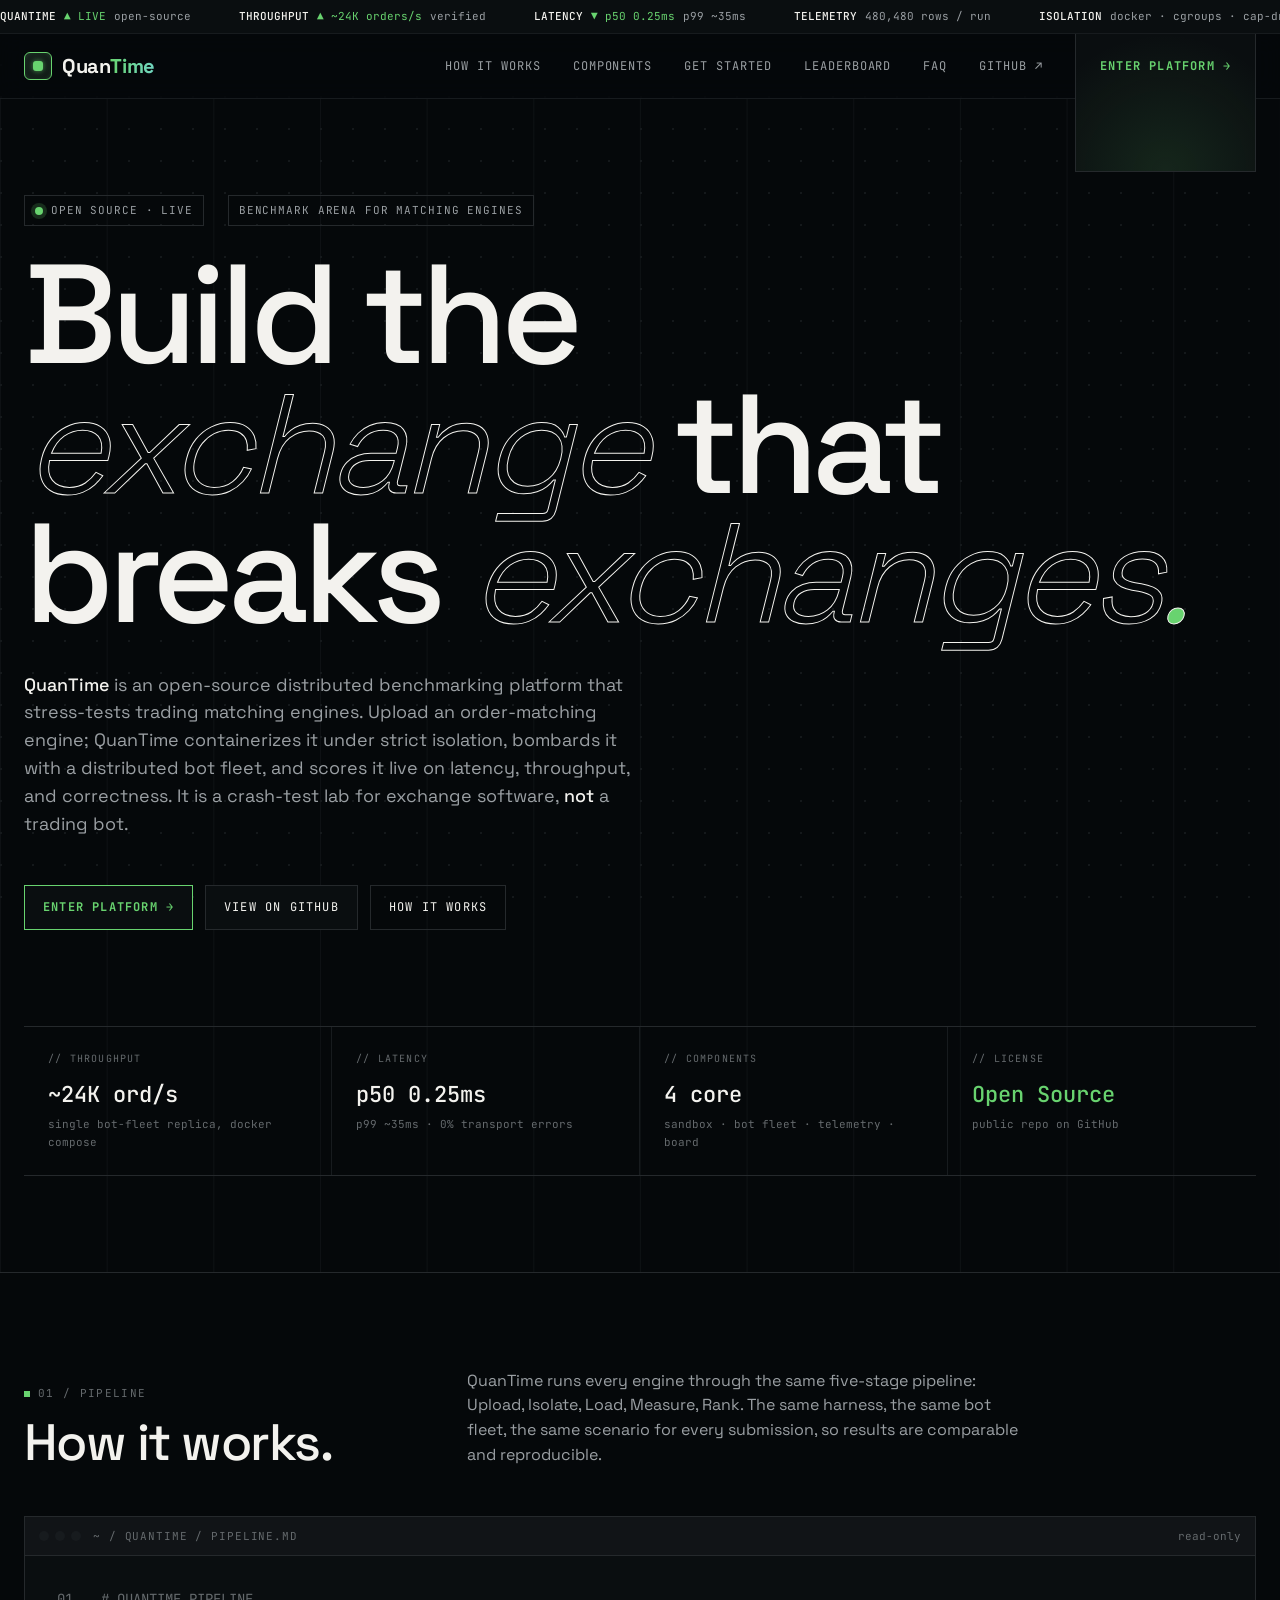
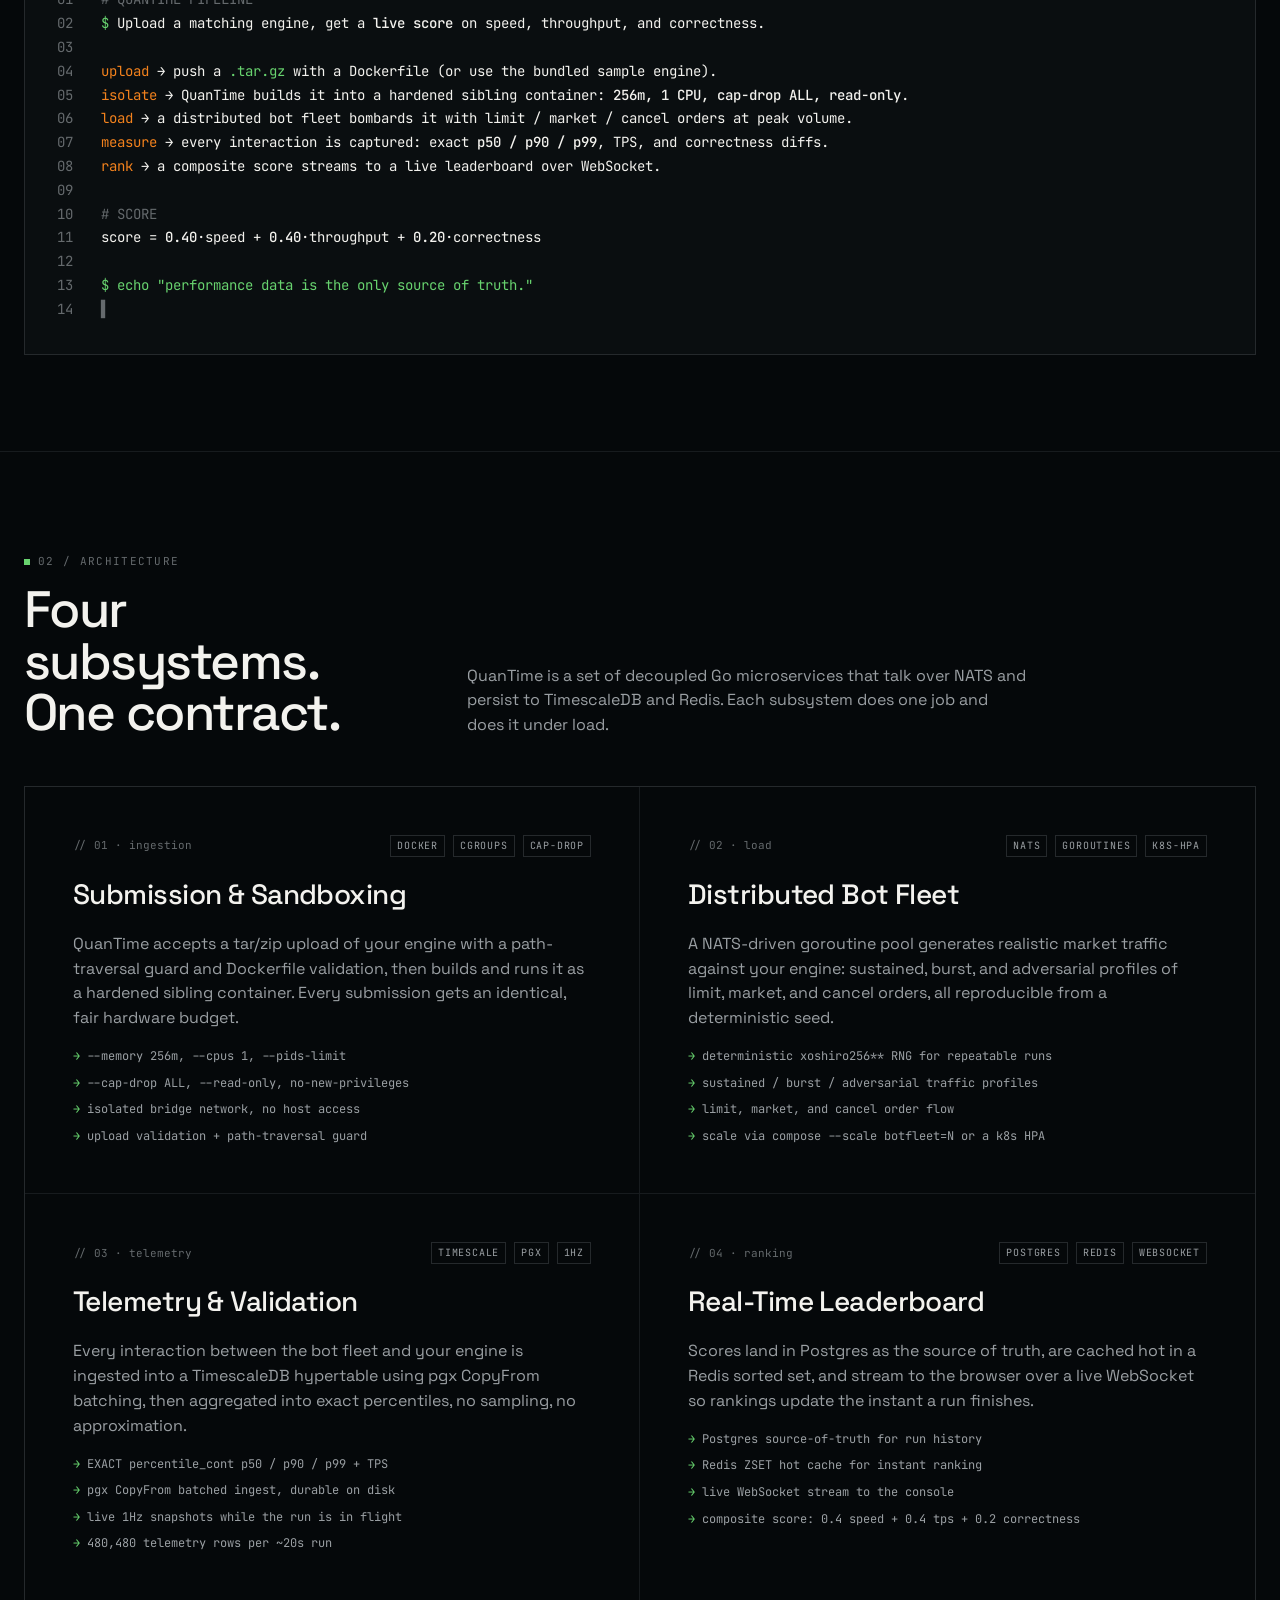
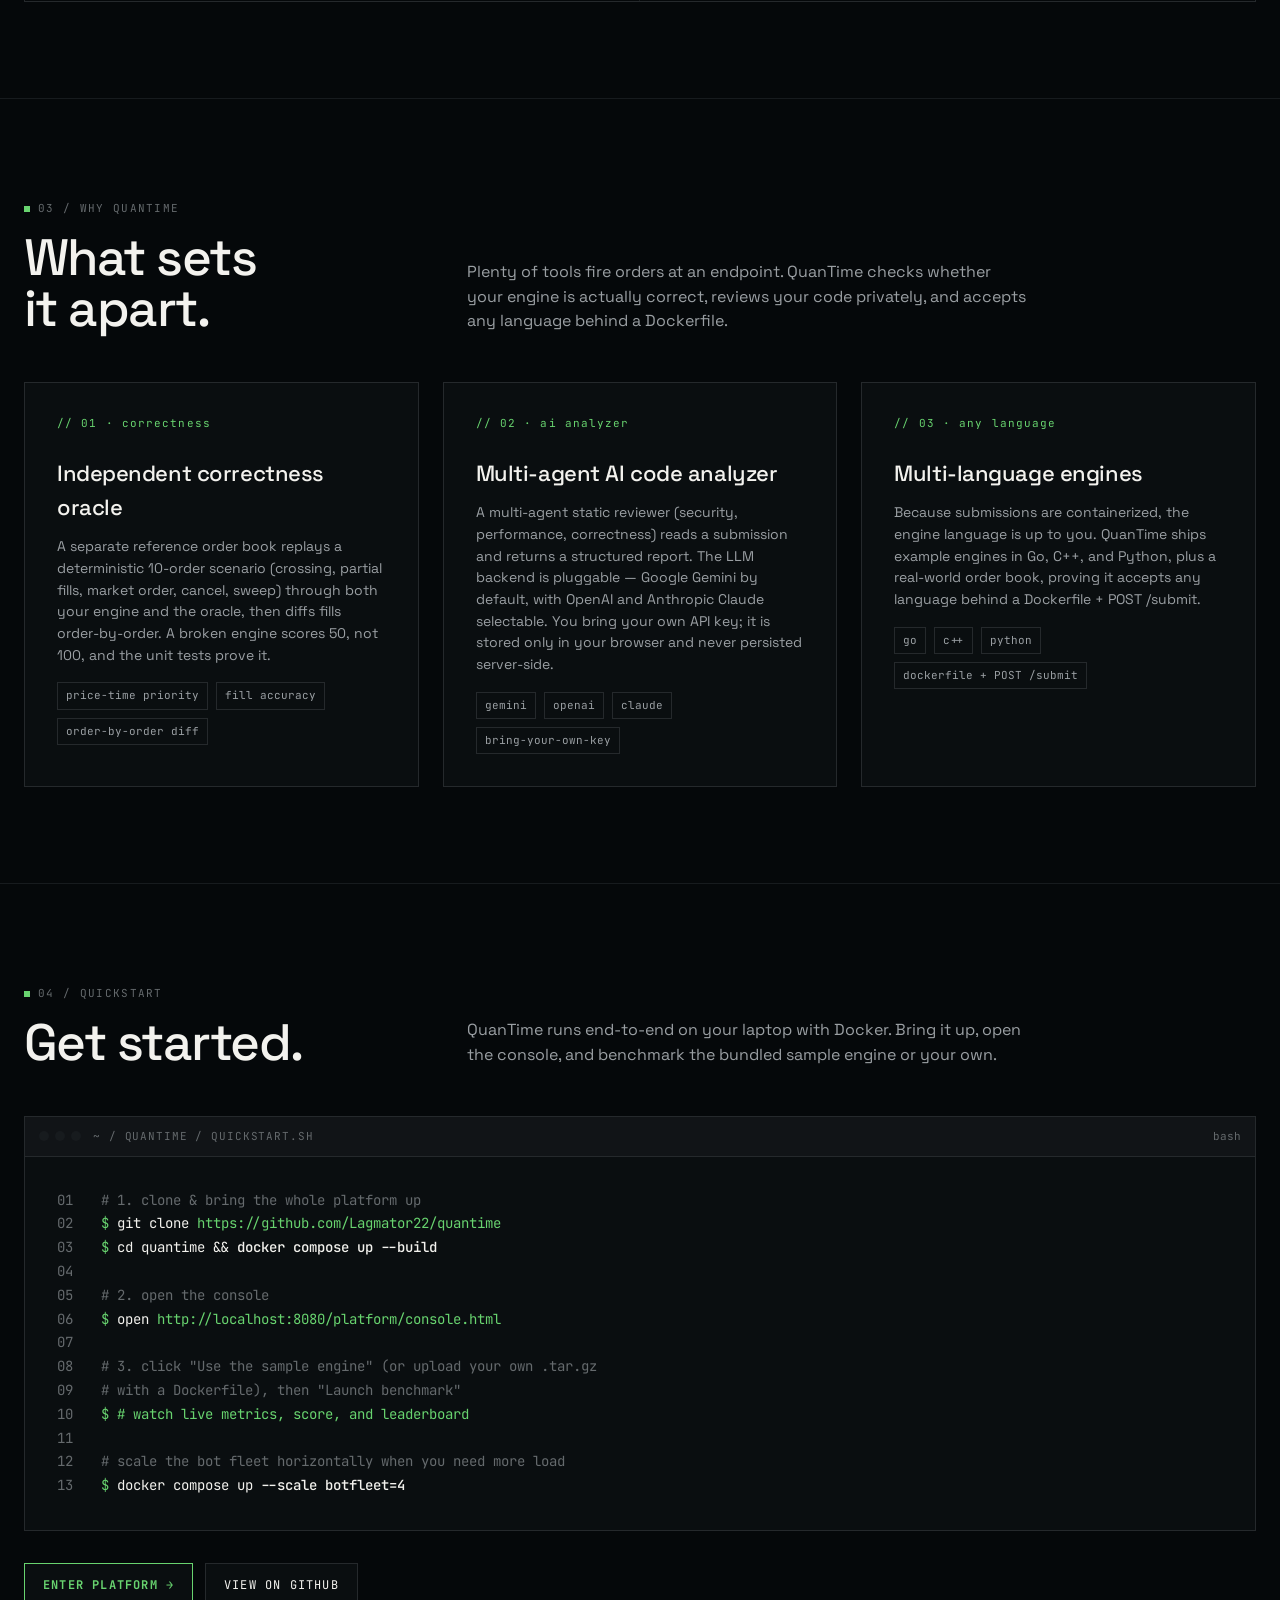
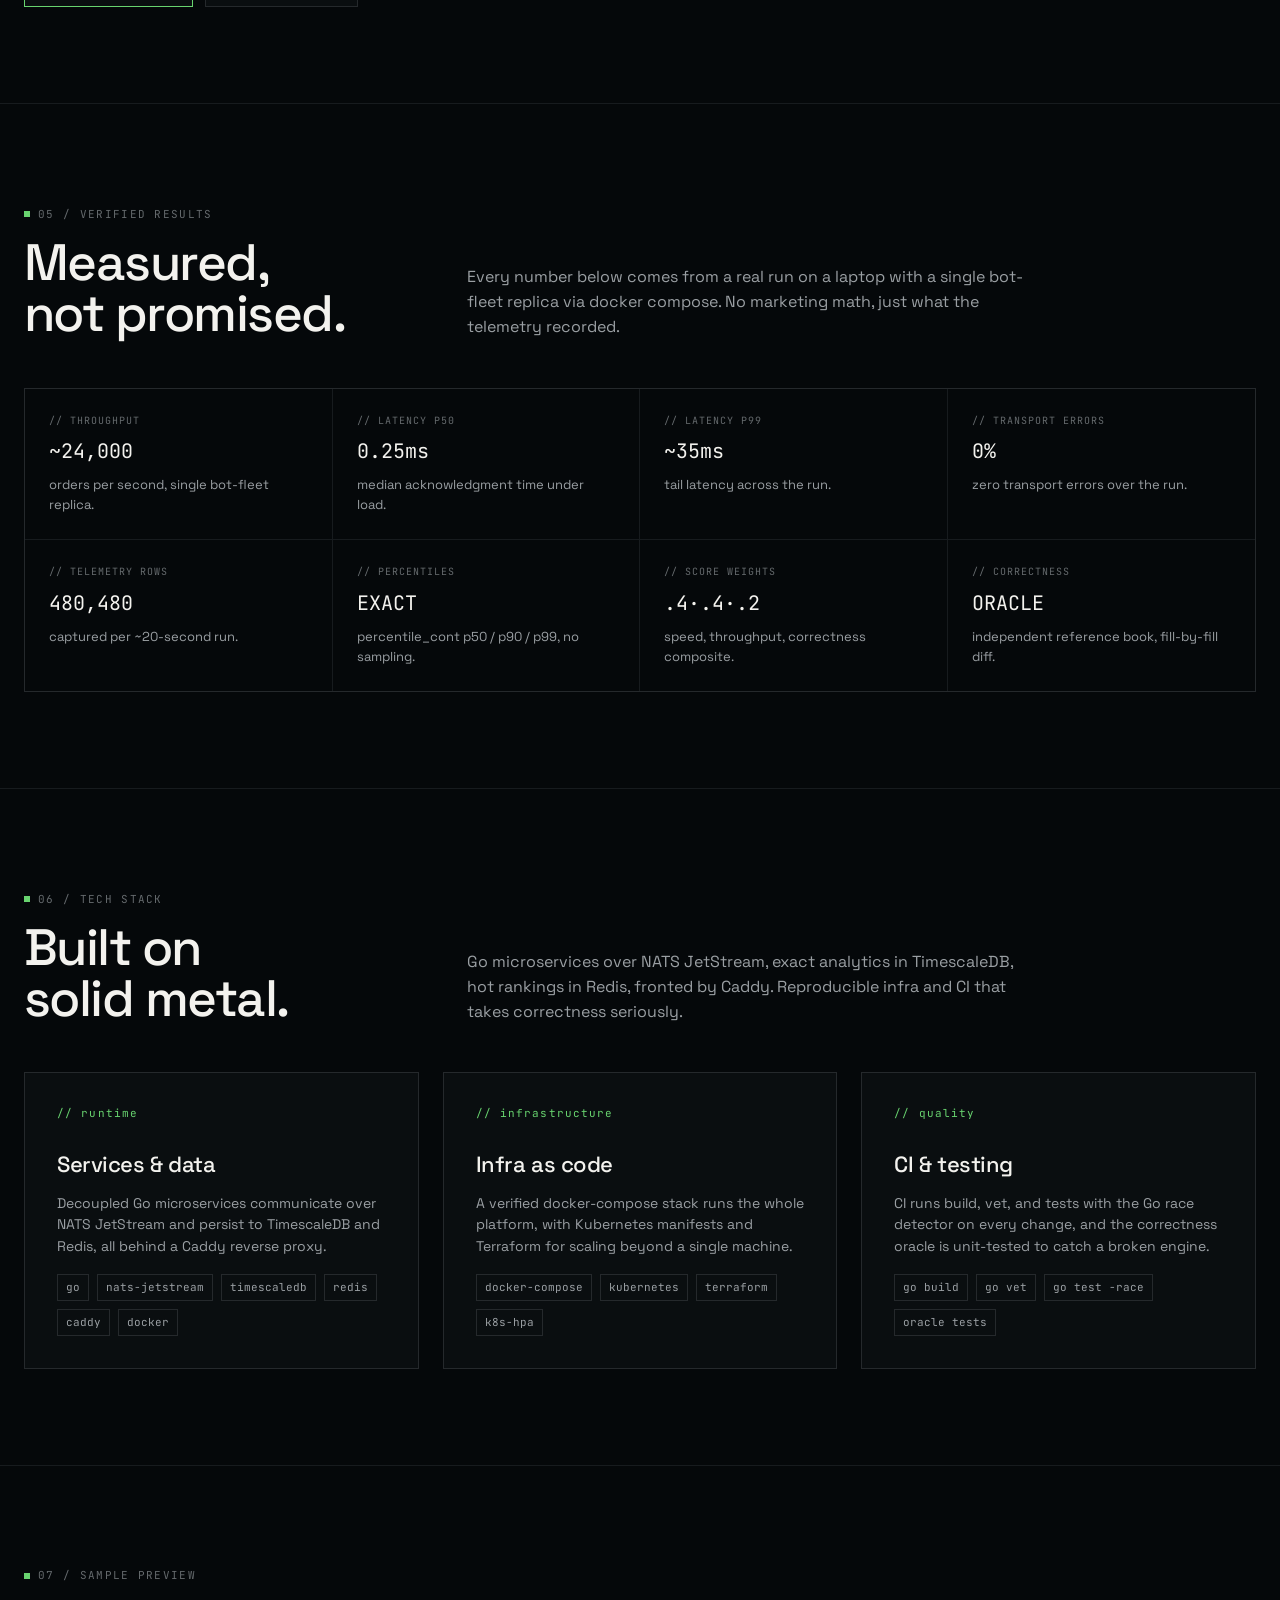
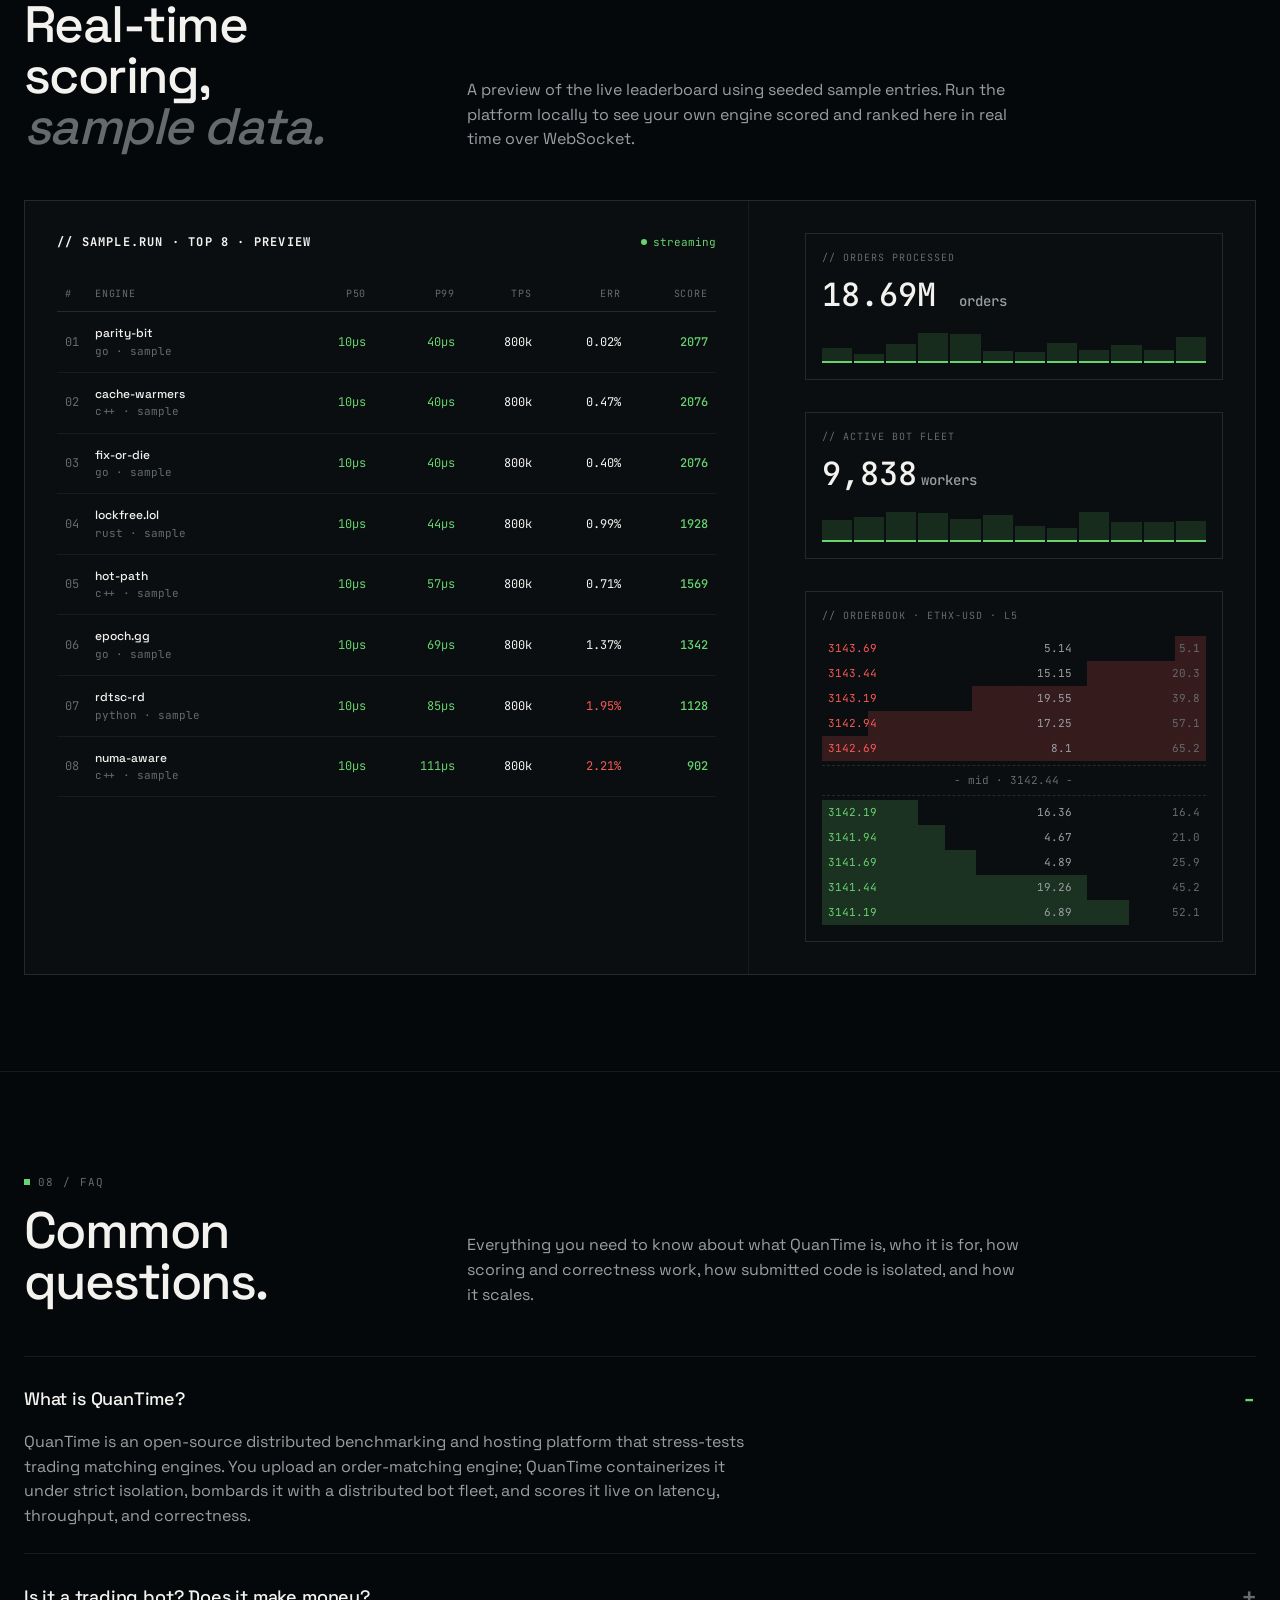
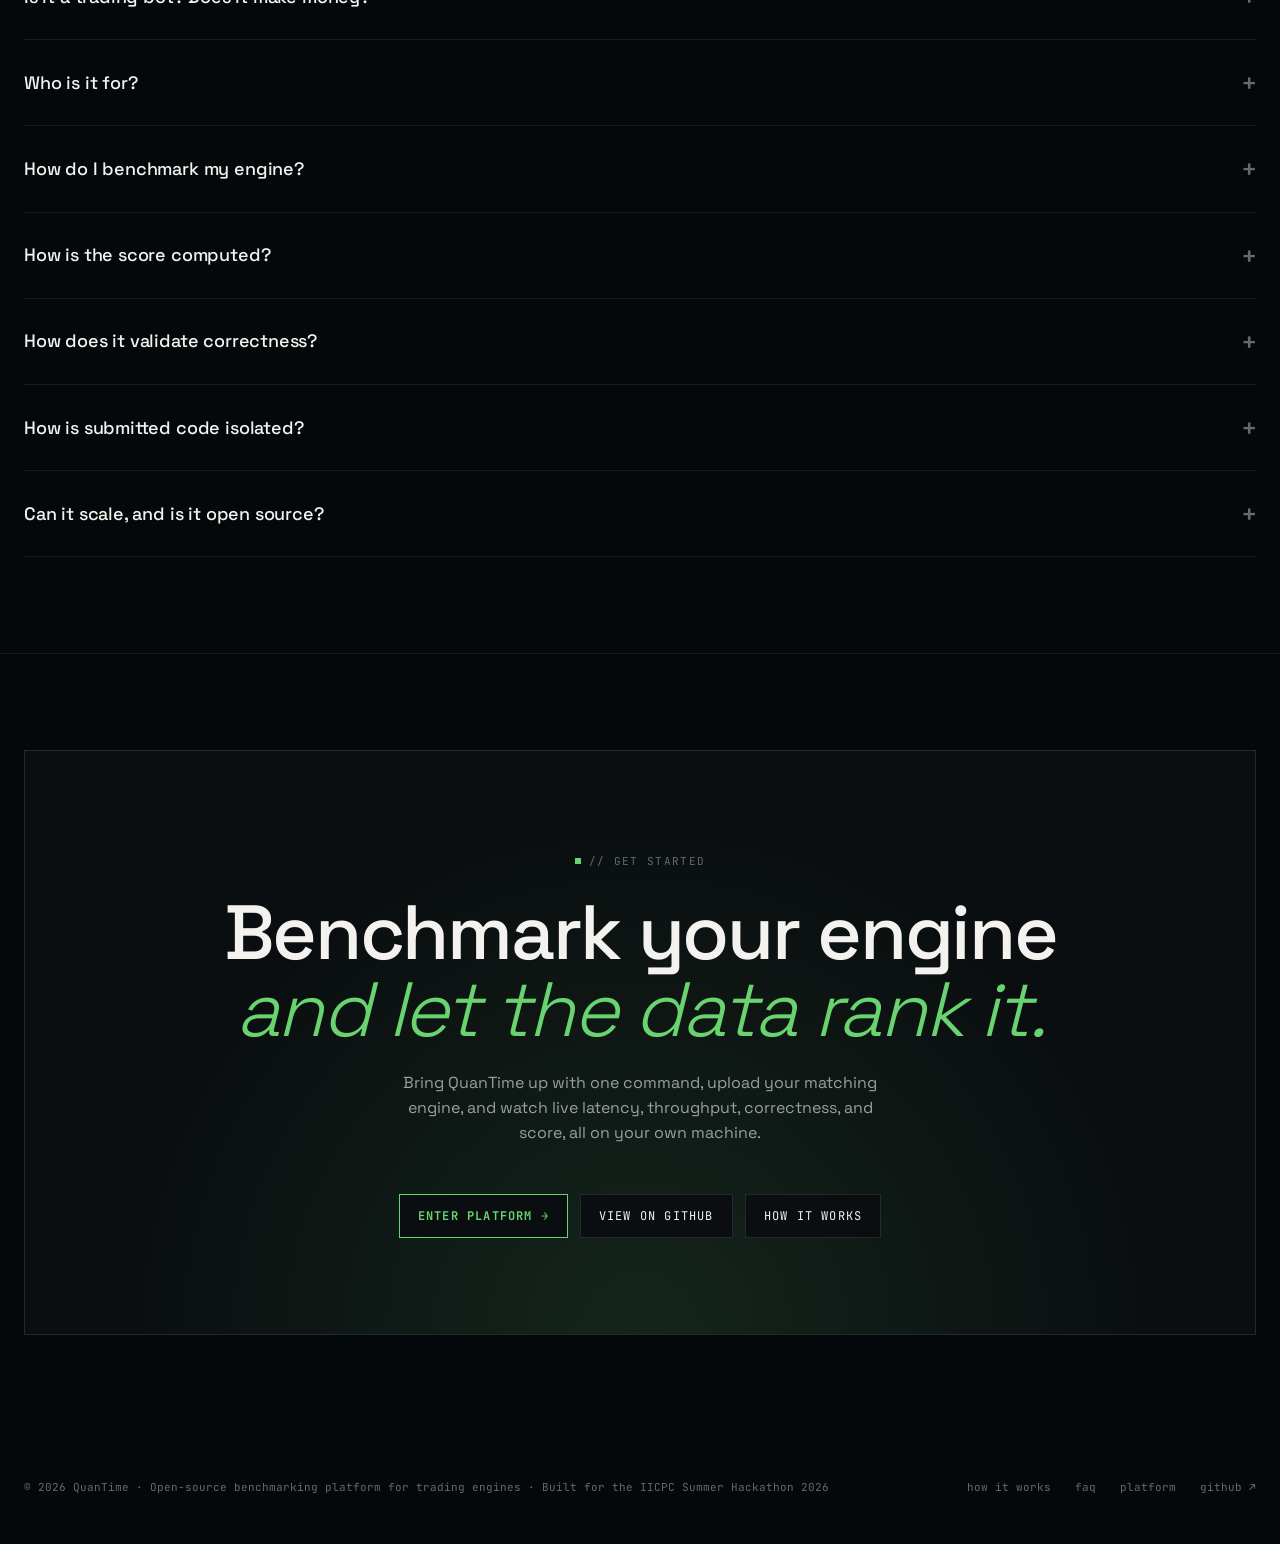
<file: frontend/index.html>
<!DOCTYPE html>
<html lang="en">
<head>
<meta charset="UTF-8" />
<meta name="viewport" content="width=device-width, initial-scale=1.0" />
<title>QuanTime - Distributed Benchmarking Platform for Trading Engines</title>
<meta name="description" content="QuanTime is an open-source distributed benchmarking platform that stress-tests trading matching engines. Upload an engine, isolate it, bombard it with a bot fleet, and score it live on latency, throughput, and correctness." />

<!-- =====================================================================
     FONT IMPORTS
     ---------------------------------------------------------------------
     Two-font system, no exceptions:
       • Space Grotesk  -> headings, body, UI copy
       • JetBrains Mono -> data, labels, code, decorative monospace bits
     If you swap fonts, also update --font-sans / --font-mono below.
===================================================================== -->
<link rel="preconnect" href="https://fonts.googleapis.com" />
<link rel="preconnect" href="https://fonts.gstatic.com" crossorigin />
<link href="https://fonts.googleapis.com/css2?family=Space+Grotesk:wght@300;400;500;600;700&family=JetBrains+Mono:wght@300;400;500;600&display=swap" rel="stylesheet" />

<style>
/* =====================================================================
   1. DESIGN TOKENS  ( edit colors / fonts / radii here once )
   --------------------------------------------------------------------- */
:root {
  /* -- Color: cool-dark base, single phosphor-green accent -- */
  --bg:        oklch(13% 0.008 240);   /* page background */
  --bg-2:      oklch(16% 0.008 240);   /* raised surfaces */
  --bg-3:      oklch(19% 0.008 240);   /* hover / inputs */
  --line:      oklch(28% 0.008 240);   /* hairlines */
  --line-soft: oklch(22% 0.008 240);   /* faint dividers */
  --text:      oklch(96% 0.005 90);    /* primary text (warm off-white) */
  --text-mute: oklch(70% 0.008 240);   /* secondary text */
  --text-dim:  oklch(52% 0.008 240);   /* tertiary / labels */

  --accent:     oklch(78% 0.17 145);   /* phosphor green - primary accent */
  --accent-dim: oklch(78% 0.17 145 / 0.15);
  --warn:       oklch(72% 0.17 55);    /* amber - secondary signal */
  --alert:      oklch(68% 0.20 25);    /* red  - stress / sell-side */

  /* -- Type -- */
  --font-sans: "Space Grotesk", system-ui, -apple-system, sans-serif;
  --font-mono: "JetBrains Mono", ui-monospace, "SF Mono", Menlo, monospace;

  /* -- Spacing scale (8px-based, but a little tighter at small sizes) -- */
  --s-1: 4px; --s-2: 8px; --s-3: 12px; --s-4: 16px; --s-5: 24px;
  --s-6: 32px; --s-7: 48px; --s-8: 64px; --s-9: 96px; --s-10: 128px;

  --radius: 4px;            /* keep tight - engineering, not consumer */
  --radius-lg: 8px;
  --max-w: 1280px;          /* page max width */
}

/* =====================================================================
   2. RESET + BASE
   --------------------------------------------------------------------- */
*, *::before, *::after { box-sizing: border-box; margin: 0; padding: 0; }
html { scroll-behavior: smooth; -webkit-font-smoothing: antialiased; }
body {
  font-family: var(--font-sans);
  font-size: 16px;
  line-height: 1.55;
  color: var(--text);
  background: var(--bg);
  /* Subtle dotted grid baked into the page bg - gives the whole site
     a "data-room" feel without using an image. */
  background-image:
    radial-gradient(circle at 1px 1px, oklch(28% 0.008 240 / 0.5) 1px, transparent 0);
  background-size: 32px 32px;
  background-attachment: fixed;
  overflow-x: hidden;
}
a { color: inherit; text-decoration: none; }
button { font: inherit; color: inherit; background: none; border: 0; cursor: pointer; }
img, svg { display: block; max-width: 100%; }

/* Selection - make it on-brand */
::selection { background: var(--accent); color: var(--bg); }

/* Scroll bar - subtle dark */
::-webkit-scrollbar { width: 10px; height: 10px; }
::-webkit-scrollbar-track { background: var(--bg); }
::-webkit-scrollbar-thumb { background: var(--line); border-radius: 0; }
::-webkit-scrollbar-thumb:hover { background: var(--line-soft); }

/* =====================================================================
   3. UTILITY / LAYOUT PRIMITIVES
   --------------------------------------------------------------------- */
.wrap { max-width: var(--max-w); margin: 0 auto; padding: 0 var(--s-5); }
.mono { font-family: var(--font-mono); font-feature-settings: "ss01", "cv11"; }
.eyebrow {
  font-family: var(--font-mono);
  font-size: 11px;
  text-transform: uppercase;
  letter-spacing: 0.12em;
  color: var(--text-dim);
  display: inline-flex;
  align-items: center;
  gap: var(--s-2);
}
.eyebrow::before {
  /* Small green square dot before every eyebrow tag */
  content: "";
  width: 6px; height: 6px;
  background: var(--accent);
  display: inline-block;
}
.divider { height: 1px; background: var(--line-soft); }

/* =====================================================================
   4. TOP TICKER BAR
   ---------------------------------------------------------------------
   Fake "market data" tape that scrolls indefinitely. Built from a
   single track that's duplicated so the loop is seamless. Edit the
   .ticker-track > .ticker-item list to change the ticker contents.
===================================================================== */
.ticker {
  position: sticky; top: 0; z-index: 50;
  background: var(--bg-2);
  border-bottom: 1px solid var(--line-soft);
  font-family: var(--font-mono);
  font-size: 11px;
  overflow: hidden;
  white-space: nowrap;
}
.ticker-track {
  display: inline-flex;
  gap: var(--s-7);
  padding: 8px 0;
  /* Duration controls scroll speed; lower = faster */
  animation: ticker-scroll 60s linear infinite;
}
.ticker-item {
  display: inline-flex; align-items: center; gap: var(--s-2);
  color: var(--text-mute);
}
.ticker-item .sym { color: var(--text); font-weight: 500; }
.ticker-item .up { color: var(--accent); }
.ticker-item .down { color: var(--alert); }
@keyframes ticker-scroll {
  from { transform: translateX(0); }
  to   { transform: translateX(-50%); } /* exactly half because we duplicate */
}

/* =====================================================================
   5. NAV
   --------------------------------------------------------------------- */
.nav {
  position: sticky; top: 32px; z-index: 40;
  backdrop-filter: blur(12px);
  background: oklch(13% 0.008 240 / 0.7);
  border-bottom: 1px solid var(--line-soft);
}
.nav-inner {
  display: flex; align-items: center; justify-content: space-between;
  height: 64px;
}
.logo {
  display: inline-flex; align-items: center; gap: 10px;
  font-weight: 700; letter-spacing: -0.02em; font-size: 20px;
}
.logo-mark {
  /* rounded chip: accent border + centered phosphor block + inner glow */
  width: 28px; height: 28px; border-radius: 6px;
  background: linear-gradient(150deg, var(--bg-3), var(--bg-2));
  border: 1px solid var(--accent);
  box-shadow: inset 0 0 10px color-mix(in oklab, var(--accent) 22%, transparent);
  position: relative; flex: 0 0 auto;
}
.logo-mark::after {
  content: ""; position: absolute; inset: 8px;
  background: var(--accent); border-radius: 3px;
  box-shadow: 0 0 6px color-mix(in oklab, var(--accent) 80%, transparent);
}
.logo .wm-time {
  background: linear-gradient(90deg, var(--accent), color-mix(in oklab, var(--accent) 45%, #7dd3fc));
  -webkit-background-clip: text; background-clip: text;
  -webkit-text-fill-color: transparent;
}
.nav-links { display: flex; gap: var(--s-6); align-items: center; }
.nav-link {
  font-family: var(--font-mono); font-size: 12px;
  color: var(--text-mute); text-transform: uppercase;
  letter-spacing: 0.08em;
  transition: color .15s ease;
  white-space: nowrap;
}
.nav-link:hover { color: var(--accent); }
/* Narrow-desktop band (900–1180px): drop the secondary links so the
   primary CTA always stays on screen. Mobile breakpoint below it. */
@media (max-width: 1180px) {
  .nav-links { gap: var(--s-5); }
  .nav-links .nav-link:not(.cta):not(.platform-link) { display: none; }
}
@media (max-width: 760px) {
  .nav-links .nav-link:not(.cta) { display: none; }
  .nav-links { gap: var(--s-3); }
}

/* -- Buttons (used in nav + hero + CTA) --------------------- */
.btn {
  display: inline-flex; align-items: center; gap: var(--s-2);
  padding: 12px 18px;
  font-family: var(--font-mono); font-size: 12px;
  text-transform: uppercase; letter-spacing: 0.1em;
  border: 1px solid var(--line);
  background: var(--bg-2);
  transition: all .15s ease;
}
.btn:hover { border-color: var(--accent); color: var(--accent); }
.btn-primary {
  background: var(--bg-2);
  color: var(--accent);            /* phosphor green text - matches site theme */
  border-color: var(--accent);
  font-weight: 700;
  isolation: isolate;
  position: relative;
  z-index: 1;
}
.btn-primary:hover {
  background: var(--accent);
  border-color: var(--accent);
  color: var(--bg);
}
.btn .arrow { transition: transform .15s ease; }
.btn:hover .arrow { transform: translateX(3px); }

/* =====================================================================
   6. HERO
   ---------------------------------------------------------------------
   Big-type display, two-column meta strip below, decorative scan-line
   grid in the background.
===================================================================== */
.hero {
  position: relative;
  padding: var(--s-9) 0 var(--s-9);
  border-bottom: 1px solid var(--line-soft);
  overflow: hidden;
}
.hero-grid {
  /* Decorative scan-line column overlay */
  position: absolute; inset: 0;
  background-image:
    linear-gradient(to right, var(--line-soft) 1px, transparent 1px);
  background-size: calc(100% / 12) 100%;
  opacity: 0.5;
  pointer-events: none;
}
.hero-eyebrow {
  display: flex; gap: var(--s-5); align-items: center;
  margin-bottom: var(--s-5);
  flex-wrap: wrap;
}
.hero-eyebrow .pill {
  display: inline-flex; align-items: center; gap: var(--s-2);
  padding: 6px 10px;
  border: 1px solid var(--line);
  font-family: var(--font-mono); font-size: 11px;
  color: var(--text-mute);
  text-transform: uppercase; letter-spacing: 0.08em;
}
.pill .dot {
  width: 8px; height: 8px; border-radius: 50%;
  background: var(--accent);
  box-shadow: 0 0 0 4px oklch(78% 0.17 145 / 0.18);
  animation: pulse 1.6s ease-in-out infinite;
}
@keyframes pulse {
  50% { box-shadow: 0 0 0 8px oklch(78% 0.17 145 / 0); }
}

.hero h1 {
  font-size: clamp(56px, 11vw, 168px);
  line-height: 0.92;
  letter-spacing: -0.045em;
  font-weight: 500;
  margin-bottom: var(--s-6);
}
.hero h1 .accent {
  /* Outline treatment for the second line - keeps the headline
     dense without doubling type weight. */
  -webkit-text-stroke: 1px var(--text);
  color: transparent;
  font-style: italic;
  font-weight: 300;
}
.hero h1 .punc { color: var(--accent); }

.hero-lede {
  max-width: 640px;
  font-size: clamp(16px, 1.4vw, 19px);
  color: var(--text-mute);
  margin-bottom: var(--s-7);
  text-wrap: pretty;
}
.hero-lede strong { color: var(--text); font-weight: 500; }

.hero-actions { display: flex; gap: var(--s-3); flex-wrap: wrap; }

/* -- Hero meta strip (product stats) -- */
.hero-meta {
  margin-top: var(--s-9);
  border-top: 1px solid var(--line);
  border-bottom: 1px solid var(--line);
  display: grid;
  grid-template-columns: repeat(4, 1fr);
}
.hero-meta .cell {
  padding: var(--s-5) var(--s-5);
  border-right: 1px solid var(--line-soft);
}
.hero-meta .cell:last-child { border-right: 0; }
.hero-meta .cell .label {
  font-family: var(--font-mono); font-size: 10px;
  text-transform: uppercase; letter-spacing: 0.12em;
  color: var(--text-dim);
  margin-bottom: var(--s-3);
}
.hero-meta .cell .value {
  font-family: var(--font-mono); font-size: 22px;
  font-weight: 500; color: var(--text);
}
.hero-meta .cell .sub {
  font-family: var(--font-mono); font-size: 11px;
  color: var(--text-dim); margin-top: 4px;
}
@media (max-width: 760px) {
  .hero-meta { grid-template-columns: repeat(2, 1fr); }
  .hero-meta .cell { border-bottom: 1px solid var(--line-soft); }
  .hero-meta .cell:nth-child(2) { border-right: 0; }
}

/* =====================================================================
   7. SECTION SCAFFOLD (used by all sections below the hero)
   --------------------------------------------------------------------- */
section { padding: var(--s-9) 0; border-bottom: 1px solid var(--line-soft); }
.section-head {
  display: grid;
  grid-template-columns: 1fr 2fr;
  gap: var(--s-7);
  margin-bottom: var(--s-7);
  align-items: end;
}
.section-head h2 {
  font-size: clamp(32px, 4vw, 56px);
  line-height: 1; letter-spacing: -0.03em;
  font-weight: 500;
  text-wrap: balance;
}
.section-head .section-lede {
  color: var(--text-mute); font-size: 16px; max-width: 56ch;
  text-wrap: pretty;
}
@media (max-width: 760px) {
  .section-head { grid-template-columns: 1fr; gap: var(--s-4); }
}

/* =====================================================================
   8. THE MISSION  (terminal-style block)
   --------------------------------------------------------------------- */
.terminal {
  background: var(--bg-2);
  border: 1px solid var(--line);
  font-family: var(--font-mono);
  font-size: 14px;
  line-height: 1.7;
}
.terminal-bar {
  display: flex; align-items: center; gap: var(--s-3);
  padding: 10px 14px;
  border-bottom: 1px solid var(--line);
  background: var(--bg-3);
}
.terminal-bar .dots { display: flex; gap: 6px; }
.terminal-bar .dots span {
  width: 10px; height: 10px; border-radius: 50%;
  background: var(--line-soft);
}
.terminal-bar .title {
  font-size: 11px; color: var(--text-dim);
  text-transform: uppercase; letter-spacing: 0.08em;
}
.terminal-body { padding: var(--s-6); }
.terminal-body .ln { display: flex; gap: var(--s-3); }
.terminal-body .ln .num {
  width: 32px; color: var(--text-dim); user-select: none; flex-shrink: 0;
}
.terminal-body .prompt { color: var(--accent); }
.terminal-body .key { color: var(--warn); }
.terminal-body .str { color: var(--accent); }
.terminal-body .com { color: var(--text-dim); }
.terminal-body p { color: var(--text-mute); margin: 0 0 var(--s-3); }
.terminal-body .hl { color: var(--text); font-weight: 500; }

/* =====================================================================
   9. ARCHITECTURE COMPONENTS  (4 cards in a 2x2 grid)
   --------------------------------------------------------------------- */
.components {
  display: grid;
  grid-template-columns: repeat(2, 1fr);
  gap: 0;
  border: 1px solid var(--line);
}
@media (max-width: 760px) {
  .components { grid-template-columns: 1fr; }
}
.component {
  padding: var(--s-7);
  border-right: 1px solid var(--line-soft);
  border-bottom: 1px solid var(--line-soft);
  position: relative;
  transition: background .2s ease;
}
.component:nth-child(2n) { border-right: 0; }
.component:nth-child(n+3) { border-bottom: 0; }
@media (max-width: 760px) {
  .component { border-right: 0; border-bottom: 1px solid var(--line-soft); }
  .component:last-child { border-bottom: 0; }
}
.component:hover { background: var(--bg-2); }
.component .index {
  font-family: var(--font-mono); font-size: 11px;
  color: var(--text-dim); margin-bottom: var(--s-4);
  display: flex; justify-content: space-between; align-items: center;
}
.component .index .tags {
  display: inline-flex; gap: var(--s-2);
}
.component .index .tags span {
  border: 1px solid var(--line);
  padding: 2px 6px; font-size: 10px;
  color: var(--text-mute);
  text-transform: uppercase; letter-spacing: 0.08em;
}
.component h3 {
  font-size: 28px; font-weight: 500; letter-spacing: -0.02em;
  margin-bottom: var(--s-4); text-wrap: balance;
}
.component p { color: var(--text-mute); margin-bottom: var(--s-4); }
.component ul {
  list-style: none;
  font-family: var(--font-mono); font-size: 12px;
  color: var(--text-mute);
  display: grid; gap: var(--s-2);
}
.component ul li::before {
  content: "→ "; color: var(--accent);
}

/* =====================================================================
   10. LIVE LEADERBOARD MOCKUP
   ---------------------------------------------------------------------
   Animated mock to convey "real-time scoring." All numbers are JS-
   generated in §13 and tick on a setInterval. Edit the team list in
   the leaderboardData array there to change content.
===================================================================== */
.lb {
  display: grid;
  grid-template-columns: 1.5fr 1fr;
  gap: var(--s-5);
  border: 1px solid var(--line);
  background: var(--bg-2);
}
@media (max-width: 980px) {
  .lb { grid-template-columns: 1fr; }
}
.lb-main { padding: var(--s-6); border-right: 1px solid var(--line-soft); }
@media (max-width: 980px) {
  .lb-main { border-right: 0; border-bottom: 1px solid var(--line-soft); }
}
.lb-side { padding: var(--s-6); display: grid; gap: var(--s-6); align-content: start; }

.lb-head {
  display: flex; justify-content: space-between; align-items: center;
  margin-bottom: var(--s-5);
}
.lb-head h4 {
  font-family: var(--font-mono); font-size: 12px;
  text-transform: uppercase; letter-spacing: 0.1em;
  color: var(--text);
}
.lb-head .live {
  display: inline-flex; align-items: center; gap: 6px;
  font-family: var(--font-mono); font-size: 11px;
  color: var(--accent);
}
.lb-head .live::before {
  content: ""; width: 6px; height: 6px;
  background: var(--accent); border-radius: 50%;
  animation: pulse 1.4s ease-in-out infinite;
}

/* -- Leaderboard table -- */
.lb-table { width: 100%; border-collapse: collapse; font-family: var(--font-mono); font-size: 12px; }
.lb-table th {
  text-align: left; padding: 10px 8px;
  border-bottom: 1px solid var(--line);
  color: var(--text-dim); font-weight: 400;
  text-transform: uppercase; letter-spacing: 0.08em; font-size: 10px;
}
.lb-table th.r, .lb-table td.r { text-align: right; }
.lb-table tbody tr {
  border-bottom: 1px solid var(--line-soft);
  transition: background .15s ease;
}
.lb-table tbody tr:hover { background: var(--bg-3); }
.lb-table td { padding: 12px 8px; color: var(--text); }
.lb-table .rank { color: var(--text-dim); width: 28px; }
.lb-table .team { color: var(--text); font-weight: 500; font-family: var(--font-sans); }
.lb-table .meta { color: var(--text-dim); font-size: 11px; }
.lb-table .score { color: var(--accent); font-weight: 500; }
.lb-table .lat-good { color: var(--accent); }
.lb-table .lat-bad { color: var(--alert); }
.lb-table tr.flash { background: oklch(78% 0.17 145 / 0.08); }

/* -- Side metrics -- */
.metric { border: 1px solid var(--line); padding: var(--s-4); }
.metric .l { font-family: var(--font-mono); font-size: 10px; text-transform: uppercase; color: var(--text-dim); letter-spacing: 0.1em; margin-bottom: 4px; }
.metric .v { font-family: var(--font-mono); font-size: 32px; font-weight: 500; }
.metric .v small { font-size: 14px; color: var(--text-mute); margin-left: 4px; }
.metric .bar {
  margin-top: var(--s-3);
  display: flex; gap: 2px; align-items: end; height: 32px;
}
.metric .bar span {
  flex: 1; background: var(--accent-dim);
  border-bottom: 2px solid var(--accent);
  transition: height .4s ease;
}

/* -- Mini order book -- */
.book { font-family: var(--font-mono); font-size: 11px; }
.book h5 { font-size: 10px; text-transform: uppercase; color: var(--text-dim); letter-spacing: 0.1em; margin-bottom: var(--s-3); font-weight: 400; }
.book-row {
  display: grid; grid-template-columns: 1fr 1fr 1fr;
  padding: 4px 6px; gap: var(--s-3);
  position: relative; overflow: hidden;
}
.book-row::before {
  /* Depth bar - width set via inline style by JS */
  content: ""; position: absolute; right: 0; top: 0; bottom: 0;
  background: oklch(68% 0.20 25 / 0.15);
  z-index: 0;
}
.book-row.bid::before { background: oklch(78% 0.17 145 / 0.12); left: 0; right: auto; }
.book-row > * { position: relative; z-index: 1; }
.book-row .px { color: var(--text); }
.book-row.bid .px { color: var(--accent); }
.book-row.ask .px { color: var(--alert); }
.book-row .sz { color: var(--text-mute); text-align: right; }
.book-row .tot { color: var(--text-dim); text-align: right; }
.book-mid {
  text-align: center; padding: 6px;
  font-size: 11px; color: var(--text-dim);
  border-top: 1px dashed var(--line);
  border-bottom: 1px dashed var(--line);
  margin: 4px 0;
}

/* =====================================================================
   11. TIMELINE
   --------------------------------------------------------------------- */
.timeline {
  display: grid;
  grid-template-columns: repeat(5, 1fr);
  border: 1px solid var(--line);
}
@media (max-width: 980px) { .timeline { grid-template-columns: 1fr; } }
.tl-step {
  padding: var(--s-5);
  border-right: 1px solid var(--line-soft);
  position: relative;
}
.tl-step:last-child { border-right: 0; }
@media (max-width: 980px) {
  .tl-step { border-right: 0; border-bottom: 1px solid var(--line-soft); }
  .tl-step:last-child { border-bottom: 0; }
}
.tl-step.active { background: var(--bg-2); }
.tl-step.active::before {
  content: ""; position: absolute; top: 0; left: 0; right: 0;
  height: 2px; background: var(--accent);
}
.tl-step .date {
  font-family: var(--font-mono); font-size: 11px;
  color: var(--text-dim); text-transform: uppercase;
  letter-spacing: 0.1em; margin-bottom: var(--s-3);
  display: flex; justify-content: space-between;
}
.tl-step .date .stamp { color: var(--accent); }
.tl-step h4 {
  font-size: 18px; font-weight: 500; margin-bottom: var(--s-2);
  letter-spacing: -0.01em;
}
.tl-step p { color: var(--text-mute); font-size: 13px; }

/* =====================================================================
   12. DELIVERABLES + RULES + FAQ + CTA + FOOTER
   --------------------------------------------------------------------- */
.deliverables {
  display: grid; grid-template-columns: repeat(3, 1fr); gap: var(--s-5);
}
@media (max-width: 760px) { .deliverables { grid-template-columns: 1fr; } }
.del {
  border: 1px solid var(--line);
  padding: var(--s-6);
  background: var(--bg-2);
  position: relative;
}
.del .num {
  font-family: var(--font-mono); font-size: 11px;
  color: var(--accent); margin-bottom: var(--s-5);
  letter-spacing: 0.1em;
}
.del h4 {
  font-size: 22px; font-weight: 500; margin-bottom: var(--s-3);
  letter-spacing: -0.02em;
}
.del p { color: var(--text-mute); font-size: 14px; margin-bottom: var(--s-4); }
.del .stack {
  display: flex; flex-wrap: wrap; gap: var(--s-2);
  font-family: var(--font-mono); font-size: 11px;
}
.del .stack span {
  padding: 4px 8px; border: 1px solid var(--line);
  color: var(--text-mute);
}

/* -- Rules grid -- */
.rules {
  display: grid; grid-template-columns: repeat(4, 1fr);
  border: 1px solid var(--line);
}
@media (max-width: 760px) { .rules { grid-template-columns: repeat(2, 1fr); } }
.rule {
  padding: var(--s-5);
  border-right: 1px solid var(--line-soft);
  border-bottom: 1px solid var(--line-soft);
}
.rule:nth-child(4n) { border-right: 0; }
.rule:nth-child(n+5) { border-bottom: 0; }
@media (max-width: 760px) {
  .rule:nth-child(2n) { border-right: 0; }
  .rule:nth-child(2n+1) { border-right: 1px solid var(--line-soft); }
  .rule:nth-child(n+3) { border-bottom: 0; }
  .rule:nth-child(3), .rule:nth-child(4) { border-bottom: 1px solid var(--line-soft); }
}
.rule .k { font-family: var(--font-mono); font-size: 10px; color: var(--text-dim); text-transform: uppercase; letter-spacing: 0.1em; margin-bottom: var(--s-2); }
.rule .v { font-family: var(--font-mono); font-size: 20px; color: var(--text); margin-bottom: var(--s-2); }
.rule p { font-size: 13px; color: var(--text-mute); }

/* -- FAQ (details/summary, no JS) -- */
.faq { border-top: 1px solid var(--line-soft); }
.faq details {
  border-bottom: 1px solid var(--line-soft);
  padding: var(--s-5) 0;
}
.faq summary {
  list-style: none;
  cursor: pointer;
  display: flex; justify-content: space-between; align-items: center;
  font-size: 18px; font-weight: 500; letter-spacing: -0.01em;
  text-wrap: balance;
}
.faq summary::-webkit-details-marker { display: none; }
.faq summary::after {
  content: "+"; font-family: var(--font-mono); font-size: 24px;
  color: var(--text-dim); transition: transform .2s ease;
}
.faq details[open] summary::after { content: "−"; color: var(--accent); }
.faq details p {
  margin-top: var(--s-3); color: var(--text-mute);
  max-width: 72ch; text-wrap: pretty;
}

/* -- Closing CTA -- */
.cta {
  background:
    radial-gradient(circle at 50% 100%, oklch(78% 0.17 145 / 0.12), transparent 60%),
    var(--bg-2);
  border: 1px solid var(--line);
  padding: var(--s-9) var(--s-5);
  text-align: center;
}
.cta h2 {
  font-size: clamp(40px, 6vw, 88px);
  line-height: 1; letter-spacing: -0.03em; font-weight: 500;
  margin-bottom: var(--s-5); text-wrap: balance;
}
.cta h2 em {
  font-style: italic; font-weight: 300;
  color: var(--accent);
}
.cta p {
  color: var(--text-mute); max-width: 50ch; margin: 0 auto var(--s-7);
}
.cta .actions { display: inline-flex; gap: var(--s-3); flex-wrap: wrap; justify-content: center; }

/* -- Footer -- */
footer { padding: var(--s-7) 0; }
.footer-inner {
  display: flex; justify-content: space-between; align-items: center;
  font-family: var(--font-mono); font-size: 11px;
  color: var(--text-dim); flex-wrap: wrap; gap: var(--s-4);
}
.footer-inner a:hover { color: var(--accent); }
</style>
</head>
<body>

<!-- =====================================================================
     A. TICKER BAR
     ---------------------------------------------------------------------
     Mock market tape. Track is duplicated so the loop is seamless.
     To change items, edit BOTH copies (or convert to JS-rendered).
===================================================================== -->
<div class="ticker" aria-hidden="true">
  <div class="ticker-track">
    <!-- Copy 1 -->
    <span class="ticker-item"><span class="sym">QUANTIME</span> <span class="up">▲ LIVE</span> <span>open-source</span></span>
    <span class="ticker-item"><span class="sym">THROUGHPUT</span> <span class="up">▲ ~24K orders/s</span> <span>verified</span></span>
    <span class="ticker-item"><span class="sym">LATENCY</span> <span class="up">▼ p50 0.25ms</span> <span>p99 ~35ms</span></span>
    <span class="ticker-item"><span class="sym">TELEMETRY</span> <span>480,480 rows / run</span></span>
    <span class="ticker-item"><span class="sym">ISOLATION</span> <span>docker · cgroups · cap-drop ALL</span></span>
    <span class="ticker-item"><span class="sym">CORRECTNESS</span> <span>independent oracle</span></span>
    <span class="ticker-item"><span class="sym">STACK</span> <span>GO · NATS · TIMESCALE · REDIS</span></span>
    <span class="ticker-item"><span class="sym">SCORE</span> <span class="up">0.4 SPEED · 0.4 THROUGHPUT · 0.2 CORRECTNESS</span></span>
    <!-- Copy 2 (must match copy 1 for seamless loop) -->
    <span class="ticker-item"><span class="sym">QUANTIME</span> <span class="up">▲ LIVE</span> <span>open-source</span></span>
    <span class="ticker-item"><span class="sym">THROUGHPUT</span> <span class="up">▲ ~24K orders/s</span> <span>verified</span></span>
    <span class="ticker-item"><span class="sym">LATENCY</span> <span class="up">▼ p50 0.25ms</span> <span>p99 ~35ms</span></span>
    <span class="ticker-item"><span class="sym">TELEMETRY</span> <span>480,480 rows / run</span></span>
    <span class="ticker-item"><span class="sym">ISOLATION</span> <span>docker · cgroups · cap-drop ALL</span></span>
    <span class="ticker-item"><span class="sym">CORRECTNESS</span> <span>independent oracle</span></span>
    <span class="ticker-item"><span class="sym">STACK</span> <span>GO · NATS · TIMESCALE · REDIS</span></span>
    <span class="ticker-item"><span class="sym">SCORE</span> <span class="up">0.4 SPEED · 0.4 THROUGHPUT · 0.2 CORRECTNESS</span></span>
  </div>
</div>

<!-- =====================================================================
     B. NAV
===================================================================== -->
<header class="nav">
  <div class="wrap nav-inner">
    <a href="#" class="logo">
      <span class="logo-mark"></span>
      <span class="wordmark">Quan<span class="wm-time">Time</span></span>
    </a>
    <nav class="nav-links">
      <a class="nav-link" href="#how">How it works</a>
      <a class="nav-link" href="#components">Components</a>
      <a class="nav-link" href="#use">Get started</a>
      <a class="nav-link" href="#leaderboard">Leaderboard</a>
      <a class="nav-link" href="#faq">FAQ</a>
      <a class="nav-link" href="https://github.com/Lagmator22/quantime" target="_blank" rel="noopener">GitHub ↗</a>
      <a class="btn btn-primary nav-link cta" href="platform/console.html">
        Enter platform <span class="arrow">→</span>
      </a>
    </nav>
  </div>
</header>

<!-- =====================================================================
     C. HERO
     ---------------------------------------------------------------------
     Two-line display headline + product lede + CTAs + 4-cell stat strip.
===================================================================== -->
<section class="hero" style="border-bottom: 1px solid var(--line);">
  <div class="hero-grid"></div>
  <div class="wrap" style="position: relative;">
    <div class="hero-eyebrow">
      <span class="pill"><span class="dot"></span>Open Source · Live</span>
      <span class="pill mono">Benchmark Arena for Matching Engines</span>
    </div>

    <h1>
      Build the<br />
      <span class="accent">exchange</span> that<br />
      breaks <span class="accent">exchanges<span class="punc">.</span></span>
    </h1>

    <p class="hero-lede">
      <strong>QuanTime</strong> is an open-source distributed benchmarking
      platform that stress-tests trading matching engines. Upload an
      order-matching engine; QuanTime containerizes it under strict
      isolation, bombards it with a distributed bot fleet, and scores it
      live on latency, throughput, and correctness. It is a crash-test lab
      for exchange software, <strong>not</strong> a trading bot.
    </p>

    <div class="hero-actions">
      <a href="platform/console.html" class="btn btn-primary">
        Enter platform <span class="arrow">→</span>
      </a>
      <a href="https://github.com/Lagmator22/quantime" target="_blank" rel="noopener" class="btn">View on GitHub</a>
      <a href="#how" class="btn btn-ghost" style="background:transparent;">How it works</a>
    </div>

    <!-- -- Product stat strip (verified numbers) -- -->
    <div class="hero-meta">
      <div class="cell">
        <div class="label">// Throughput</div>
        <div class="value">~24K ord/s</div>
        <div class="sub">single bot-fleet replica, docker compose</div>
      </div>
      <div class="cell">
        <div class="label">// Latency</div>
        <div class="value">p50 0.25ms</div>
        <div class="sub">p99 ~35ms · 0% transport errors</div>
      </div>
      <div class="cell">
        <div class="label">// Components</div>
        <div class="value">4 core</div>
        <div class="sub">sandbox · bot fleet · telemetry · board</div>
      </div>
      <div class="cell">
        <div class="label">// License</div>
        <div class="value" style="color: var(--accent);">Open Source</div>
        <div class="sub">public repo on GitHub</div>
      </div>
    </div>
  </div>
</section>

<!-- =====================================================================
     D. HOW IT WORKS - the 5-stage pipeline
===================================================================== -->
<section id="how">
  <div class="wrap">
    <div class="section-head">
      <div>
        <span class="eyebrow">01 / Pipeline</span>
        <h2 style="margin-top: var(--s-3);">How it works.</h2>
      </div>
      <p class="section-lede">
        QuanTime runs every engine through the same five-stage pipeline:
        Upload, Isolate, Load, Measure, Rank. The same harness, the same
        bot fleet, the same scenario for every submission, so results are
        comparable and reproducible.
      </p>
    </div>

    <!-- Terminal-style pipeline block. -->
    <div class="terminal">
      <div class="terminal-bar">
        <div class="dots"><span></span><span></span><span></span></div>
        <div class="title">~ / quantime / pipeline.md</div>
        <div style="margin-left:auto; font-size:11px; color: var(--text-dim);">read-only</div>
      </div>
      <div class="terminal-body">
        <div class="ln"><span class="num">01</span><span><span class="com"># QUANTIME PIPELINE</span></span></div>
        <div class="ln"><span class="num">02</span><span><span class="prompt">$</span> Upload a matching engine, get a <span class="hl">live score</span> on speed, throughput, and correctness.</span></div>
        <div class="ln"><span class="num">03</span><span>&nbsp;</span></div>
        <div class="ln"><span class="num">04</span><span><span class="key">upload</span>   → push a <span class="str">.tar.gz</span> with a Dockerfile (or use the bundled sample engine).</span></div>
        <div class="ln"><span class="num">05</span><span><span class="key">isolate</span>  → QuanTime builds it into a hardened sibling container: <span class="hl">256m, 1 CPU, cap-drop ALL, read-only</span>.</span></div>
        <div class="ln"><span class="num">06</span><span><span class="key">load</span>     → a distributed bot fleet bombards it with limit / market / cancel orders at peak volume.</span></div>
        <div class="ln"><span class="num">07</span><span><span class="key">measure</span>  → every interaction is captured: exact <span class="hl">p50 / p90 / p99</span>, TPS, and correctness diffs.</span></div>
        <div class="ln"><span class="num">08</span><span><span class="key">rank</span>     → a composite score streams to a live leaderboard over WebSocket.</span></div>
        <div class="ln"><span class="num">09</span><span>&nbsp;</span></div>
        <div class="ln"><span class="num">10</span><span><span class="com"># SCORE</span></span></div>
        <div class="ln"><span class="num">11</span><span>score = <span class="hl">0.40</span>·speed + <span class="hl">0.40</span>·throughput + <span class="hl">0.20</span>·correctness</span></div>
        <div class="ln"><span class="num">12</span><span>&nbsp;</span></div>
        <div class="ln"><span class="num">13</span><span><span class="prompt">$</span> <span style="color:var(--accent);">echo</span> <span class="str">"performance data is the only source of truth."</span></span></div>
        <div class="ln"><span class="num">14</span><span><span style="color:var(--text-dim);">▌</span></span></div>
      </div>
    </div>
  </div>
</section>

<!-- =====================================================================
     E. ARCHITECTURE COMPONENTS - 4 real subsystems
===================================================================== -->
<section id="components">
  <div class="wrap">
    <div class="section-head">
      <div>
        <span class="eyebrow">02 / Architecture</span>
        <h2 style="margin-top: var(--s-3);">Four subsystems.<br/>One contract.</h2>
      </div>
      <p class="section-lede">
        QuanTime is a set of decoupled Go microservices that talk over
        NATS and persist to TimescaleDB and Redis. Each subsystem does one
        job and does it under load.
      </p>
    </div>

    <div class="components">
      <!-- ── Component 01 - Sandboxing ─────────────────────────────── -->
      <div class="component">
        <div class="index">
          <span>// 01 · ingestion</span>
          <span class="tags"><span>docker</span><span>cgroups</span><span>cap-drop</span></span>
        </div>
        <h3>Submission &amp; Sandboxing</h3>
        <p>
          QuanTime accepts a tar/zip upload of your engine with a
          path-traversal guard and Dockerfile validation, then builds and
          runs it as a hardened sibling container. Every submission gets
          an identical, fair hardware budget.
        </p>
        <ul>
          <li>--memory 256m, --cpus 1, --pids-limit</li>
          <li>--cap-drop ALL, --read-only, no-new-privileges</li>
          <li>isolated bridge network, no host access</li>
          <li>upload validation + path-traversal guard</li>
        </ul>
      </div>

      <!-- ── Component 02 - Bot Fleet ──────────────────────────────── -->
      <div class="component">
        <div class="index">
          <span>// 02 · load</span>
          <span class="tags"><span>nats</span><span>goroutines</span><span>k8s-hpa</span></span>
        </div>
        <h3>Distributed Bot Fleet</h3>
        <p>
          A NATS-driven goroutine pool generates realistic market traffic
          against your engine: sustained, burst, and adversarial profiles
          of limit, market, and cancel orders, all reproducible from a
          deterministic seed.
        </p>
        <ul>
          <li>deterministic xoshiro256** RNG for repeatable runs</li>
          <li>sustained / burst / adversarial traffic profiles</li>
          <li>limit, market, and cancel order flow</li>
          <li>scale via compose --scale botfleet=N or a k8s HPA</li>
        </ul>
      </div>

      <!-- ── Component 03 - Telemetry ──────────────────────────────── -->
      <div class="component">
        <div class="index">
          <span>// 03 · telemetry</span>
          <span class="tags"><span>timescale</span><span>pgx</span><span>1hz</span></span>
        </div>
        <h3>Telemetry &amp; Validation</h3>
        <p>
          Every interaction between the bot fleet and your engine is
          ingested into a TimescaleDB hypertable using pgx CopyFrom
          batching, then aggregated into exact percentiles, no sampling,
          no approximation.
        </p>
        <ul>
          <li>EXACT percentile_cont p50 / p90 / p99 + TPS</li>
          <li>pgx CopyFrom batched ingest, durable on disk</li>
          <li>live 1Hz snapshots while the run is in flight</li>
          <li>480,480 telemetry rows per ~20s run</li>
        </ul>
      </div>

      <!-- ── Component 04 - Leaderboard ───────────────────────────── -->
      <div class="component">
        <div class="index">
          <span>// 04 · ranking</span>
          <span class="tags"><span>postgres</span><span>redis</span><span>websocket</span></span>
        </div>
        <h3>Real-Time Leaderboard</h3>
        <p>
          Scores land in Postgres as the source of truth, are cached hot
          in a Redis sorted set, and stream to the browser over a live
          WebSocket so rankings update the instant a run finishes.
        </p>
        <ul>
          <li>Postgres source-of-truth for run history</li>
          <li>Redis ZSET hot cache for instant ranking</li>
          <li>live WebSocket stream to the console</li>
          <li>composite score: 0.4 speed + 0.4 tps + 0.2 correctness</li>
        </ul>
      </div>
    </div>
  </div>
</section>

<!-- =====================================================================
     F. DIFFERENTIATORS
===================================================================== -->
<section id="differentiators">
  <div class="wrap">
    <div class="section-head">
      <div>
        <span class="eyebrow">03 / Why QuanTime</span>
        <h2 style="margin-top: var(--s-3);">What sets it apart.</h2>
      </div>
      <p class="section-lede">
        Plenty of tools fire orders at an endpoint. QuanTime checks
        whether your engine is actually correct, reviews your code
        privately, and accepts any language behind a Dockerfile.
      </p>
    </div>

    <div class="deliverables">
      <article class="del">
        <div class="num">// 01 · correctness</div>
        <h4>Independent correctness oracle</h4>
        <p>
          A separate reference order book replays a deterministic 10-order
          scenario (crossing, partial fills, market order, cancel, sweep)
          through both your engine and the oracle, then diffs fills
          order-by-order. A broken engine scores 50, not 100, and the unit
          tests prove it.
        </p>
        <div class="stack">
          <span>price-time priority</span><span>fill accuracy</span><span>order-by-order diff</span>
        </div>
      </article>

      <article class="del">
        <div class="num">// 02 · ai analyzer</div>
        <h4>Multi-agent AI code analyzer</h4>
        <p>
          A multi-agent static reviewer (security, performance,
          correctness) reads a submission and returns a structured report.
          The LLM backend is pluggable — Google Gemini by default, with
          OpenAI and Anthropic Claude selectable. You bring your own API
          key; it is stored only in your browser and never persisted
          server-side.
        </p>
        <div class="stack">
          <span>gemini</span><span>openai</span><span>claude</span><span>bring-your-own-key</span>
        </div>
      </article>

      <article class="del">
        <div class="num">// 03 · any language</div>
        <h4>Multi-language engines</h4>
        <p>
          Because submissions are containerized, the engine language is up
          to you. QuanTime ships example engines in Go, C++, and Python,
          plus a real-world order book, proving it accepts any language
          behind a Dockerfile + POST /submit.
        </p>
        <div class="stack">
          <span>go</span><span>c++</span><span>python</span><span>dockerfile + POST /submit</span>
        </div>
      </article>
    </div>
  </div>
</section>

<!-- =====================================================================
     G. GET STARTED - quickstart
===================================================================== -->
<section id="use">
  <div class="wrap">
    <div class="section-head">
      <div>
        <span class="eyebrow">04 / Quickstart</span>
        <h2 style="margin-top: var(--s-3);">Get started.</h2>
      </div>
      <p class="section-lede">
        QuanTime runs end-to-end on your laptop with Docker. Bring it up,
        open the console, and benchmark the bundled sample engine or your
        own.
      </p>
    </div>

    <div class="terminal">
      <div class="terminal-bar">
        <div class="dots"><span></span><span></span><span></span></div>
        <div class="title">~ / quantime / quickstart.sh</div>
        <div style="margin-left:auto; font-size:11px; color: var(--text-dim);">bash</div>
      </div>
      <div class="terminal-body">
        <div class="ln"><span class="num">01</span><span><span class="com"># 1. clone &amp; bring the whole platform up</span></span></div>
        <div class="ln"><span class="num">02</span><span><span class="prompt">$</span> git clone <span class="str">https://github.com/Lagmator22/quantime</span></span></div>
        <div class="ln"><span class="num">03</span><span><span class="prompt">$</span> cd quantime &amp;&amp; <span class="hl">docker compose up --build</span></span></div>
        <div class="ln"><span class="num">04</span><span>&nbsp;</span></div>
        <div class="ln"><span class="num">05</span><span><span class="com"># 2. open the console</span></span></div>
        <div class="ln"><span class="num">06</span><span><span class="prompt">$</span> open <span class="str">http://localhost:8080/platform/console.html</span></span></div>
        <div class="ln"><span class="num">07</span><span>&nbsp;</span></div>
        <div class="ln"><span class="num">08</span><span><span class="com"># 3. click "Use the sample engine" (or upload your own .tar.gz</span></span></div>
        <div class="ln"><span class="num">09</span><span><span class="com">#    with a Dockerfile), then "Launch benchmark"</span></span></div>
        <div class="ln"><span class="num">10</span><span><span class="prompt">$</span> <span style="color:var(--accent);"># watch live metrics, score, and leaderboard</span></span></div>
        <div class="ln"><span class="num">11</span><span>&nbsp;</span></div>
        <div class="ln"><span class="num">12</span><span><span class="com"># scale the bot fleet horizontally when you need more load</span></span></div>
        <div class="ln"><span class="num">13</span><span><span class="prompt">$</span> docker compose up <span class="hl">--scale botfleet=4</span></span></div>
      </div>
    </div>

    <div class="hero-actions" style="margin-top: var(--s-6);">
      <a href="platform/console.html" class="btn btn-primary">Enter platform <span class="arrow">→</span></a>
      <a href="https://github.com/Lagmator22/quantime" target="_blank" rel="noopener" class="btn">View on GitHub</a>
    </div>
  </div>
</section>

<!-- =====================================================================
     H. VERIFIED RESULTS - KPI grid
===================================================================== -->
<section id="results">
  <div class="wrap">
    <div class="section-head">
      <div>
        <span class="eyebrow">05 / Verified results</span>
        <h2 style="margin-top: var(--s-3);">Measured, not promised.</h2>
      </div>
      <p class="section-lede">
        Every number below comes from a real run on a laptop with a single
        bot-fleet replica via docker compose. No marketing math, just what
        the telemetry recorded.
      </p>
    </div>

    <div class="rules">
      <div class="rule">
        <div class="k">// throughput</div>
        <div class="v">~24,000</div>
        <p>orders per second, single bot-fleet replica.</p>
      </div>
      <div class="rule">
        <div class="k">// latency p50</div>
        <div class="v">0.25ms</div>
        <p>median acknowledgment time under load.</p>
      </div>
      <div class="rule">
        <div class="k">// latency p99</div>
        <div class="v">~35ms</div>
        <p>tail latency across the run.</p>
      </div>
      <div class="rule">
        <div class="k">// transport errors</div>
        <div class="v">0%</div>
        <p>zero transport errors over the run.</p>
      </div>
      <div class="rule">
        <div class="k">// telemetry rows</div>
        <div class="v">480,480</div>
        <p>captured per ~20-second run.</p>
      </div>
      <div class="rule">
        <div class="k">// percentiles</div>
        <div class="v">EXACT</div>
        <p>percentile_cont p50 / p90 / p99, no sampling.</p>
      </div>
      <div class="rule">
        <div class="k">// score weights</div>
        <div class="v">.4·.4·.2</div>
        <p>speed, throughput, correctness composite.</p>
      </div>
      <div class="rule">
        <div class="k">// correctness</div>
        <div class="v">ORACLE</div>
        <p>independent reference book, fill-by-fill diff.</p>
      </div>
    </div>
  </div>
</section>

<!-- =====================================================================
     I. TECH STACK STRIP
===================================================================== -->
<section id="stack">
  <div class="wrap">
    <div class="section-head">
      <div>
        <span class="eyebrow">06 / Tech stack</span>
        <h2 style="margin-top: var(--s-3);">Built on solid metal.</h2>
      </div>
      <p class="section-lede">
        Go microservices over NATS JetStream, exact analytics in
        TimescaleDB, hot rankings in Redis, fronted by Caddy. Reproducible
        infra and CI that takes correctness seriously.
      </p>
    </div>

    <div class="deliverables">
      <article class="del">
        <div class="num">// runtime</div>
        <h4>Services &amp; data</h4>
        <p>
          Decoupled Go microservices communicate over NATS JetStream and
          persist to TimescaleDB and Redis, all behind a Caddy reverse
          proxy.
        </p>
        <div class="stack">
          <span>go</span><span>nats-jetstream</span><span>timescaledb</span><span>redis</span><span>caddy</span><span>docker</span>
        </div>
      </article>

      <article class="del">
        <div class="num">// infrastructure</div>
        <h4>Infra as code</h4>
        <p>
          A verified docker-compose stack runs the whole platform, with
          Kubernetes manifests and Terraform for scaling beyond a single
          machine.
        </p>
        <div class="stack">
          <span>docker-compose</span><span>kubernetes</span><span>terraform</span><span>k8s-hpa</span>
        </div>
      </article>

      <article class="del">
        <div class="num">// quality</div>
        <h4>CI &amp; testing</h4>
        <p>
          CI runs build, vet, and tests with the Go race detector on every
          change, and the correctness oracle is unit-tested to catch a
          broken engine.
        </p>
        <div class="stack">
          <span>go build</span><span>go vet</span><span>go test -race</span><span>oracle tests</span>
        </div>
      </article>
    </div>
  </div>
</section>

<!-- =====================================================================
     J. LIVE LEADERBOARD - sample / preview
     ---------------------------------------------------------------------
     Animated preview. Numbers are generated/ticked in JS (§13) from
     seeded sample data. Clearly labelled as a sample.
===================================================================== -->
<section id="leaderboard">
  <div class="wrap">
    <div class="section-head">
      <div>
        <span class="eyebrow">07 / Sample preview</span>
        <h2 style="margin-top: var(--s-3);">Real-time scoring,<br/><span style="color:var(--text-dim);font-style:italic;">sample data.</span></h2>
      </div>
      <p class="section-lede">
        A preview of the live leaderboard using seeded sample entries.
        Run the platform locally to see your own engine scored and ranked
        here in real time over WebSocket.
      </p>
    </div>

    <div class="lb">
      <!-- Main: leaderboard table -->
      <div class="lb-main">
        <div class="lb-head">
          <h4>// sample.run · top 8 · preview</h4>
          <span class="live">streaming</span>
        </div>
        <table class="lb-table">
          <thead>
            <tr>
              <th>#</th>
              <th>Engine</th>
              <th class="r">p50</th>
              <th class="r">p99</th>
              <th class="r">TPS</th>
              <th class="r">err</th>
              <th class="r">Score</th>
            </tr>
          </thead>
          <tbody id="lb-body">
            <!-- Rows are rendered by JS in §13 -->
          </tbody>
        </table>
      </div>

      <!-- Side: KPIs + mini order book -->
      <div class="lb-side">
        <div class="metric">
          <div class="l">// orders processed</div>
          <div class="v" id="m-orders">0<small>orders</small></div>
          <div class="bar" id="m-orders-bar">
            <span style="height: 30%"></span><span style="height: 50%"></span>
            <span style="height: 65%"></span><span style="height: 45%"></span>
            <span style="height: 75%"></span><span style="height: 88%"></span>
            <span style="height: 70%"></span><span style="height: 95%"></span>
            <span style="height: 100%"></span><span style="height: 82%"></span>
            <span style="height: 90%"></span><span style="height: 78%"></span>
          </div>
        </div>

        <div class="metric">
          <div class="l">// active bot fleet</div>
          <div class="v" id="m-bots">0<small>workers</small></div>
          <div class="bar" id="m-bots-bar">
            <span style="height: 20%"></span><span style="height: 40%"></span>
            <span style="height: 55%"></span><span style="height: 70%"></span>
            <span style="height: 65%"></span><span style="height: 80%"></span>
            <span style="height: 95%"></span><span style="height: 88%"></span>
            <span style="height: 92%"></span><span style="height: 100%"></span>
            <span style="height: 90%"></span><span style="height: 85%"></span>
          </div>
        </div>

        <div class="metric book">
          <h5>// orderbook · ETHX-USD · L5</h5>
          <div id="book"></div>
        </div>
      </div>
    </div>
  </div>
</section>

<!-- =====================================================================
     K. FAQ
===================================================================== -->
<section id="faq">
  <div class="wrap">
    <div class="section-head">
      <div>
        <span class="eyebrow">08 / FAQ</span>
        <h2 style="margin-top: var(--s-3);">Common questions.</h2>
      </div>
      <p class="section-lede">
        Everything you need to know about what QuanTime is, who it is for,
        how scoring and correctness work, how submitted code is isolated,
        and how it scales.
      </p>
    </div>

    <div class="faq">
      <details open>
        <summary>What is QuanTime?</summary>
        <p>QuanTime is an open-source distributed benchmarking and hosting platform that stress-tests trading matching engines. You upload an order-matching engine; QuanTime containerizes it under strict isolation, bombards it with a distributed bot fleet, and scores it live on latency, throughput, and correctness.</p>
      </details>
      <details>
        <summary>Is it a trading bot? Does it make money?</summary>
        <p>No. QuanTime does not trade and does not make money. It is a test and benchmark arena, a crash-test lab for exchange software. It generates synthetic order flow purely to measure how a matching engine behaves under load, never to take positions in a real market.</p>
      </details>
      <details>
        <summary>Who is it for?</summary>
        <p>QuanTime is built for the people who build matching engines: quant and HFT developers, exchange and trading-infrastructure engineers, and anyone writing an order book who wants objective, reproducible numbers on how their engine performs under realistic stress.</p>
      </details>
      <details>
        <summary>How do I benchmark my engine?</summary>
        <p>Package your matching engine with a Dockerfile and send it to the platform with POST /submit, or upload the .tar.gz directly in the console. QuanTime builds it, isolates it, runs the bot fleet against it, and shows you the live score. You can also start from the bundled sample engine.</p>
      </details>
      <details>
        <summary>How is the score computed?</summary>
        <p>The composite score is a weighted sum: 0.40 × speed + 0.40 × throughput + 0.20 × correctness. Speed and throughput come from the exact percentile and TPS telemetry, and correctness comes from the independent oracle, so an engine has to be fast, sustained, and correct to rank well.</p>
      </details>
      <details>
        <summary>How does it validate correctness?</summary>
        <p>An independent reference order book replays a deterministic 10-order scenario (crossing, partial fills, a market order, a cancel, and a sweep) through both your engine and the oracle, then diffs the fills order-by-order. The result feeds the correctness term of the composite score. The oracle is unit-tested to catch a broken engine, which scores 50 instead of 100.</p>
      </details>
      <details>
        <summary>How is submitted code isolated?</summary>
        <p>Each submission runs as a hardened sibling container with --memory 256m, --cpus 1, a pid limit, --cap-drop ALL, --read-only, and no-new-privileges, on an isolated bridge network with no host access. Uploads are validated with a path-traversal guard and Dockerfile checks before anything is built.</p>
      </details>
      <details>
        <summary>Can it scale, and is it open source?</summary>
        <p>Yes to both. The bot fleet scales horizontally with docker compose up --scale botfleet=N or a Kubernetes HPA, and the project ships docker-compose, Kubernetes manifests, and Terraform. QuanTime is open source, with the full public repository on GitHub.</p>
      </details>
    </div>
  </div>
</section>

<!-- =====================================================================
     L. CLOSING CTA
===================================================================== -->
<section id="cta" style="border-bottom: 0;">
  <div class="wrap">
    <div class="cta">
      <span class="eyebrow" style="margin-bottom: var(--s-5);">// get started</span>
      <h2>Benchmark your engine<br /><em>and let the data rank it.</em></h2>
      <p>
        Bring QuanTime up with one command, upload your matching engine,
        and watch live latency, throughput, correctness, and score, all on
        your own machine.
      </p>
      <div class="actions">
        <a href="platform/console.html" class="btn btn-primary">Enter platform <span class="arrow">→</span></a>
        <a href="https://github.com/Lagmator22/quantime" target="_blank" rel="noopener" class="btn">View on GitHub</a>
        <a href="#how" class="btn">How it works</a>
      </div>
    </div>
  </div>
</section>

<!-- =====================================================================
     M. FOOTER
===================================================================== -->
<footer>
  <div class="wrap footer-inner">
    <div>© 2026 QuanTime · Open-source benchmarking platform for trading engines · Built for the IICPC Summer Hackathon 2026</div>
    <div style="display:flex; gap: var(--s-5);">
      <a href="#how">how it works</a>
      <a href="#faq">faq</a>
      <a href="platform/console.html">platform</a>
      <a href="https://github.com/Lagmator22/quantime" target="_blank" rel="noopener">github ↗</a>
    </div>
  </div>
</footer>

<!-- =====================================================================
     13. JAVASCRIPT
     ---------------------------------------------------------------------
     Two small things, no framework:
       1. Live-feeling sample leaderboard (renders rows + ticks numbers)
       2. Mini orderbook depth bars
     All numbers here are seeded sample data for the preview; the real
     platform streams live values over WebSocket.
===================================================================== -->
<script>
/* ── 13.1 · Live-feeling sample leaderboard ────────────────────────
     - leaderboardData is the source of truth for the preview.
     - render() lays the rows in current rank order.
     - tick() perturbs metrics, recalculates score, resorts, and flashes
       any rows that moved ranks.
     - Each engine has slightly different latency volatility so the
       motion looks organic, not random.
─────────────────────────────────────────────────────────────────── */
const leaderboardData = [
  // Seeded sample engines for the preview only. The real platform
  // replaces this with live /api/leaderboard data over WebSocket.
  // Numbers are in the range QuanTime actually measures.
  { team: 'parity-bit',     handle: 'go · sample',     p50: 0.22, p99: 28, tps: 27_800, err: 0.002, vol: 6 },
  { team: 'cache-warmers',  handle: 'c++ · sample',    p50: 0.25, p99: 33, tps: 24_600, err: 0.005, vol: 8 },
  { team: 'fix-or-die',     handle: 'go · sample',     p50: 0.29, p99: 41, tps: 22_100, err: 0.004, vol: 7 },
  { team: 'lockfree.lol',   handle: 'rust · sample',   p50: 0.34, p99: 49, tps: 19_800, err: 0.011, vol: 12 },
  { team: 'hot-path',       handle: 'c++ · sample',    p50: 0.41, p99: 58, tps: 17_500, err: 0.008, vol: 9 },
  { team: 'epoch.gg',       handle: 'go · sample',     p50: 0.52, p99: 71, tps: 15_900, err: 0.014, vol: 11 },
  { team: 'rdtsc-rd',       handle: 'python · sample', p50: 0.68, p99: 92, tps: 14_200, err: 0.019, vol: 13 },
  { team: 'numa-aware',     handle: 'c++ · sample',    p50: 0.81, p99: 118, tps: 12_600, err: 0.022, vol: 15 },
];

// Preview composite score: lower latency + higher TPS + lower error = better.
// Illustrative weighting for the animated sample only.
function score(t) {
  const speed       = 100000 / (t.p50 + t.p99);     // weighted toward tail latency
  const throughput  = t.tps / 30000;                // ~80 max
  const correctness = (1 - t.err) * 50;             // ~50 max
  return Math.round(speed + throughput + correctness);
}

const lbBody = document.getElementById('lb-body');
let prevOrder = []; // tracks last render order so we can flash movers

function render() {
  // Sort descending by score
  leaderboardData.sort((a, b) => score(b) - score(a));

  const html = leaderboardData.map((t, i) => {
    const moved = prevOrder[i] && prevOrder[i] !== t.team;
    return `
      <tr class="${moved ? 'flash' : ''}">
        <td class="rank mono">${String(i + 1).padStart(2, '0')}</td>
        <td>
          <div class="team">${t.team}</div>
          <div class="meta mono">${t.handle}</div>
        </td>
        <td class="r ${t.p50 < 30 ? 'lat-good' : ''}">${t.p50}µs</td>
        <td class="r ${t.p99 < 200 ? 'lat-good' : 'lat-bad'}">${t.p99}µs</td>
        <td class="r">${(t.tps / 1000).toFixed(0)}k</td>
        <td class="r ${t.err > 0.015 ? 'lat-bad' : ''}">${(t.err * 100).toFixed(2)}%</td>
        <td class="r score">${score(t)}</td>
      </tr>`;
  }).join('');
  lbBody.innerHTML = html;

  prevOrder = leaderboardData.map(t => t.team);
}

function tick() {
  // Perturb each engine's metrics by a small random delta.
  // .vol controls how jumpy each engine's metrics are.
  for (const t of leaderboardData) {
    t.p50 = Math.max(10, t.p50 + (Math.random() - 0.5) * t.vol * 0.4);
    t.p99 = Math.max(t.p50 + 30, t.p99 + (Math.random() - 0.5) * t.vol * 1.2);
    t.tps = Math.max(800_000, t.tps + (Math.random() - 0.5) * 80_000);
    t.err = Math.max(0, Math.min(0.05, t.err + (Math.random() - 0.5) * 0.005));
    // Round display values
    t.p50 = +t.p50.toFixed(0);
    t.p99 = +t.p99.toFixed(0);
    t.tps = +t.tps.toFixed(0);
  }
  render();
}
render();
setInterval(tick, 1800);

/* ── 13.2 · Side metrics (orders processed + bot fleet workers) ───── */
const mOrders = document.getElementById('m-orders');
const mBots   = document.getElementById('m-bots');
const ordersBar = document.getElementById('m-orders-bar');
const botsBar   = document.getElementById('m-bots-bar');
let ordersTotal = 18_400_000; // running counter (preview)
let botsActive  = 9842;

function fmt(n) {
  // Compact human format: 1.2M, 9.8K, etc.
  if (n >= 1e9) return (n / 1e9).toFixed(2) + 'B ';
  if (n >= 1e6) return (n / 1e6).toFixed(2) + 'M ';
  if (n >= 1e3) return (n / 1e3).toFixed(1) + 'K ';
  return n.toString() + ' ';
}

function tickSide() {
  ordersTotal += Math.floor(Math.random() * 90_000 + 60_000);
  botsActive  += Math.floor((Math.random() - 0.45) * 80);
  botsActive  = Math.max(8000, Math.min(10500, botsActive));

  mOrders.innerHTML = fmt(ordersTotal) + '<small>orders</small>';
  mBots.innerHTML   = botsActive.toLocaleString() + '<small>workers</small>';

  // Animate the bar heights
  for (const bar of [ordersBar, botsBar]) {
    [...bar.children].forEach(b => {
      const h = 30 + Math.random() * 70;
      b.style.height = h + '%';
    });
  }
}
tickSide();
setInterval(tickSide, 1200);

/* ── 13.3 · Mini orderbook ─────────────────────────────────────────
     Builds 5 ask + 5 bid levels around a midpoint. Sizes randomise
     each tick. The depth bars are inline-styled widths.
─────────────────────────────────────────────────────────────────── */
const bookEl = document.getElementById('book');
let mid = 3142.50;

function renderBook() {
  // Walk +5 ticks for asks, -5 for bids. Tick = 0.25.
  const tick = 0.25;
  const asks = [];
  const bids = [];
  let cumAsk = 0, cumBid = 0;
  for (let i = 5; i >= 1; i--) {
    const px = (mid + tick * i).toFixed(2);
    const sz = +(Math.random() * 18 + 2).toFixed(2);
    cumAsk += sz;
    asks.push({ px, sz, tot: cumAsk.toFixed(1) });
  }
  for (let i = 1; i <= 5; i++) {
    const px = (mid - tick * i).toFixed(2);
    const sz = +(Math.random() * 18 + 2).toFixed(2);
    cumBid += sz;
    bids.push({ px, sz, tot: cumBid.toFixed(1) });
  }
  const maxTot = Math.max(cumAsk, cumBid);

  const askRows = asks.map(r => `
    <div class="book-row ask" style="--depth: ${(r.tot / maxTot * 100).toFixed(0)}%;">
      <span class="px">${r.px}</span>
      <span class="sz">${r.sz}</span>
      <span class="tot">${r.tot}</span>
    </div>`).join('');
  const bidRows = bids.map(r => `
    <div class="book-row bid" style="--depth: ${(r.tot / maxTot * 100).toFixed(0)}%;">
      <span class="px">${r.px}</span>
      <span class="sz">${r.sz}</span>
      <span class="tot">${r.tot}</span>
    </div>`).join('');

  bookEl.innerHTML =
    askRows +
    `<div class="book-mid">- mid · ${mid.toFixed(2)} -</div>` +
    bidRows;

  // Apply depth bar widths via inline ::before width hack:
  // We can't style ::before width from JS, so instead we set the
  // background gradient per row using inline style.
  const rows = bookEl.querySelectorAll('.book-row');
  rows.forEach(r => {
    const depth = r.style.getPropertyValue('--depth');
    const isBid = r.classList.contains('bid');
    const color = isBid ? 'oklch(78% 0.17 145 / 0.18)' : 'oklch(68% 0.20 25 / 0.18)';
    if (isBid) {
      r.style.background = `linear-gradient(to right, ${color} ${depth}, transparent ${depth})`;
    } else {
      r.style.background = `linear-gradient(to left, ${color} ${depth}, transparent ${depth})`;
    }
  });
}

function tickBook() {
  mid += (Math.random() - 0.5) * 0.5;
  renderBook();
}
renderBook();
setInterval(tickBook, 1500);
</script>
</body>
</html>
</file>
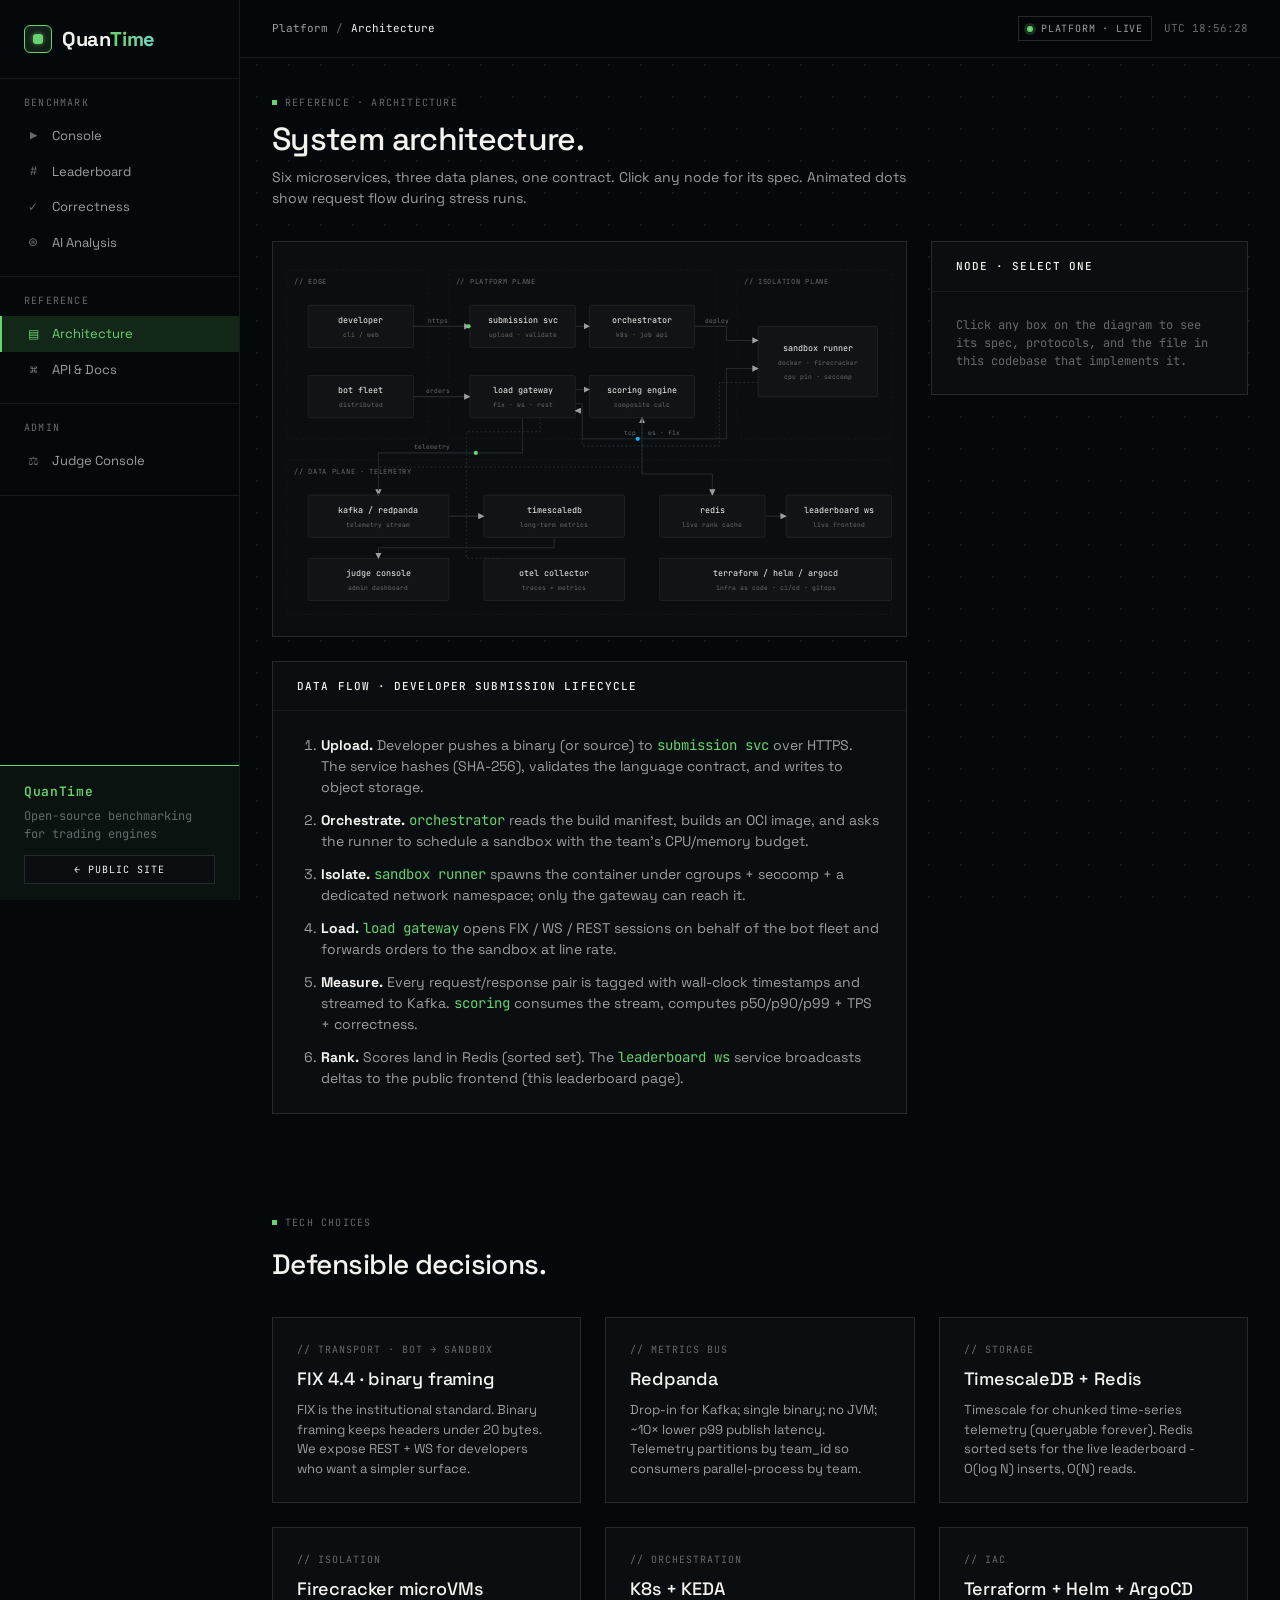
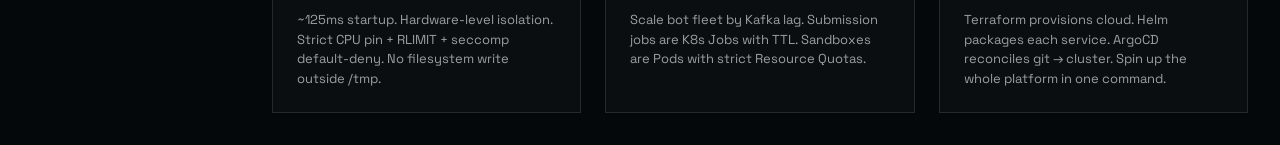
<file: frontend/platform/architecture.html>
<!DOCTYPE html>
<!-- =====================================================================
     QuanTime · SYSTEM ARCHITECTURE
     ---------------------------------------------------------------------
     A pure-SVG interactive diagram of the platform. Click any node to
     see its responsibility, the protocols it speaks, its scaling profile,
     and which file in this codebase implements it. This page IS the
     architecture documentation - when you ship for real, hand a judge
     this page.
===================================================================== -->
<html lang="en">
<head>
<meta charset="UTF-8" />
<title>Architecture · QuanTime</title>
<meta name="viewport" content="width=device-width, initial-scale=1.0" />
<link rel="preconnect" href="https://fonts.googleapis.com" />
<link rel="preconnect" href="https://fonts.gstatic.com" crossorigin />
<link href="https://fonts.googleapis.com/css2?family=Space+Grotesk:wght@300;400;500;600;700&family=JetBrains+Mono:wght@300;400;500;600&display=swap" rel="stylesheet" />
<link rel="stylesheet" href="assets/tokens.css" />
<link rel="stylesheet" href="assets/platform.css" />
<style>
.diagram { background: var(--bg-2); border: 1px solid var(--line); overflow: hidden; }
.diagram svg { width: 100%; display: block; }
.node-box { fill: var(--bg-3); stroke: var(--line); stroke-width: 1; cursor: pointer; transition: all .2s ease; }
.node-box:hover, .node-box.active { fill: var(--accent-dim); stroke: var(--accent); }
.node-label { font-family: 'JetBrains Mono', monospace; font-size: 12px; fill: var(--text); pointer-events: none; }
.node-sub { font-family: 'JetBrains Mono', monospace; font-size: 9px; fill: var(--text-dim); pointer-events: none; }
.edge { stroke: var(--line); stroke-width: 1.5; fill: none; }
.edge-label { font-family: 'JetBrains Mono', monospace; font-size: 9px; fill: var(--text-dim); }
.zone-bg { fill: oklch(16% 0.008 240); stroke: var(--line-soft); stroke-dasharray: 4 3; }
.zone-label { font-family: 'JetBrains Mono', monospace; font-size: 10px; fill: var(--text-dim); letter-spacing: 0.1em; text-transform: uppercase; }
.flow-dot { fill: var(--accent); }
</style>
</head>
<body>
<div id="app-content">

<div class="page-head">
  <span class="eyebrow">Reference · Architecture</span>
  <h1 style="margin-top: var(--s-3);">System architecture.</h1>
  <p class="lede">Six microservices, three data planes, one contract. Click any node for its spec. Animated dots show request flow during stress runs.</p>
</div>

<div class="split bias-2-1">
  <div>
    <div class="diagram" style="margin-bottom: var(--s-5);">
      <svg viewBox="0 0 900 560" preserveAspectRatio="xMidYMid meet">
        <!-- ZONES -->
        <rect class="zone-bg" x="20"  y="40"  width="200" height="240" />
        <text class="zone-label" x="30" y="60">// edge</text>

        <rect class="zone-bg" x="250" y="40"  width="380" height="240" />
        <text class="zone-label" x="260" y="60">// platform plane</text>

        <rect class="zone-bg" x="660" y="40"  width="220" height="240" />
        <text class="zone-label" x="670" y="60">// isolation plane</text>

        <rect class="zone-bg" x="20"  y="310" width="860" height="220" />
        <text class="zone-label" x="30" y="330">// data plane · telemetry</text>

        <!-- NODES -->
        <g data-node="cli">
          <rect class="node-box" x="50"  y="90"  width="150" height="60" rx="2" />
          <text class="node-label" x="125" y="115" text-anchor="middle">developer</text>
          <text class="node-sub"   x="125" y="135" text-anchor="middle">cli / web</text>
        </g>
        <g data-node="bot">
          <rect class="node-box" x="50"  y="190" width="150" height="60" rx="2" />
          <text class="node-label" x="125" y="215" text-anchor="middle">bot fleet</text>
          <text class="node-sub"   x="125" y="235" text-anchor="middle">distributed</text>
        </g>

        <g data-node="ingest">
          <rect class="node-box" x="280" y="90"  width="150" height="60" rx="2" />
          <text class="node-label" x="355" y="115" text-anchor="middle">submission svc</text>
          <text class="node-sub"   x="355" y="135" text-anchor="middle">upload · validate</text>
        </g>
        <g data-node="orch">
          <rect class="node-box" x="450" y="90"  width="150" height="60" rx="2" />
          <text class="node-label" x="525" y="115" text-anchor="middle">orchestrator</text>
          <text class="node-sub"   x="525" y="135" text-anchor="middle">k8s · job api</text>
        </g>
        <g data-node="gateway">
          <rect class="node-box" x="280" y="190" width="150" height="60" rx="2" />
          <text class="node-label" x="355" y="215" text-anchor="middle">load gateway</text>
          <text class="node-sub"   x="355" y="235" text-anchor="middle">fix · ws · rest</text>
        </g>
        <g data-node="scoring">
          <rect class="node-box" x="450" y="190" width="150" height="60" rx="2" />
          <text class="node-label" x="525" y="215" text-anchor="middle">scoring engine</text>
          <text class="node-sub"   x="525" y="235" text-anchor="middle">composite calc</text>
        </g>

        <g data-node="sandbox">
          <rect class="node-box" x="690" y="120" width="170" height="100" rx="2" />
          <text class="node-label" x="775" y="155" text-anchor="middle">sandbox runner</text>
          <text class="node-sub"   x="775" y="175" text-anchor="middle">docker · firecracker</text>
          <text class="node-sub"   x="775" y="195" text-anchor="middle">cpu pin · seccomp</text>
        </g>

        <g data-node="kafka">
          <rect class="node-box" x="50"  y="360" width="200" height="60" rx="2" />
          <text class="node-label" x="150" y="385" text-anchor="middle">kafka / redpanda</text>
          <text class="node-sub"   x="150" y="405" text-anchor="middle">telemetry stream</text>
        </g>
        <g data-node="ts">
          <rect class="node-box" x="300" y="360" width="200" height="60" rx="2" />
          <text class="node-label" x="400" y="385" text-anchor="middle">timescaledb</text>
          <text class="node-sub"   x="400" y="405" text-anchor="middle">long-term metrics</text>
        </g>
        <g data-node="redis">
          <rect class="node-box" x="550" y="360" width="150" height="60" rx="2" />
          <text class="node-label" x="625" y="385" text-anchor="middle">redis</text>
          <text class="node-sub"   x="625" y="405" text-anchor="middle">live rank cache</text>
        </g>
        <g data-node="lb">
          <rect class="node-box" x="730" y="360" width="150" height="60" rx="2" />
          <text class="node-label" x="805" y="385" text-anchor="middle">leaderboard ws</text>
          <text class="node-sub"   x="805" y="405" text-anchor="middle">live frontend</text>
        </g>

        <g data-node="judge">
          <rect class="node-box" x="50"  y="450" width="200" height="60" rx="2" />
          <text class="node-label" x="150" y="475" text-anchor="middle">judge console</text>
          <text class="node-sub"   x="150" y="495" text-anchor="middle">admin dashboard</text>
        </g>
        <g data-node="otel">
          <rect class="node-box" x="300" y="450" width="200" height="60" rx="2" />
          <text class="node-label" x="400" y="475" text-anchor="middle">otel collector</text>
          <text class="node-sub"   x="400" y="495" text-anchor="middle">traces + metrics</text>
        </g>
        <g data-node="iac">
          <rect class="node-box" x="550" y="450" width="330" height="60" rx="2" />
          <text class="node-label" x="715" y="475" text-anchor="middle">terraform / helm / argocd</text>
          <text class="node-sub"   x="715" y="495" text-anchor="middle">infra as code · ci/cd · gitops</text>
        </g>

        <!-- EDGES -->
        <!-- developer -> ingest -->
        <path class="edge" d="M200,120 L280,120" marker-end="url(#arr)" stroke-linejoin="round" />
        <text class="edge-label" x="220" y="115">https</text>

        <!-- ingest -> orch -->
        <path class="edge" d="M430,120 L450,120" marker-end="url(#arr)" stroke-linejoin="round" />

        <!-- orch -> sandbox -->
        <path class="edge" d="M600,120 L645,120 L645,140 L690,140" marker-end="url(#arr)" stroke-linejoin="round" />
        <text class="edge-label" x="615" y="115">deploy</text>

        <!-- bot -> gateway -->
        <path class="edge" d="M200,220 L280,220" marker-end="url(#arr)" stroke-linejoin="round" />
        <text class="edge-label" x="218" y="215">orders</text>

        <!-- gateway -> sandbox -->
        <path class="edge" d="M430,230 L440,230 L440,280 L645,280 L645,180 L690,180" marker-end="url(#arr)" stroke-linejoin="round" />
        <text class="edge-label" x="500" y="275">tcp · ws · fix</text>

        <!-- sandbox -> gateway (telemetry back) -->
        <path class="edge" d="M690,200 L635,200 L635,290 L440,290 L440,240 L430,240" marker-end="url(#arr)" stroke-dasharray="3,3" stroke-linejoin="round" />

        <!-- gateway -> kafka -->
        <path class="edge" d="M355,250 L355,300 L150,300 L150,360" marker-end="url(#arr)" stroke-linejoin="round" />
        <text class="edge-label" x="200" y="295">telemetry</text>

        <!-- gateway -> scoring -->
        <path class="edge" d="M430,210 L450,210" marker-end="url(#arr)" stroke-linejoin="round" />

        <!-- kafka -> timescale -->
        <path class="edge" d="M250,390 L300,390" marker-end="url(#arr)" stroke-linejoin="round" />
        
        <!-- kafka -> scoring -->
        <path class="edge" d="M150,360 L150,320 L525,320 L525,250" marker-end="url(#arr)" stroke-dasharray="3,3" stroke-linejoin="round" />

        <!-- scoring -> redis -->
        <path class="edge" d="M525,250 L525,330 L625,330 L625,360" marker-end="url(#arr)" stroke-linejoin="round" />

        <!-- redis -> lb -->
        <path class="edge" d="M700,390 L730,390" marker-end="url(#arr)" stroke-linejoin="round" />

        <!-- timescale -> judge -->
        <path class="edge" d="M400,420 L400,435 L150,435 L150,450" marker-end="url(#arr)" stroke-linejoin="round" />

        <!-- gateway -> otel -->
        <path class="edge" d="M380,250 L380,270 L275,270 L275,450 L320,450" stroke-dasharray="3,3" stroke-linejoin="round" />

        <defs>
          <marker id="arr" viewBox="0 0 10 10" refX="9" refY="5" markerWidth="6" markerHeight="6" orient="auto">
            <path d="M0,0 L10,5 L0,10 z" fill="oklch(70% 0.008 240)" />
          </marker>
        </defs>

        <!-- Flow dot animations -->
        <circle class="flow-dot" r="3">
          <animateMotion dur="3s" repeatCount="indefinite" path="M200,120 L280,120 M430,120 L450,120 M600,120 L645,120 L645,140 L690,140" />
        </circle>
        <circle class="flow-dot" r="3" style="fill: oklch(72% 0.16 240);">
          <animateMotion dur="2.5s" repeatCount="indefinite" path="M200,220 L280,220 M430,230 L440,230 L440,280 L645,280 L645,180 L690,180" />
        </circle>
        <circle class="flow-dot" r="3" style="fill: oklch(78% 0.17 145);">
          <animateMotion dur="3.5s" repeatCount="indefinite" path="M355,250 L355,300 L150,300 L150,360 M250,390 L300,390" />
        </circle>
      </svg>
    </div>

    <div class="panel">
      <div class="panel-head"><h3>Data flow · developer submission lifecycle</h3></div>
      <div class="panel-body">
        <ol style="margin-left: var(--s-5); display: grid; gap: var(--s-3); color: var(--text-mute);">
          <li><strong style="color:var(--text);">Upload.</strong> Developer pushes a binary (or source) to <span class="mono up">submission svc</span> over HTTPS. The service hashes (SHA-256), validates the language contract, and writes to object storage.</li>
          <li><strong style="color:var(--text);">Orchestrate.</strong> <span class="mono up">orchestrator</span> reads the build manifest, builds an OCI image, and asks the runner to schedule a sandbox with the team's CPU/memory budget.</li>
          <li><strong style="color:var(--text);">Isolate.</strong> <span class="mono up">sandbox runner</span> spawns the container under cgroups + seccomp + a dedicated network namespace; only the gateway can reach it.</li>
          <li><strong style="color:var(--text);">Load.</strong> <span class="mono up">load gateway</span> opens FIX / WS / REST sessions on behalf of the bot fleet and forwards orders to the sandbox at line rate.</li>
          <li><strong style="color:var(--text);">Measure.</strong> Every request/response pair is tagged with wall-clock timestamps and streamed to Kafka. <span class="mono up">scoring</span> consumes the stream, computes p50/p90/p99 + TPS + correctness.</li>
          <li><strong style="color:var(--text);">Rank.</strong> Scores land in Redis (sorted set). The <span class="mono up">leaderboard ws</span> service broadcasts deltas to the public frontend (this leaderboard page).</li>
        </ol>
      </div>
    </div>
  </div>

  <div class="panel" style="position: sticky; top: 80px; align-self: start;">
    <div class="panel-head"><h3 id="detail-title">node · select one</h3></div>
    <div class="panel-body" id="detail-body">
      <p class="dim mono" style="font-size: 12px;">Click any box on the diagram to see its spec, protocols, and the file in this codebase that implements it.</p>
    </div>
  </div>
</div>

<!-- ─────────────────────── -->
<div class="page-head" style="margin-top: var(--s-9);">
  <span class="eyebrow">Tech choices</span>
  <h2 style="margin-top: var(--s-3); font-size: 28px; font-weight: 500; letter-spacing: -0.02em;">Defensible decisions.</h2>
</div>
<div class="split cols-3">
  <div class="panel"><div class="panel-body">
    <div class="mono dim" style="font-size:10px;text-transform:uppercase;letter-spacing:0.1em;margin-bottom:var(--s-2);">// transport · bot → sandbox</div>
    <h4 style="font-size:18px;font-weight:500;letter-spacing:-0.01em;margin-bottom:var(--s-2);">FIX 4.4 · binary framing</h4>
    <p class="mute" style="font-size:13px;">FIX is the institutional standard. Binary framing keeps headers under 20 bytes. We expose REST + WS for developers who want a simpler surface.</p>
  </div></div>
  <div class="panel"><div class="panel-body">
    <div class="mono dim" style="font-size:10px;text-transform:uppercase;letter-spacing:0.1em;margin-bottom:var(--s-2);">// metrics bus</div>
    <h4 style="font-size:18px;font-weight:500;letter-spacing:-0.01em;margin-bottom:var(--s-2);">Redpanda</h4>
    <p class="mute" style="font-size:13px;">Drop-in for Kafka; single binary; no JVM; ~10× lower p99 publish latency. Telemetry partitions by team_id so consumers parallel-process by team.</p>
  </div></div>
  <div class="panel"><div class="panel-body">
    <div class="mono dim" style="font-size:10px;text-transform:uppercase;letter-spacing:0.1em;margin-bottom:var(--s-2);">// storage</div>
    <h4 style="font-size:18px;font-weight:500;letter-spacing:-0.01em;margin-bottom:var(--s-2);">TimescaleDB + Redis</h4>
    <p class="mute" style="font-size:13px;">Timescale for chunked time-series telemetry (queryable forever). Redis sorted sets for the live leaderboard - O(log N) inserts, O(N) reads.</p>
  </div></div>
  <div class="panel"><div class="panel-body">
    <div class="mono dim" style="font-size:10px;text-transform:uppercase;letter-spacing:0.1em;margin-bottom:var(--s-2);">// isolation</div>
    <h4 style="font-size:18px;font-weight:500;letter-spacing:-0.01em;margin-bottom:var(--s-2);">Firecracker microVMs</h4>
    <p class="mute" style="font-size:13px;">~125ms startup. Hardware-level isolation. Strict CPU pin + RLIMIT + seccomp default-deny. No filesystem write outside /tmp.</p>
  </div></div>
  <div class="panel"><div class="panel-body">
    <div class="mono dim" style="font-size:10px;text-transform:uppercase;letter-spacing:0.1em;margin-bottom:var(--s-2);">// orchestration</div>
    <h4 style="font-size:18px;font-weight:500;letter-spacing:-0.01em;margin-bottom:var(--s-2);">K8s + KEDA</h4>
    <p class="mute" style="font-size:13px;">Scale bot fleet by Kafka lag. Submission jobs are K8s Jobs with TTL. Sandboxes are Pods with strict Resource Quotas.</p>
  </div></div>
  <div class="panel"><div class="panel-body">
    <div class="mono dim" style="font-size:10px;text-transform:uppercase;letter-spacing:0.1em;margin-bottom:var(--s-2);">// IaC</div>
    <h4 style="font-size:18px;font-weight:500;letter-spacing:-0.01em;margin-bottom:var(--s-2);">Terraform + Helm + ArgoCD</h4>
    <p class="mute" style="font-size:13px;">Terraform provisions cloud. Helm packages each service. ArgoCD reconciles git → cluster. Spin up the whole platform in one command.</p>
  </div></div>
</div>

</div><!-- /#app-content -->

<script src="assets/store.js"></script>
<script src="assets/layout.js"></script>
<script>
Layout.render({ active: 'architecture', crumb: [{ label: 'Platform', href: 'console.html' }, { label: 'Architecture' }] });

const NODE_INFO = {
  cli: { title: 'Developer · CLI/Web', body: `<p>Single entry point for developers. Pushes builds, kicks off stress runs, watches the leaderboard.</p><p class="dim mono" style="margin-top:var(--s-3);">implements: <a href="submit.html" class="up">platform/submit.html</a></p>` },
  bot: { title: 'Bot Fleet · Distributed', body: `<p>Thousands of stateless workers. Each runs N bots locally with a configurable strategy mix (maker/taker/sniper/canceller). Auto-scales on Kafka lag.</p><p class="mute" style="margin-top:var(--s-2);font-size:12px;">protocols: FIX · WS · REST</p><p class="dim mono" style="margin-top:var(--s-3);">implements: <a href="run.html" class="up">platform/run.html</a> + <span class="up">assets/bot-worker.js</span></p>` },
  ingest: { title: 'Submission Service', body: `<p>HTTPS API: upload, hash (SHA-256), validate, persist. Triggers the orchestrator on success.</p><p class="mute" style="margin-top:var(--s-2);font-size:12px;">storage: S3-compatible blob store + metadata in Postgres.</p><p class="dim mono" style="margin-top:var(--s-3);">implements: <a href="submit.html" class="up">platform/submit.html</a></p>` },
  orch: { title: 'Orchestrator', body: `<p>Consumes "new submission" events. Asks the K8s Job API to build the OCI image and schedule the sandbox.</p><p class="mute" style="margin-top:var(--s-2);font-size:12px;">retry: exponential backoff; jobs idempotent on hash.</p>` },
  gateway: { title: 'Load Gateway', body: `<p>The wire between bots and sandboxes. Talks developer protocols (FIX 4.4, WebSocket, REST). Stamps every round-trip with wall-clock + monotonic ts.</p><p class="dim mono" style="margin-top:var(--s-3);">implements: <span class="up">assets/engine.js</span> (reference impl) + bots via <span class="up">run.html</span></p>` },
  scoring: { title: 'Scoring Engine', body: `<p>Subscribes to telemetry. Streams percentiles via tdigest. Computes composite = w·speed + w·throughput + w·correctness. Publishes deltas to Redis.</p><p class="mute" style="margin-top:var(--s-2);font-size:12px;">weights are tunable per round; defaults: 40/40/20.</p>` },
  sandbox: { title: 'Sandbox Runner', body: `<p>The trust boundary. Each submission runs in a Firecracker microVM (or rootless Docker) with cgroups cpu=1 mem=256M, seccomp default-deny, RO root, dedicated netns. Crash → score zero for that run; sandbox-escape attempts → DQ.</p>` },
  kafka: { title: 'Kafka / Redpanda', body: `<p>The metrics backbone. Topics: <span class="mono">tele.orders</span>, <span class="mono">tele.fills</span>, <span class="mono">tele.errors</span>. Partition key = team_id.</p>` },
  ts: { title: 'TimescaleDB', body: `<p>Telemetry tables are hypertables chunked by hour. Continuous aggregates pre-compute per-team p99 + TPS. Powers replay + post-mortem.</p>` },
  redis: { title: 'Redis · Live Leaderboard', body: `<p>Sorted set <span class="mono">lb:current</span> keyed by team_id → composite score. Pub/Sub channel <span class="mono">lb.delta</span> drives the WS broadcaster.</p>` },
  lb: { title: 'Leaderboard WebSocket', body: `<p>Authoritative live feed. Fan-out to all browsers. Backpressure on slow clients via per-client buffer.</p><p class="dim mono" style="margin-top:var(--s-3);">implements: <a href="leaderboard.html" class="up">platform/leaderboard.html</a></p>` },
  judge: { title: 'Judge Console', body: `<p>Admin-only view: pause submissions, force a re-score, inspect any team's raw telemetry, mark DQ.</p><p class="dim mono" style="margin-top:var(--s-3);">implements: <a href="judge.html" class="up">platform/judge.html</a></p>` },
  otel: { title: 'OTel Collector', body: `<p>Traces + metrics from every service. Exported to Tempo + Prometheus for ops dashboards.</p>` },
  iac: { title: 'IaC · Terraform / Helm / ArgoCD', body: `<p>Spin the entire platform up with a single command. Module per cloud provider. Helm chart per service. ArgoCD reconciles every commit.</p>` },
};

document.querySelectorAll('[data-node]').forEach(g => {
  g.addEventListener('click', () => {
    document.querySelectorAll('.node-box').forEach(b => b.classList.remove('active'));
    g.querySelector('.node-box').classList.add('active');
    const k = g.dataset.node;
    const info = NODE_INFO[k];
    document.getElementById('detail-title').textContent = info.title;
    document.getElementById('detail-body').innerHTML = info.body;
  });
});
</script>
</body>
</html>
</file>
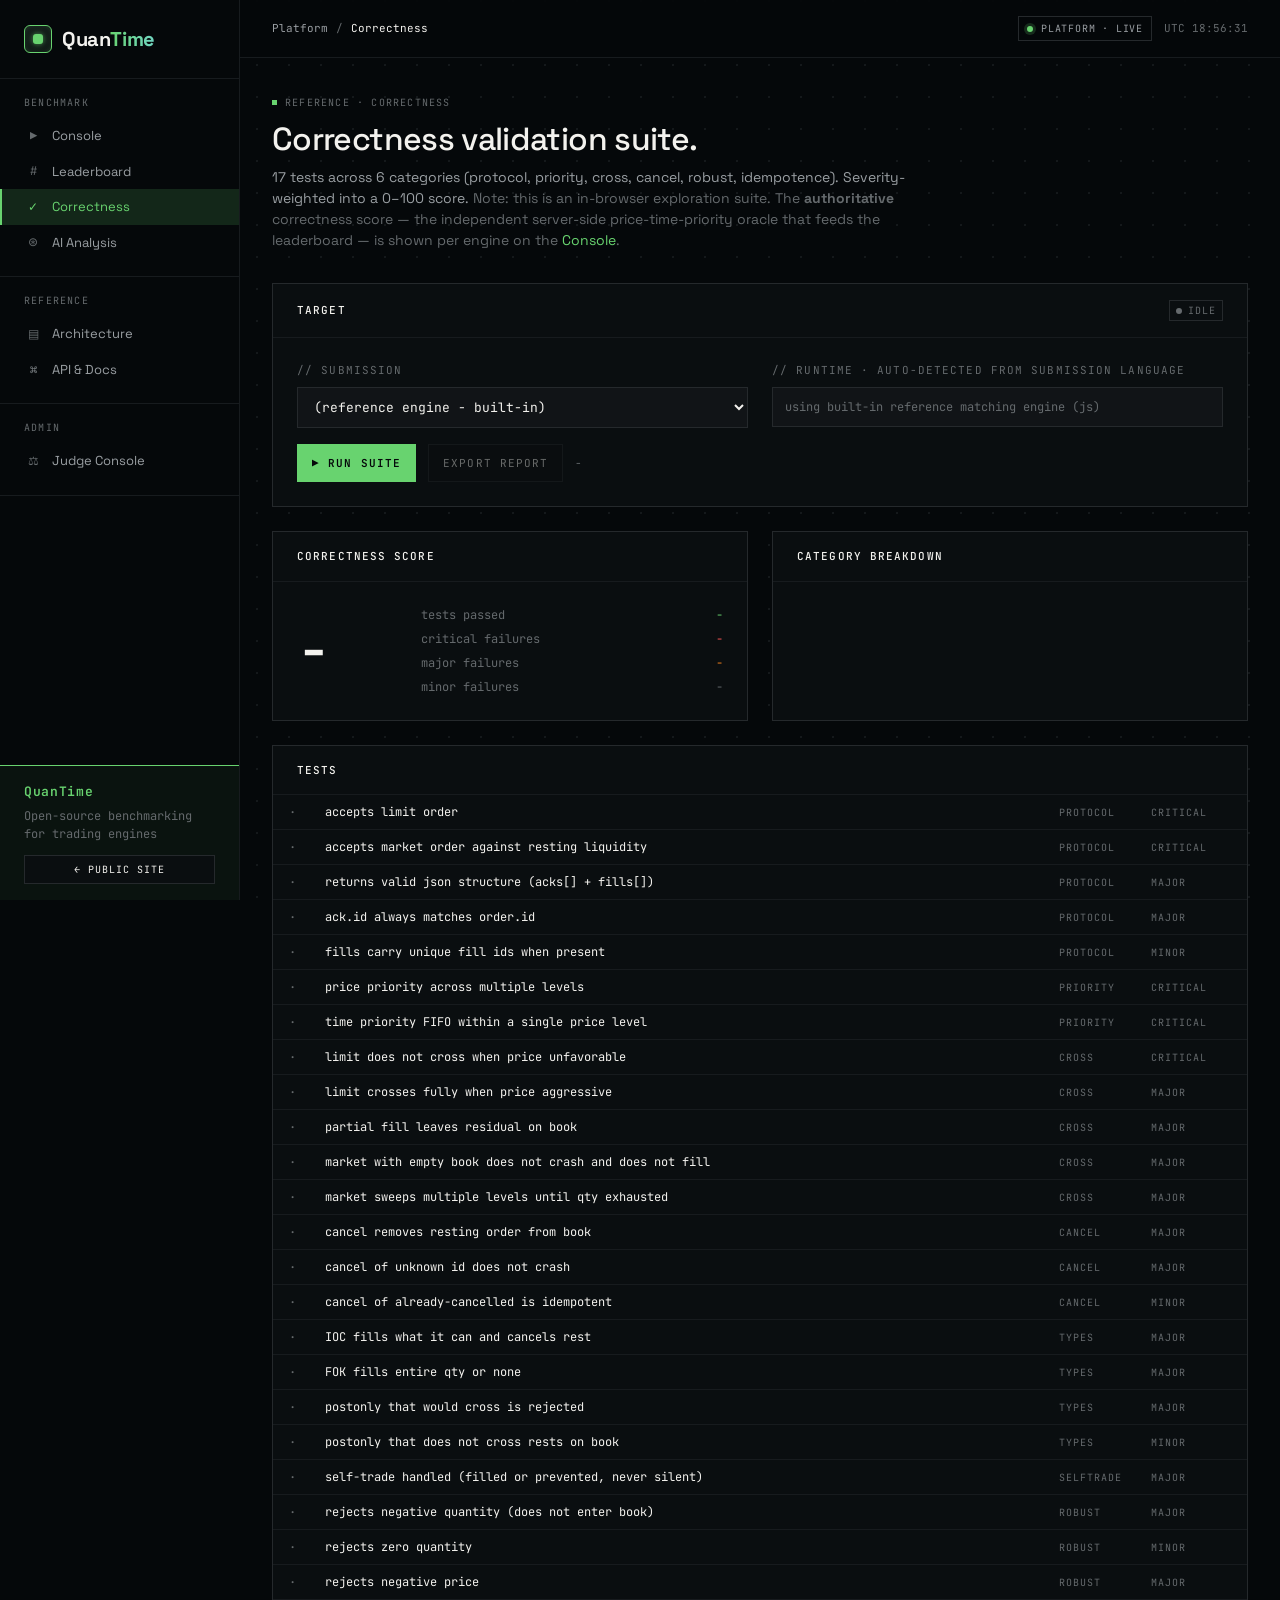
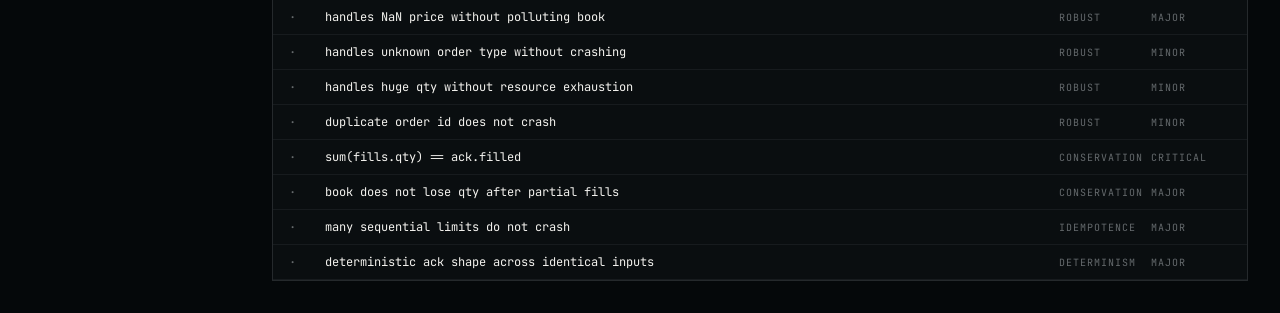
<file: frontend/platform/correctness.html>
<!DOCTYPE html>
<!-- =====================================================================
     QuanTime · CORRECTNESS SUITE
     ---------------------------------------------------------------------
     Runs the validation suite (assets/correctness.js) against a
     selected submission. This is what a quant judge would write to
     stress-test a matching engine for protocol + priority + cross +
     cancel + robustness defects.

     Result: severity-weighted correctness score [0,100] that feeds
     into the leaderboard's composite score.
===================================================================== -->
<html lang="en">
<head>
<meta charset="UTF-8" />
<title>Correctness Suite · QuanTime</title>
<meta name="viewport" content="width=device-width, initial-scale=1.0" />
<link rel="preconnect" href="https://fonts.googleapis.com" />
<link rel="preconnect" href="https://fonts.gstatic.com" crossorigin />
<link href="https://fonts.googleapis.com/css2?family=Space+Grotesk:wght@300;400;500;600;700&family=JetBrains+Mono:wght@300;400;500;600&display=swap" rel="stylesheet" />
<link rel="stylesheet" href="assets/tokens.css" />
<link rel="stylesheet" href="assets/platform.css" />
<style>
.test-row {
  display: grid;
  grid-template-columns: 24px 1fr 80px 80px;
  gap: var(--s-3);
  padding: 8px var(--s-4);
  border-bottom: 1px solid var(--line-soft);
  font-family: var(--font-mono);
  font-size: 12px;
  align-items: center;
}
.test-row .name { color: var(--text); }
.test-row .cat { color: var(--text-dim); text-transform: uppercase; font-size: 10px; letter-spacing: 0.1em; }
.test-row .sev { color: var(--text-dim); text-transform: uppercase; font-size: 10px; letter-spacing: 0.1em; }
.test-row.passed .check { color: var(--accent); }
.test-row.failed .check { color: var(--accent-2); }
.test-row.idle .check { color: var(--text-dim); }
.test-row.running .check { color: var(--accent-4); animation: pulse 1s infinite; }
.test-row .details { grid-column: 2 / -1; padding-top: 4px; color: var(--accent-2); font-size: 11px; }
.score-display {
  font-family: var(--font-mono);
  font-size: 56px;
  font-weight: 500;
  letter-spacing: -0.02em;
  min-width: 100px;            /* reserve space so labels don't fight for room */
  flex-shrink: 0;
  line-height: 1;
}
.score-stats {
  flex: 1;
  display: grid;
  gap: 6px;
  font-family: var(--font-mono);
  font-size: 12px;
  min-width: 0;                /* allow grid items to shrink */
}
.score-stats > div {
  display: flex;
  justify-content: space-between;
  align-items: baseline;
  gap: var(--s-3);
}
.score-stats .label {
  color: var(--text-dim);
  white-space: nowrap;         /* labels never wrap */
  overflow: hidden;
  text-overflow: ellipsis;
}
.score-stats .value {
  flex-shrink: 0;              /* values always visible */
  white-space: nowrap;
}
.cat-pill { display: inline-block; padding: 2px 6px; font-family: var(--font-mono); font-size: 10px; text-transform: uppercase; letter-spacing: 0.08em; border: 1px solid var(--line); color: var(--text-mute); }
</style>
</head>
<body>
<div id="app-content">

<div class="page-head">
  <span class="eyebrow">Reference · Correctness</span>
  <h1 style="margin-top: var(--s-3);">Correctness validation suite.</h1>
  <p class="lede">17 tests across 6 categories (protocol, priority, cross, cancel, robust, idempotence). Severity-weighted into a 0–100 score. <span class="dim">Note: this is an in-browser exploration suite. The <strong>authoritative</strong> correctness score — the independent server-side price-time-priority oracle that feeds the leaderboard — is shown per engine on the <a href="console.html" style="color:var(--accent);">Console</a>.</span></p>
</div>

<!-- Run controls -->
<div class="panel" style="margin-bottom: var(--s-5);">
  <div class="panel-head">
    <h3>Target</h3>
    <div class="actions">
      <span class="status idle" id="suite-status">idle</span>
    </div>
  </div>
  <div class="panel-body">
    <div class="split cols-2" style="margin-bottom: var(--s-4);">
      <div class="field" style="margin-bottom:0;">
        <label>// submission</label>
        <select class="select mono" id="cfg-sub"></select>
      </div>
      <div class="field" style="margin-bottom:0;">
        <label>// runtime · auto-detected from submission language</label>
        <div class="mono dim" id="rt-info" style="padding: 10px 12px; background: var(--bg-3); border: 1px solid var(--line); font-size: 12px;">-</div>
      </div>
    </div>
    <div style="display: flex; gap: var(--s-3);">
      <button class="btn btn-primary" id="run-suite">▶ Run suite</button>
      <button class="btn" id="export-report" disabled>Export report</button>
      <span class="mono dim" style="align-self: center; font-size: 11px;" id="progress">-</span>
    </div>
  </div>
</div>

<!-- Score + summary -->
<div class="split cols-2" style="margin-bottom: var(--s-5);">
  <div class="panel">
    <div class="panel-head"><h3>Correctness score</h3></div>
    <div class="panel-body" style="display: flex; align-items: center; gap: var(--s-5);">
      <div class="score-display" id="score">-</div>
      <div class="score-stats">
        <div><span class="label">tests passed</span><span class="value up" id="t-passed">-</span></div>
        <div><span class="label">critical failures</span><span class="value down" id="t-crit">-</span></div>
        <div><span class="label">major failures</span><span class="value warn" id="t-maj">-</span></div>
        <div><span class="label">minor failures</span><span class="value dim" id="t-min">-</span></div>
      </div>
    </div>
  </div>
  <div class="panel">
    <div class="panel-head"><h3>Category breakdown</h3></div>
    <div class="panel-body">
      <div id="cat-breakdown" style="display:grid;gap:var(--s-3);font-family: var(--font-mono); font-size: 12px;"></div>
    </div>
  </div>
</div>

<div class="panel">
  <div class="panel-head"><h3>Tests</h3></div>
  <div class="panel-body flush">
    <div id="test-list"></div>
  </div>
</div>

</div><!-- /#app-content -->

<script src="assets/store.js"></script>
<script src="assets/layout.js"></script>
<script src="assets/engine.js"></script>
<script src="assets/tdigest.js"></script>
<script src="assets/rng.js"></script>
<script src="assets/runtime.js"></script>
<script src="assets/correctness.js"></script>
<script>
Layout.render({ active: 'correctness', crumb: [{ label: 'Platform', href: 'console.html' }, { label: 'Correctness' }] });

const el = id => document.getElementById(id);

function refreshSubs() {
  const subs = Store.get('submissions', []).filter(s => s.status === 'idle' || s.status === 'passed');
  const sel = el('cfg-sub');
  sel.innerHTML = '<option value="">(reference engine - built-in)</option>' +
    subs.map(s => `<option value="${s.id}">${s.name} · ${s.lang} · ${s.hash.slice(0,8)}</option>`).join('');
  const q = new URLSearchParams(location.search).get('sub');
  if (q) {
    sel.value = q;
    localStorage.setItem('active_sub', q);
  } else {
    const active = localStorage.getItem('active_sub');
    if (active !== null) sel.value = active;
  }
  updateRtInfo();
}
function updateRtInfo() {
  const id = el('cfg-sub').value;
  const sub = Store.get('submissions', []).find(s => s.id === id);
  if (!sub) {
    el('rt-info').textContent = 'using built-in reference matching engine (js)';
  } else {
    el('rt-info').textContent = `runtime: ${sub.lang} · ${sub.lang === 'js' ? 'in-worker eval' : sub.lang === 'py' ? 'pyodide (cold start ~5s)' : sub.lang === 'wasm' ? 'wasm instantiate' : 'fallback'}`;
  }
}
el('cfg-sub').onchange = updateRtInfo;

function renderTestList(results = []) {
  const tests = Correctness.TESTS;
  el('test-list').innerHTML = tests.map((t, i) => {
    const r = results[i];
    const cls = !r ? 'idle' : r.passed ? 'passed' : 'failed';
    const checkChar = !r ? '·' : r.passed ? '✓' : '✗';
    return `
      <div class="test-row ${cls}" id="t-${i}">
        <div class="check">${checkChar}</div>
        <div class="name">${t.name}</div>
        <div class="cat">${t.category}</div>
        <div class="sev">${t.severity}</div>
        ${r && !r.passed && r.details ? `<div class="details">→ ${escapeHTML(r.details)}</div>` : ''}
      </div>`;
  }).join('');
}
renderTestList();

// -- Runtime factory --------------------------------
async function buildRuntime() {
  const id = el('cfg-sub').value;
  let sub;
  if (id) {
    sub = Store.get('submissions', []).find(s => s.id === id);
  }
  if (!sub) {
    // Synthesize a built-in reference submission for testing the suite itself
    sub = { id: 'ref', name: 'reference', lang: 'js', source: REFERENCE_ENGINE_SOURCE, hash: 'ref' };
  }
  try {
    return await Runtime.load(sub, { onLog: (lv, msg) => {} });
  } catch (e) {
    toast('runtime load failed: ' + e.message, 'error');
    throw e;
  }
}

let lastReport = null;
el('run-suite').onclick = async () => {
  el('run-suite').disabled = true;
  el('export-report').disabled = true;
  el('suite-status').textContent = 'running';
  el('suite-status').className = 'status running';
  renderTestList();
  el('score').textContent = '-';

  const partial = new Array(Correctness.TESTS.length).fill(null);
  try {
    const report = await Correctness.runSuite(buildRuntime, {
      onProgress: (i, n, t, r) => {
        partial[i - 1] = r;
        el('progress').textContent = `${i} / ${n} · ${t.name}`;
        renderTestList(partial);
      },
    });
    lastReport = report;
    renderSummary(report);
    el('suite-status').textContent = report.critical_failures + report.major_failures === 0 ? 'passed' : 'failed';
    el('suite-status').className = 'status ' + (report.critical_failures + report.major_failures === 0 ? 'passed' : 'failed');
    el('export-report').disabled = false;
    toast(`suite complete · ${report.passed}/${report.total} · score ${report.score}`, report.score > 85 ? 'info' : 'warn', 'OK');

    localStorage.setItem('correctness_report_' + (el('cfg-sub').value || 'ref'), JSON.stringify(report));

    // Persist on the run record
    persistCorrectness(report);
  } catch (e) {
    toast('suite errored: ' + e.message, 'error');
    el('suite-status').textContent = 'errored';
    el('suite-status').className = 'status failed';
  } finally {
    el('run-suite').disabled = false;
  }
};

function renderSummary(r) {
  el('score').textContent = r.score;
  el('score').style.color = r.score > 85 ? 'var(--accent)' : r.score > 60 ? 'var(--accent-3)' : 'var(--accent-2)';
  el('t-passed').textContent = `${r.passed}/${r.total}`;
  el('t-crit').textContent = r.critical_failures;
  el('t-maj').textContent = r.major_failures;
  el('t-min').textContent = r.minor_failures;

  // Category breakdown
  const cats = {};
  r.results.forEach(t => {
    cats[t.category] ||= { total: 0, passed: 0 };
    cats[t.category].total++;
    if (t.passed) cats[t.category].passed++;
  });
  el('cat-breakdown').innerHTML = Object.entries(cats).map(([k, v]) => {
    const pct = (v.passed / v.total * 100) | 0;
    const colorVar = pct === 100 ? '--accent' : pct > 60 ? '--accent-3' : '--accent-2';
    return `
      <div style="display:flex;align-items:center;gap:var(--s-3);">
        <span class="cat-pill">${k}</span>
        <span style="flex:1;height:4px;background:var(--bg-3);"><i style="display:block;height:100%;width:${pct}%;background:var(${colorVar});"></i></span>
        <span style="width: 60px; text-align: right;" class="${pct === 100 ? 'up' : ''}">${v.passed} / ${v.total}</span>
      </div>`;
  }).join('');
}

function persistCorrectness(report) {
  // Stamp every recent run for this submission with correctness score.
  // (In production this would be its own table; we colocate for simplicity.)
  const subId = el('cfg-sub').value;
  if (!subId) return;
  Store.update('submissions', s => s.id === subId, (s) => ({
    correctness: { score: report.score, passed: report.passed, total: report.total, ts: Date.now() }
  }));
}

el('export-report').onclick = () => {
  if (!lastReport) return;
  const blob = new Blob([JSON.stringify(lastReport, null, 2)], { type: 'application/json' });
  const a = document.createElement('a');
  a.href = URL.createObjectURL(blob);
  a.download = 'correctness-report-' + Date.now() + '.json';
  a.click();
  toast('report exported', 'info');
};

// -- Default reference engine (used when no submission selected) --
const REFERENCE_ENGINE_SOURCE = `
const bids = new Map();
const asks = new Map();
const orders = new Map();
let fillId = 1;
function bestPrice(book, isBid) {
  if (book.size === 0) return null;
  let b = null;
  for (const p of book.keys()) if (b === null || (isBid ? p > b : p < b)) b = p;
  return b;
}
function match(side, type, price, qty, id) {
  const opp = side === 'buy' ? asks : bids;
  const fills = [];
  while (qty > 0) {
    const px = bestPrice(opp, side === 'sell');
    if (px === null) break;
    const crosses = type === 'market'
      || (side === 'buy' ? px <= price : px >= price);
    if (!crosses) break;
    const q = opp.get(px);
    while (q.length && qty > 0) {
      const rest = q[0];
      const m = Math.min(qty, rest.qty);
      qty -= m; rest.qty -= m;
      fills.push({ id: fillId++, price: px, qty: m, makerId: rest.id, takerId: id });
      if (rest.qty === 0) { q.shift(); orders.delete(rest.id); }
    }
    if (q.length === 0) opp.delete(px);
  }
  return { qty, fills };
}
function submit(order) {
  if (!order || typeof order.qty !== 'number' || isNaN(order.qty) || order.qty <= 0) {
    return { acks: [{id: order && order.id, status: 'rejected'}], fills: [] };
  }
  if (order.type === 'cancel') {
    const rec = orders.get(order.targetId);
    if (rec) {
      const book = rec.side === 'buy' ? bids : asks;
      const q = book.get(rec.price);
      if (q) {
        const idx = q.findIndex(o => o.id === order.targetId);
        if (idx >= 0) q.splice(idx, 1);
        if (q.length === 0) book.delete(rec.price);
      }
      orders.delete(order.targetId);
      return { acks: [{id: order.id, status: 'cancelled'}], fills: [] };
    }
    return { acks: [{id: order.id, status: 'cancel-miss'}], fills: [] };
  }
  const r = match(order.side, order.type, order.price, order.qty, order.id);
  if (order.type === 'limit' && r.qty > 0 && isFinite(order.price)) {
    const book = order.side === 'buy' ? bids : asks;
    if (!book.has(order.price)) book.set(order.price, []);
    book.get(order.price).push({ id: order.id, qty: r.qty });
    orders.set(order.id, { side: order.side, price: order.price, qty: r.qty });
  }
  const status = r.fills.length === 0 ? 'accepted'
               : r.qty === 0 ? 'filled' : 'partial';
  return { acks: [{id: order.id, status, filled: order.qty - r.qty, remaining: r.qty}], fills: r.fills };
}
module.exports = { submit };
`;

refreshSubs();
Store.subscribe('submissions', refreshSubs);

// --- State Retention ---
function saveCorrectState() {
  localStorage.setItem('active_sub', el('cfg-sub').value);
}
el('cfg-sub').addEventListener('change', () => {
  saveCorrectState();
  loadCorrectnessReport();
});

function loadCorrectnessReport() {
  const subId = el('cfg-sub').value || 'ref';
  try {
    const d = JSON.parse(localStorage.getItem('correctness_report_' + subId) || 'null');
    if (d && d.results) {
      lastReport = d;
      renderTestList(d.results);
      renderSummary(d);
      el('suite-status').textContent = d.critical_failures + d.major_failures === 0 ? 'passed' : 'failed';
      el('suite-status').className = 'status ' + (d.critical_failures + d.major_failures === 0 ? 'passed' : 'failed');
      el('export-report').disabled = false;
      return;
    }
  } catch(e){}
  
  lastReport = null;
  renderTestList();
  el('score').textContent = '-';
  el('t-passed').textContent = '-';
  el('t-crit').textContent = '-';
  el('t-maj').textContent = '-';
  el('t-min').textContent = '-';
  el('cat-breakdown').innerHTML = '';
  el('suite-status').textContent = 'idle';
  el('suite-status').className = 'status idle';
  el('export-report').disabled = true;
}
loadCorrectnessReport();
</script>
</body>
</html>
</file>
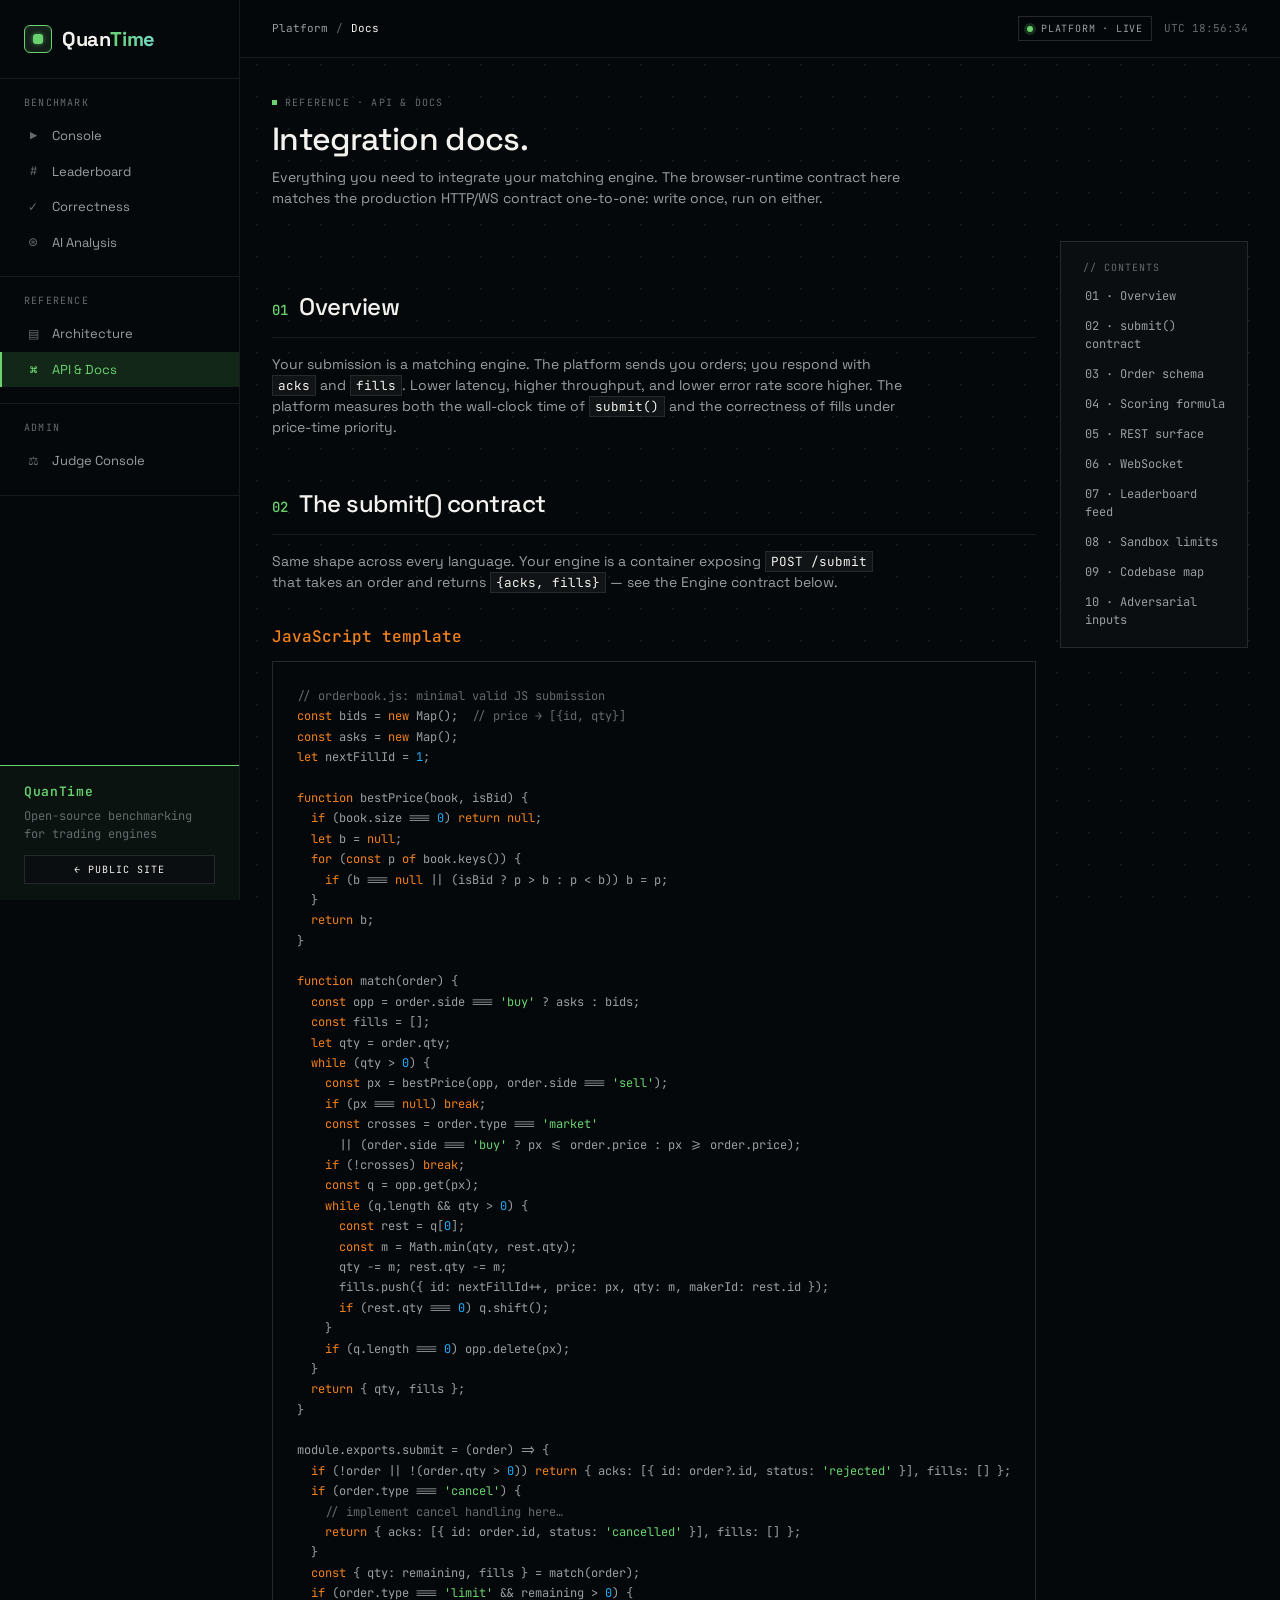
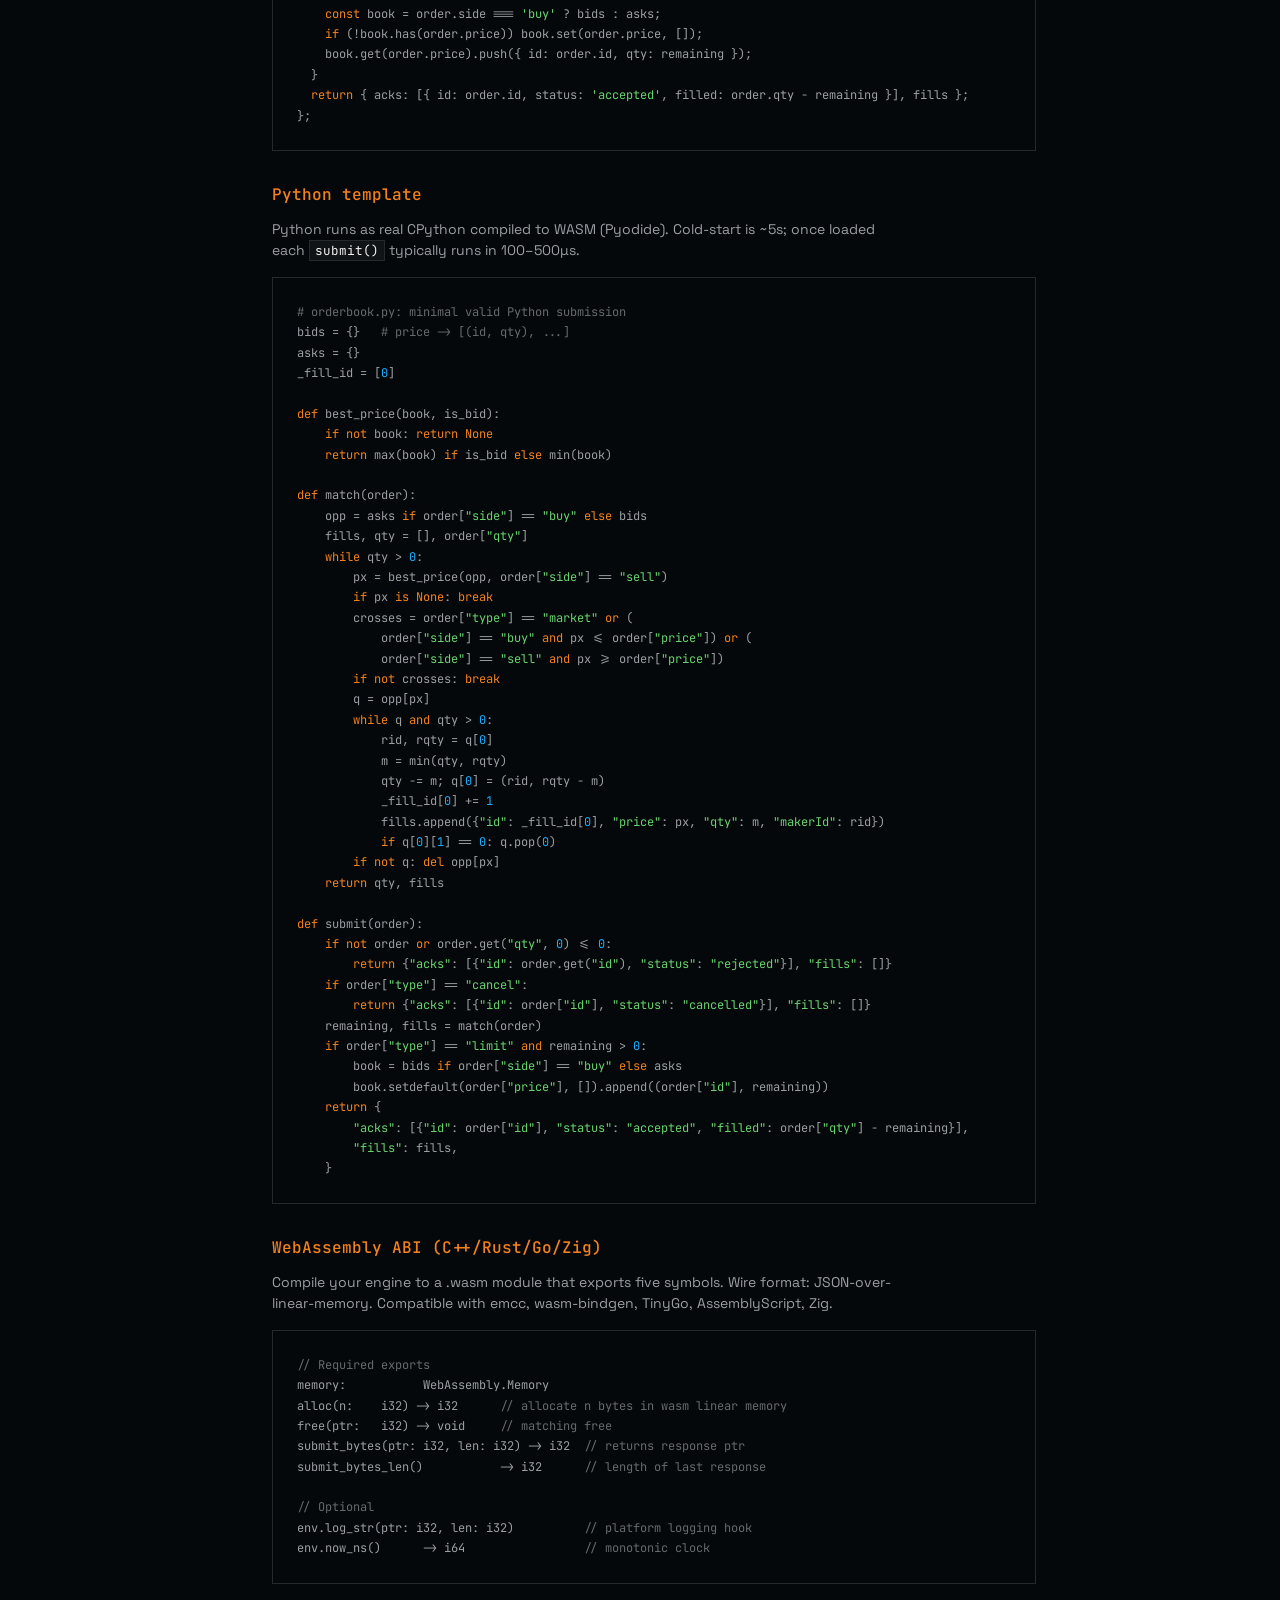
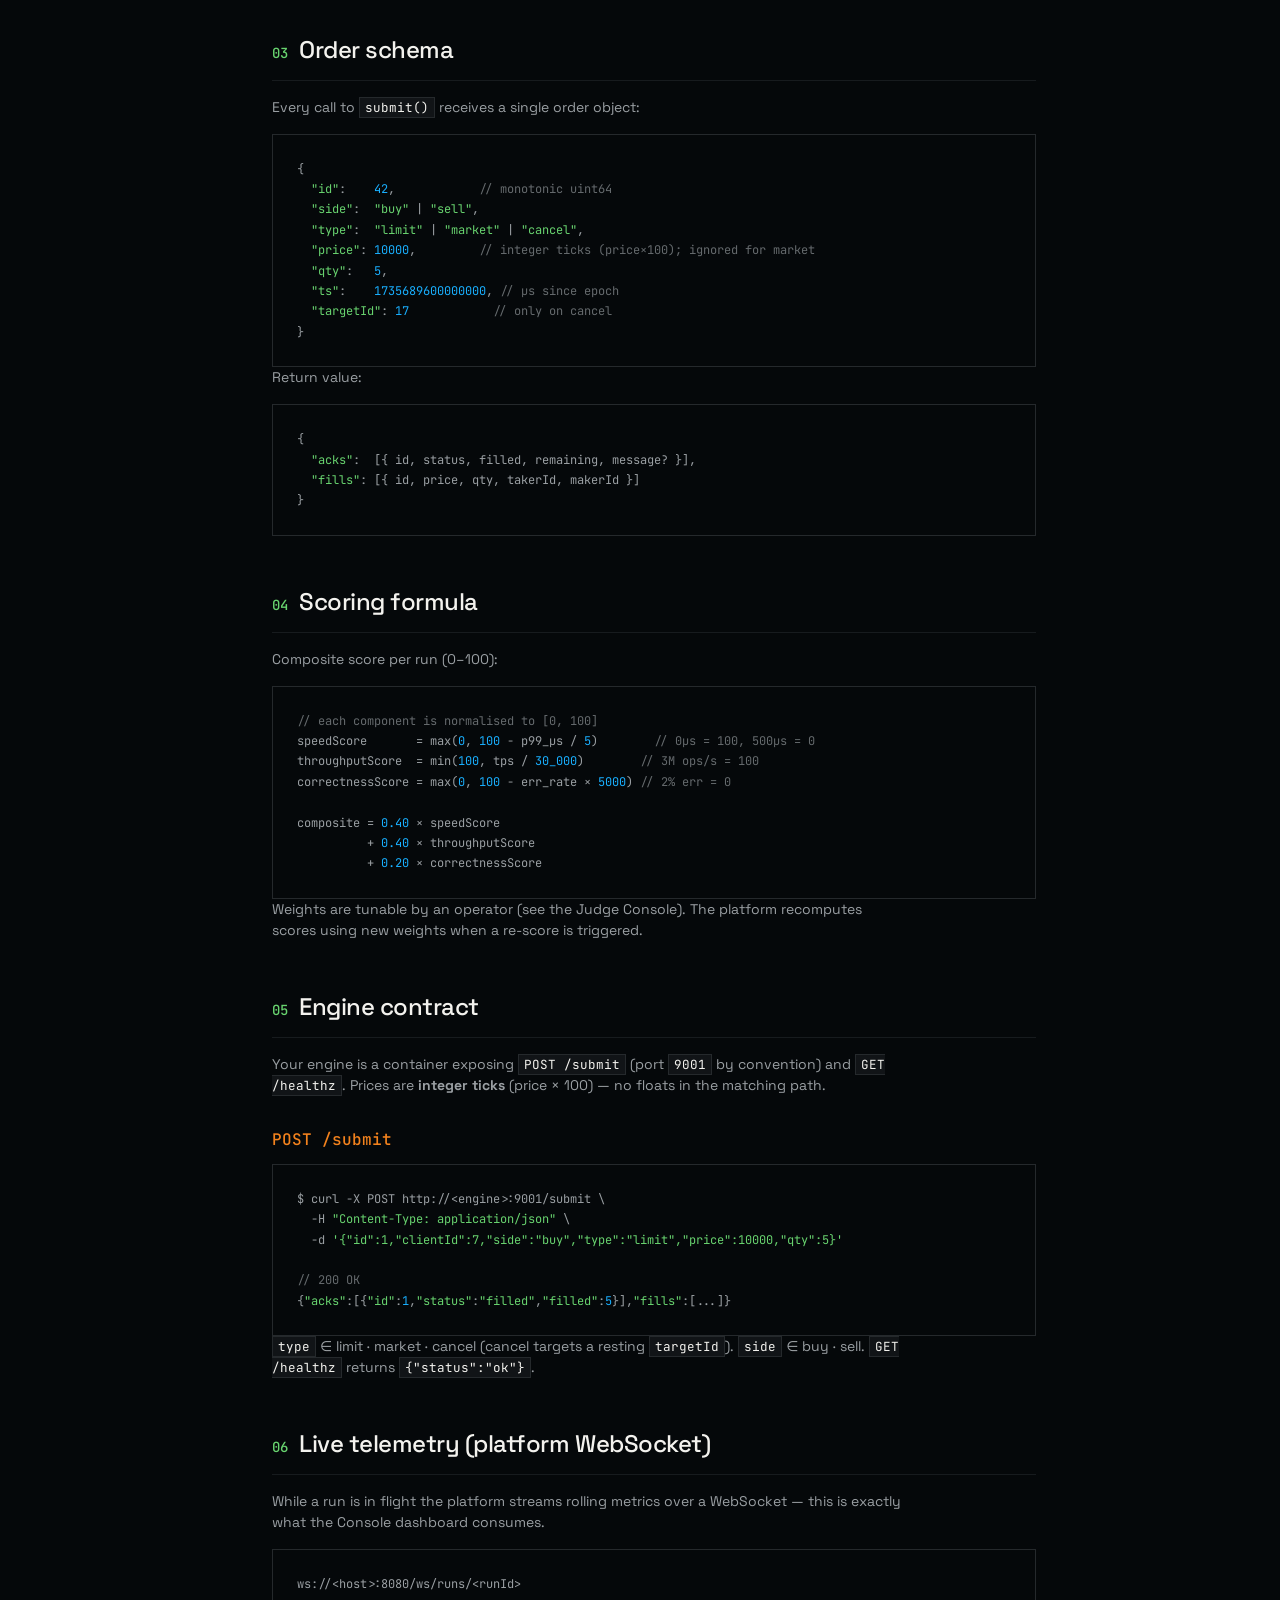
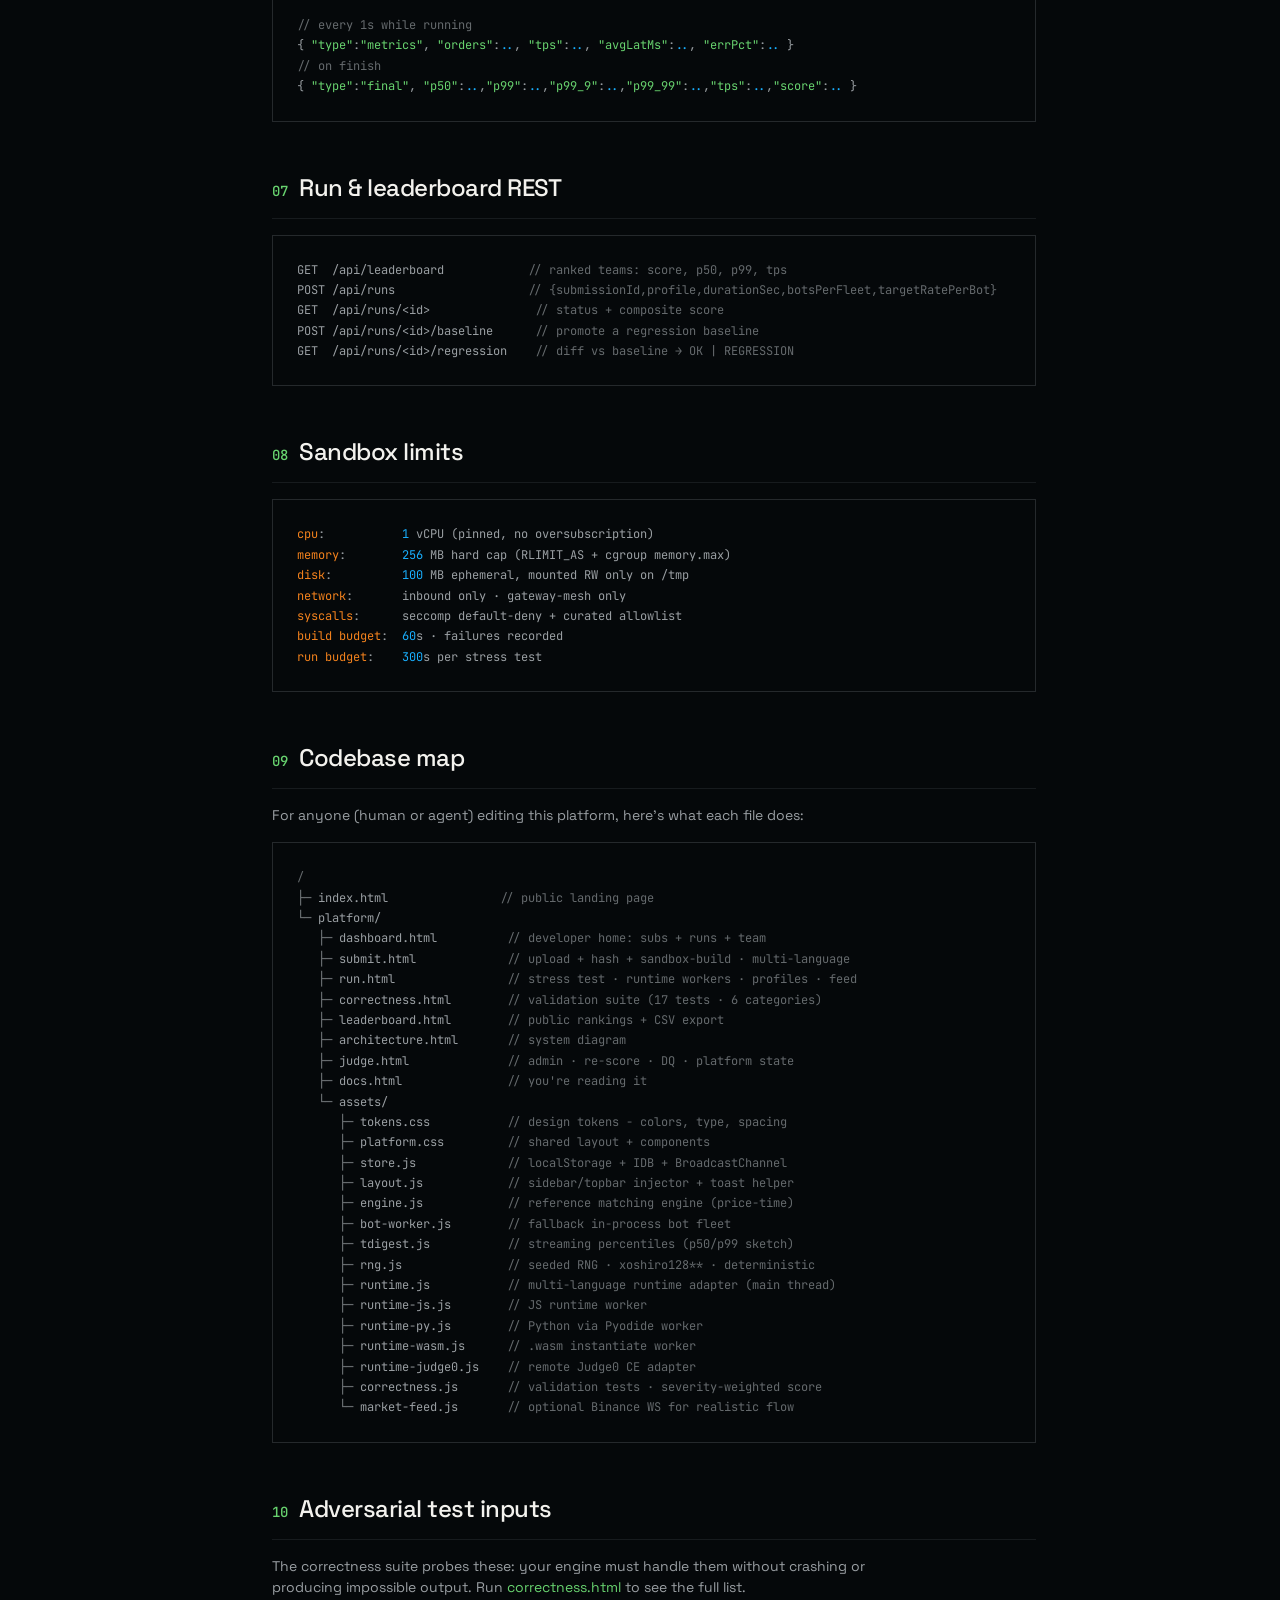
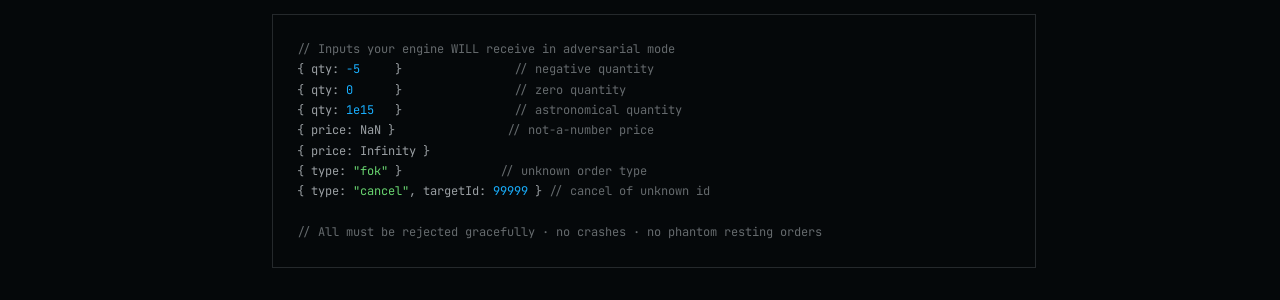
<file: frontend/platform/docs.html>
<!DOCTYPE html>
<!-- =====================================================================
     QuanTime · API & INTEGRATION DOCS
     ---------------------------------------------------------------------
     Reference for developers: how to write a matching engine that works
     with the platform. Includes:
       • The submit() contract (JS reference)
       • Order schema
       • Latency expectations + scoring formula
       • Curl examples for the REST surface (production)
       • WS subscription
       • Local-test snippet (paste-in & run)
===================================================================== -->
<html lang="en">
<head>
<meta charset="UTF-8" />
<title>API &amp; Docs · QuanTime</title>
<meta name="viewport" content="width=device-width, initial-scale=1.0" />
<link rel="preconnect" href="https://fonts.googleapis.com" />
<link rel="preconnect" href="https://fonts.gstatic.com" crossorigin />
<link href="https://fonts.googleapis.com/css2?family=Space+Grotesk:wght@300;400;500;600;700&family=JetBrains+Mono:wght@300;400;500;600&display=swap" rel="stylesheet" />
<link rel="stylesheet" href="assets/tokens.css" />
<link rel="stylesheet" href="assets/platform.css" />
<style>
.code {
  background: var(--bg);
  border: 1px solid var(--line);
  padding: var(--s-5);
  font-family: var(--font-mono);
  font-size: 12px;
  line-height: 1.7;
  color: var(--text-mute);
  overflow-x: auto;
  white-space: pre;
}
.code .k { color: var(--accent-3); }
.code .s { color: var(--accent); }
.code .c { color: var(--text-dim); }
.code .n { color: var(--accent-4); }
.toc { position: sticky; top: 80px; padding: var(--s-3); border: 1px solid var(--line); background: var(--bg-2); }
.toc a { display: block; padding: 6px 10px; font-family: var(--font-mono); font-size: 12px; color: var(--text-mute); border-left: 2px solid transparent; }
.toc a:hover { color: var(--accent); border-left-color: var(--accent); background: var(--bg-3); }
h2.docs { font-size: 24px; font-weight: 500; letter-spacing: -0.02em; margin: var(--s-7) 0 var(--s-4); padding-bottom: var(--s-3); border-bottom: 1px solid var(--line-soft); }
h2.docs .num { font-family: var(--font-mono); font-size: 14px; color: var(--accent); margin-right: var(--s-3); }
h3.docs { font-size: 16px; font-weight: 500; margin: var(--s-6) 0 var(--s-3); font-family: var(--font-mono); color: var(--accent-3); }
.docs-p { color: var(--text-mute); margin-bottom: var(--s-4); max-width: 70ch; text-wrap: pretty; }
.docs-p code { font-family: var(--font-mono); font-size: 0.9em; background: var(--bg-3); padding: 1px 5px; border: 1px solid var(--line); color: var(--text); }
</style>
</head>
<body>
<div id="app-content">

<div class="page-head">
  <span class="eyebrow">Reference · API &amp; Docs</span>
  <h1 style="margin-top: var(--s-3);">Integration docs.</h1>
  <p class="lede">Everything you need to integrate your matching engine. The browser-runtime contract here matches the production HTTP/WS contract one-to-one: write once, run on either.</p>
</div>

<div class="split bias-2-1">
  <div>

<h2 class="docs" id="overview"><span class="num">01</span>Overview</h2>
<p class="docs-p">Your submission is a matching engine. The platform sends you orders; you respond with <code>acks</code> and <code>fills</code>. Lower latency, higher throughput, and lower error rate score higher. The platform measures both the wall-clock time of <code>submit()</code> and the correctness of fills under price-time priority.</p>

<h2 class="docs" id="contract"><span class="num">02</span>The submit() contract</h2>
<p class="docs-p">Same shape across every language. Your engine is a container exposing <code>POST /submit</code> that takes an order and returns <code>{acks, fills}</code> — see the Engine contract below.</p>

<h3 class="docs">JavaScript template</h3>
<div class="code"><span class="c">// orderbook.js: minimal valid JS submission</span>
<span class="k">const</span> bids = <span class="k">new</span> Map();  <span class="c">// price → [{id, qty}]</span>
<span class="k">const</span> asks = <span class="k">new</span> Map();
<span class="k">let</span> nextFillId = <span class="n">1</span>;

<span class="k">function</span> bestPrice(book, isBid) {
  <span class="k">if</span> (book.size === <span class="n">0</span>) <span class="k">return</span> <span class="k">null</span>;
  <span class="k">let</span> b = <span class="k">null</span>;
  <span class="k">for</span> (<span class="k">const</span> p <span class="k">of</span> book.keys()) {
    <span class="k">if</span> (b === <span class="k">null</span> || (isBid ? p &gt; b : p &lt; b)) b = p;
  }
  <span class="k">return</span> b;
}

<span class="k">function</span> match(order) {
  <span class="k">const</span> opp = order.side === <span class="s">'buy'</span> ? asks : bids;
  <span class="k">const</span> fills = [];
  <span class="k">let</span> qty = order.qty;
  <span class="k">while</span> (qty &gt; <span class="n">0</span>) {
    <span class="k">const</span> px = bestPrice(opp, order.side === <span class="s">'sell'</span>);
    <span class="k">if</span> (px === <span class="k">null</span>) <span class="k">break</span>;
    <span class="k">const</span> crosses = order.type === <span class="s">'market'</span>
      || (order.side === <span class="s">'buy'</span> ? px &lt;= order.price : px &gt;= order.price);
    <span class="k">if</span> (!crosses) <span class="k">break</span>;
    <span class="k">const</span> q = opp.get(px);
    <span class="k">while</span> (q.length &amp;&amp; qty &gt; <span class="n">0</span>) {
      <span class="k">const</span> rest = q[<span class="n">0</span>];
      <span class="k">const</span> m = Math.min(qty, rest.qty);
      qty -= m; rest.qty -= m;
      fills.push({ id: nextFillId++, price: px, qty: m, makerId: rest.id });
      <span class="k">if</span> (rest.qty === <span class="n">0</span>) q.shift();
    }
    <span class="k">if</span> (q.length === <span class="n">0</span>) opp.delete(px);
  }
  <span class="k">return</span> { qty, fills };
}

module.exports.submit = (order) =&gt; {
  <span class="k">if</span> (!order || !(order.qty &gt; <span class="n">0</span>)) <span class="k">return</span> { acks: [{ id: order?.id, status: <span class="s">'rejected'</span> }], fills: [] };
  <span class="k">if</span> (order.type === <span class="s">'cancel'</span>) {
    <span class="c">// implement cancel handling here…</span>
    <span class="k">return</span> { acks: [{ id: order.id, status: <span class="s">'cancelled'</span> }], fills: [] };
  }
  <span class="k">const</span> { qty: remaining, fills } = match(order);
  <span class="k">if</span> (order.type === <span class="s">'limit'</span> &amp;&amp; remaining &gt; <span class="n">0</span>) {
    <span class="k">const</span> book = order.side === <span class="s">'buy'</span> ? bids : asks;
    <span class="k">if</span> (!book.has(order.price)) book.set(order.price, []);
    book.get(order.price).push({ id: order.id, qty: remaining });
  }
  <span class="k">return</span> { acks: [{ id: order.id, status: <span class="s">'accepted'</span>, filled: order.qty - remaining }], fills };
};</div>

<h3 class="docs">Python template</h3>
<p class="docs-p">Python runs as real CPython compiled to WASM (Pyodide). Cold-start is ~5s; once loaded each <code>submit()</code> typically runs in 100–500µs.</p>
<div class="code"><span class="c"># orderbook.py: minimal valid Python submission</span>
bids = {}   <span class="c"># price -> [(id, qty), ...]</span>
asks = {}
_fill_id = [<span class="n">0</span>]

<span class="k">def</span> best_price(book, is_bid):
    <span class="k">if not</span> book: <span class="k">return None</span>
    <span class="k">return</span> max(book) <span class="k">if</span> is_bid <span class="k">else</span> min(book)

<span class="k">def</span> match(order):
    opp = asks <span class="k">if</span> order[<span class="s">"side"</span>] == <span class="s">"buy"</span> <span class="k">else</span> bids
    fills, qty = [], order[<span class="s">"qty"</span>]
    <span class="k">while</span> qty &gt; <span class="n">0</span>:
        px = best_price(opp, order[<span class="s">"side"</span>] == <span class="s">"sell"</span>)
        <span class="k">if</span> px <span class="k">is None</span>: <span class="k">break</span>
        crosses = order[<span class="s">"type"</span>] == <span class="s">"market"</span> <span class="k">or</span> (
            order[<span class="s">"side"</span>] == <span class="s">"buy"</span> <span class="k">and</span> px &lt;= order[<span class="s">"price"</span>]) <span class="k">or</span> (
            order[<span class="s">"side"</span>] == <span class="s">"sell"</span> <span class="k">and</span> px &gt;= order[<span class="s">"price"</span>])
        <span class="k">if not</span> crosses: <span class="k">break</span>
        q = opp[px]
        <span class="k">while</span> q <span class="k">and</span> qty &gt; <span class="n">0</span>:
            rid, rqty = q[<span class="n">0</span>]
            m = min(qty, rqty)
            qty -= m; q[<span class="n">0</span>] = (rid, rqty - m)
            _fill_id[<span class="n">0</span>] += <span class="n">1</span>
            fills.append({<span class="s">"id"</span>: _fill_id[<span class="n">0</span>], <span class="s">"price"</span>: px, <span class="s">"qty"</span>: m, <span class="s">"makerId"</span>: rid})
            <span class="k">if</span> q[<span class="n">0</span>][<span class="n">1</span>] == <span class="n">0</span>: q.pop(<span class="n">0</span>)
        <span class="k">if not</span> q: <span class="k">del</span> opp[px]
    <span class="k">return</span> qty, fills

<span class="k">def</span> submit(order):
    <span class="k">if not</span> order <span class="k">or</span> order.get(<span class="s">"qty"</span>, <span class="n">0</span>) &lt;= <span class="n">0</span>:
        <span class="k">return</span> {<span class="s">"acks"</span>: [{<span class="s">"id"</span>: order.get(<span class="s">"id"</span>), <span class="s">"status"</span>: <span class="s">"rejected"</span>}], <span class="s">"fills"</span>: []}
    <span class="k">if</span> order[<span class="s">"type"</span>] == <span class="s">"cancel"</span>:
        <span class="k">return</span> {<span class="s">"acks"</span>: [{<span class="s">"id"</span>: order[<span class="s">"id"</span>], <span class="s">"status"</span>: <span class="s">"cancelled"</span>}], <span class="s">"fills"</span>: []}
    remaining, fills = match(order)
    <span class="k">if</span> order[<span class="s">"type"</span>] == <span class="s">"limit"</span> <span class="k">and</span> remaining &gt; <span class="n">0</span>:
        book = bids <span class="k">if</span> order[<span class="s">"side"</span>] == <span class="s">"buy"</span> <span class="k">else</span> asks
        book.setdefault(order[<span class="s">"price"</span>], []).append((order[<span class="s">"id"</span>], remaining))
    <span class="k">return</span> {
        <span class="s">"acks"</span>: [{<span class="s">"id"</span>: order[<span class="s">"id"</span>], <span class="s">"status"</span>: <span class="s">"accepted"</span>, <span class="s">"filled"</span>: order[<span class="s">"qty"</span>] - remaining}],
        <span class="s">"fills"</span>: fills,
    }</div>

<h3 class="docs">WebAssembly ABI (C++/Rust/Go/Zig)</h3>
<p class="docs-p">Compile your engine to a .wasm module that exports five symbols. Wire format: JSON-over-linear-memory. Compatible with emcc, wasm-bindgen, TinyGo, AssemblyScript, Zig.</p>
<div class="code"><span class="c">// Required exports</span>
memory:           WebAssembly.Memory
alloc(n:    i32) -&gt; i32      <span class="c">// allocate n bytes in wasm linear memory</span>
free(ptr:   i32) -&gt; void     <span class="c">// matching free</span>
submit_bytes(ptr: i32, len: i32) -&gt; i32  <span class="c">// returns response ptr</span>
submit_bytes_len()           -&gt; i32      <span class="c">// length of last response</span>

<span class="c">// Optional</span>
env.log_str(ptr: i32, len: i32)          <span class="c">// platform logging hook</span>
env.now_ns()      -&gt; i64                 <span class="c">// monotonic clock</span></div>

<h2 class="docs" id="schema"><span class="num">03</span>Order schema</h2>
<p class="docs-p">Every call to <code>submit()</code> receives a single order object:</p>

<div class="code">{
  <span class="s">"id"</span>:    <span class="n">42</span>,            <span class="c">// monotonic uint64</span>
  <span class="s">"side"</span>:  <span class="s">"buy"</span> | <span class="s">"sell"</span>,
  <span class="s">"type"</span>:  <span class="s">"limit"</span> | <span class="s">"market"</span> | <span class="s">"cancel"</span>,
  <span class="s">"price"</span>: <span class="n">10000</span>,         <span class="c">// integer ticks (price×100); ignored for market</span>
  <span class="s">"qty"</span>:   <span class="n">5</span>,
  <span class="s">"ts"</span>:    <span class="n">1735689600000000</span>, <span class="c">// µs since epoch</span>
  <span class="s">"targetId"</span>: <span class="n">17</span>            <span class="c">// only on cancel</span>
}</div>

<p class="docs-p">Return value:</p>
<div class="code">{
  <span class="s">"acks"</span>:  [{ id, status, filled, remaining, message? }],
  <span class="s">"fills"</span>: [{ id, price, qty, takerId, makerId }]
}</div>

<h2 class="docs" id="scoring"><span class="num">04</span>Scoring formula</h2>
<p class="docs-p">Composite score per run (0–100):</p>
<div class="code"><span class="c">// each component is normalised to [0, 100]</span>
speedScore       = max(<span class="n">0</span>, <span class="n">100</span> - p99_µs / <span class="n">5</span>)        <span class="c">// 0µs = 100, 500µs = 0</span>
throughputScore  = min(<span class="n">100</span>, tps / <span class="n">30_000</span>)        <span class="c">// 3M ops/s = 100</span>
correctnessScore = max(<span class="n">0</span>, <span class="n">100</span> - err_rate × <span class="n">5000</span>) <span class="c">// 2% err = 0</span>

composite = <span class="n">0.40</span> × speedScore
          + <span class="n">0.40</span> × throughputScore
          + <span class="n">0.20</span> × correctnessScore</div>
<p class="docs-p">Weights are tunable by an operator (see the Judge Console). The platform recomputes scores using new weights when a re-score is triggered.</p>

<h2 class="docs" id="rest"><span class="num">05</span>Engine contract</h2>
<p class="docs-p">Your engine is a container exposing <code>POST /submit</code> (port <code>9001</code> by convention) and <code>GET /healthz</code>. Prices are <strong>integer ticks</strong> (price × 100) — no floats in the matching path.</p>

<h3 class="docs">POST /submit</h3>
<div class="code">$ curl -X POST http://&lt;engine&gt;:9001/submit \
  -H <span class="s">"Content-Type: application/json"</span> \
  -d <span class="s">'{"id":1,"clientId":7,"side":"buy","type":"limit","price":10000,"qty":5}'</span>

<span class="c">// 200 OK</span>
{<span class="s">"acks"</span>:[{<span class="s">"id"</span>:<span class="n">1</span>,<span class="s">"status"</span>:<span class="s">"filled"</span>,<span class="s">"filled"</span>:<span class="n">5</span>}],<span class="s">"fills"</span>:[...]}</div>
<p class="docs-p"><code>type</code> ∈ limit · market · cancel (cancel targets a resting <code>targetId</code>). <code>side</code> ∈ buy · sell. <code>GET /healthz</code> returns <code>{"status":"ok"}</code>.</p>

<h2 class="docs" id="ws"><span class="num">06</span>Live telemetry (platform WebSocket)</h2>
<p class="docs-p">While a run is in flight the platform streams rolling metrics over a WebSocket — this is exactly what the Console dashboard consumes.</p>
<div class="code">ws://&lt;host&gt;:8080/ws/runs/&lt;runId&gt;

<span class="c">// every 1s while running</span>
{ <span class="s">"type"</span>:<span class="s">"metrics"</span>, <span class="s">"orders"</span>:<span class="n">..</span>, <span class="s">"tps"</span>:<span class="n">..</span>, <span class="s">"avgLatMs"</span>:<span class="n">..</span>, <span class="s">"errPct"</span>:<span class="n">..</span> }
<span class="c">// on finish</span>
{ <span class="s">"type"</span>:<span class="s">"final"</span>, <span class="s">"p50"</span>:<span class="n">..</span>,<span class="s">"p99"</span>:<span class="n">..</span>,<span class="s">"p99_9"</span>:<span class="n">..</span>,<span class="s">"p99_99"</span>:<span class="n">..</span>,<span class="s">"tps"</span>:<span class="n">..</span>,<span class="s">"score"</span>:<span class="n">..</span> }</div>

<h2 class="docs" id="leaderboard-feed"><span class="num">07</span>Run &amp; leaderboard REST</h2>
<div class="code">GET  /api/leaderboard            <span class="c">// ranked teams: score, p50, p99, tps</span>
POST /api/runs                   <span class="c">// {submissionId,profile,durationSec,botsPerFleet,targetRatePerBot}</span>
GET  /api/runs/&lt;id&gt;               <span class="c">// status + composite score</span>
POST /api/runs/&lt;id&gt;/baseline      <span class="c">// promote a regression baseline</span>
GET  /api/runs/&lt;id&gt;/regression    <span class="c">// diff vs baseline → OK | REGRESSION</span></div>

<h2 class="docs" id="limits"><span class="num">08</span>Sandbox limits</h2>
<div class="code"><span class="k">cpu</span>:           <span class="n">1</span> vCPU (pinned, no oversubscription)
<span class="k">memory</span>:        <span class="n">256</span> MB hard cap (RLIMIT_AS + cgroup memory.max)
<span class="k">disk</span>:          <span class="n">100</span> MB ephemeral, mounted RW only on /tmp
<span class="k">network</span>:       inbound only · gateway-mesh only
<span class="k">syscalls</span>:      seccomp default-deny + curated allowlist
<span class="k">build budget</span>:  <span class="n">60</span>s · failures recorded
<span class="k">run budget</span>:    <span class="n">300</span>s per stress test</div>

<h2 class="docs" id="files"><span class="num">09</span>Codebase map</h2>
<p class="docs-p">For anyone (human or agent) editing this platform, here's what each file does:</p>
<div class="code"><span class="c">/</span>
<span class="c">├─</span> index.html                <span class="c">// public landing page</span>
<span class="c">└─</span> platform/
   <span class="c">├─</span> dashboard.html          <span class="c">// developer home: subs + runs + team</span>
   <span class="c">├─</span> submit.html             <span class="c">// upload + hash + sandbox-build · multi-language</span>
   <span class="c">├─</span> run.html                <span class="c">// stress test · runtime workers · profiles · feed</span>
   <span class="c">├─</span> correctness.html        <span class="c">// validation suite (17 tests · 6 categories)</span>
   <span class="c">├─</span> leaderboard.html        <span class="c">// public rankings + CSV export</span>
   <span class="c">├─</span> architecture.html       <span class="c">// system diagram</span>
   <span class="c">├─</span> judge.html              <span class="c">// admin · re-score · DQ · platform state</span>
   <span class="c">├─</span> docs.html               <span class="c">// you're reading it</span>
   <span class="c">└─</span> assets/
      <span class="c">├─</span> tokens.css           <span class="c">// design tokens - colors, type, spacing</span>
      <span class="c">├─</span> platform.css         <span class="c">// shared layout + components</span>
      <span class="c">├─</span> store.js             <span class="c">// localStorage + IDB + BroadcastChannel</span>
      <span class="c">├─</span> layout.js            <span class="c">// sidebar/topbar injector + toast helper</span>
      <span class="c">├─</span> engine.js            <span class="c">// reference matching engine (price-time)</span>
      <span class="c">├─</span> bot-worker.js        <span class="c">// fallback in-process bot fleet</span>
      <span class="c">├─</span> tdigest.js           <span class="c">// streaming percentiles (p50/p99 sketch)</span>
      <span class="c">├─</span> rng.js               <span class="c">// seeded RNG · xoshiro128** · deterministic</span>
      <span class="c">├─</span> runtime.js           <span class="c">// multi-language runtime adapter (main thread)</span>
      <span class="c">├─</span> runtime-js.js        <span class="c">// JS runtime worker</span>
      <span class="c">├─</span> runtime-py.js        <span class="c">// Python via Pyodide worker</span>
      <span class="c">├─</span> runtime-wasm.js      <span class="c">// .wasm instantiate worker</span>
      <span class="c">├─</span> runtime-judge0.js    <span class="c">// remote Judge0 CE adapter</span>
      <span class="c">├─</span> correctness.js       <span class="c">// validation tests · severity-weighted score</span>
      <span class="c">└─</span> market-feed.js       <span class="c">// optional Binance WS for realistic flow</span></div>

<h2 class="docs" id="adversarial"><span class="num">10</span>Adversarial test inputs</h2>
<p class="docs-p">The correctness suite probes these: your engine must handle them without crashing or producing impossible output. Run <a href="correctness.html" class="up">correctness.html</a> to see the full list.</p>
<div class="code"><span class="c">// Inputs your engine WILL receive in adversarial mode</span>
{ qty: <span class="n">-5</span>     }                <span class="c">// negative quantity</span>
{ qty: <span class="n">0</span>      }                <span class="c">// zero quantity</span>
{ qty: <span class="n">1e15</span>   }                <span class="c">// astronomical quantity</span>
{ price: NaN }                <span class="c">// not-a-number price</span>
{ price: Infinity }
{ type: <span class="s">"fok"</span> }              <span class="c">// unknown order type</span>
{ type: <span class="s">"cancel"</span>, targetId: <span class="n">99999</span> } <span class="c">// cancel of unknown id</span>

<span class="c">// All must be rejected gracefully · no crashes · no phantom resting orders</span></div>

  </div>

  <!-- TOC -->
  <div>
    <nav class="toc">
      <div class="mono dim" style="font-size:10px;text-transform:uppercase;letter-spacing:0.1em;padding:6px 10px;">// contents</div>
      <a href="#overview">01 · Overview</a>
      <a href="#contract">02 · submit() contract</a>
      <a href="#schema">03 · Order schema</a>
      <a href="#scoring">04 · Scoring formula</a>
      <a href="#rest">05 · REST surface</a>
      <a href="#ws">06 · WebSocket</a>
      <a href="#leaderboard-feed">07 · Leaderboard feed</a>
      <a href="#limits">08 · Sandbox limits</a>
      <a href="#files">09 · Codebase map</a>
      <a href="#adversarial">10 · Adversarial inputs</a>
    </nav>
  </div>
</div>

</div><!-- /#app-content -->

<script src="assets/store.js"></script>
<script src="assets/layout.js"></script>
<script>
Layout.render({ active: 'docs', crumb: [{ label: 'Platform', href: 'console.html' }, { label: 'Docs' }] });
</script>
</body>
</html>
</file>
<file: frontend/platform/assets/tokens.css>
/* =====================================================================
   QuanTime · DESIGN TOKENS
   ---------------------------------------------------------------------
   Single source of truth for colors, type, spacing. Every page imports
   this first. Change a value here and the entire platform updates.
===================================================================== */
:root {
  /* -- Color palette: cool dark base, phosphor-green accent -- */
  --bg:        oklch(13% 0.008 240);
  --bg-2:      oklch(16% 0.008 240);
  --bg-3:      oklch(19% 0.008 240);
  --bg-4:      oklch(22% 0.008 240);
  --line:      oklch(28% 0.008 240);
  --line-soft: oklch(22% 0.008 240);
  --text:      oklch(96% 0.005 90);
  --text-mute: oklch(70% 0.008 240);
  --text-dim:  oklch(52% 0.008 240);

  --accent:     oklch(78% 0.17 145);
  --accent-2:   oklch(68% 0.20 25);     /* alert / sell */
  --accent-3:   oklch(72% 0.17 55);     /* warn / amber */
  --accent-4:   oklch(72% 0.16 240);    /* info / blue */
  --accent-dim: oklch(78% 0.17 145 / 0.15);

  --font-sans: "Space Grotesk", system-ui, -apple-system, sans-serif;
  --font-mono: "JetBrains Mono", ui-monospace, "SF Mono", Menlo, monospace;

  --s-1: 4px; --s-2: 8px; --s-3: 12px; --s-4: 16px; --s-5: 24px;
  --s-6: 32px; --s-7: 48px; --s-8: 64px; --s-9: 96px;

  --radius: 4px;
  --radius-lg: 8px;
  --max-w: 1480px;
}
</file>
<file: frontend/platform/assets/platform.css>
/* =====================================================================
   QuanTime · SHARED LAYOUT + COMPONENTS
   ---------------------------------------------------------------------
   Imports tokens.css. Every platform page imports this file too.
   Section index:
     §1  reset + base
     §2  utilities + primitives (eyebrow, btn, pill, mono, etc.)
     §3  app shell (sidebar + main pane layout)
     §4  cards, panels, dividers
     §5  tables (used by leaderboard, runs, submissions)
     §6  forms (used by submit, team mgmt)
     §7  charts (sparklines, bars, gauges)
     §8  status badges (idle, running, passed, failed, queued)
     §9  modal / dialog
     §10 toasts
===================================================================== */

/* §1 - RESET ==================================================== */
*, *::before, *::after { box-sizing: border-box; margin: 0; padding: 0; }
html { -webkit-font-smoothing: antialiased; }
body {
  font-family: var(--font-sans);
  font-size: 14px;
  line-height: 1.5;
  color: var(--text);
  background: var(--bg);
  background-image: radial-gradient(circle at 1px 1px, oklch(28% 0.008 240 / 0.5) 1px, transparent 0);
  background-size: 32px 32px;
  background-attachment: fixed;
  overflow-x: hidden;
}
a { color: inherit; text-decoration: none; }
button { font: inherit; color: inherit; background: none; border: 0; cursor: pointer; }
input, select, textarea { font: inherit; color: inherit; background: none; border: 0; outline: 0; }
img, svg { display: block; max-width: 100%; }
::selection { background: var(--accent); color: var(--bg); }
::-webkit-scrollbar { width: 8px; height: 8px; }
::-webkit-scrollbar-track { background: transparent; }
::-webkit-scrollbar-thumb { background: var(--line); }
::-webkit-scrollbar-thumb:hover { background: var(--line-soft); }

/* §2 - UTILITIES =============================================== */
.mono { font-family: var(--font-mono); }
.dim { color: var(--text-dim); }
.mute { color: var(--text-mute); }
.up { color: var(--accent); }
.down { color: var(--accent-2); }
.warn { color: var(--accent-3); }
.info { color: var(--accent-4); }
.right { text-align: right; }
.center { text-align: center; }

.eyebrow {
  font-family: var(--font-mono);
  font-size: 10px;
  text-transform: uppercase;
  letter-spacing: 0.12em;
  color: var(--text-dim);
  display: inline-flex;
  align-items: center;
  gap: var(--s-2);
}
.eyebrow::before {
  content: "";
  width: 5px; height: 5px;
  background: var(--accent);
  display: inline-block;
}

.btn {
  display: inline-flex; align-items: center; gap: var(--s-2);
  padding: 10px 14px;
  font-family: var(--font-mono); font-size: 11px;
  text-transform: uppercase; letter-spacing: 0.1em;
  border: 1px solid var(--line);
  background: var(--bg-2);
  color: var(--text);
  cursor: pointer;
  transition: all .15s ease;
  white-space: nowrap;
}
.btn:hover { border-color: var(--accent); color: var(--accent); }
.btn-primary { background: var(--accent); color: var(--bg); border-color: var(--accent); font-weight: 600; }
.btn-primary:hover { background: var(--text); border-color: var(--text); color: var(--bg); }
.btn-ghost { background: transparent; }
.btn-danger { border-color: var(--accent-2); color: var(--accent-2); }
.btn-danger:hover { background: var(--accent-2); color: var(--bg); }
.btn-sm { padding: 6px 10px; font-size: 10px; }
.btn[disabled] { opacity: 0.4; cursor: not-allowed; }
.btn[disabled]:hover { border-color: var(--line); color: var(--text); }

.pill {
  display: inline-flex; align-items: center; gap: var(--s-2);
  padding: 4px 8px;
  border: 1px solid var(--line);
  font-family: var(--font-mono); font-size: 10px;
  color: var(--text-mute);
  text-transform: uppercase; letter-spacing: 0.08em;
  white-space: nowrap;       /* never wrap status pills - they're tiny */
  flex-shrink: 0;
}
.pill .dot {
  width: 6px; height: 6px; border-radius: 50%;
  background: var(--accent);
  box-shadow: 0 0 0 3px oklch(78% 0.17 145 / 0.18);
  animation: pulse 1.6s ease-in-out infinite;
}
@keyframes pulse { 50% { box-shadow: 0 0 0 6px oklch(78% 0.17 145 / 0); } }

/* §3 - APP SHELL ============================================== */
.app {
  display: grid;
  grid-template-columns: 240px 1fr;
  min-height: 100vh;
}
.sidebar {
  border-right: 1px solid var(--line-soft);
  background: var(--bg);
  position: sticky; top: 0;
  height: 100vh;
  display: flex; flex-direction: column;
  overflow-y: auto;
}
.sidebar-brand {
  display: flex; align-items: center; gap: 10px;
  padding: var(--s-5);
  border-bottom: 1px solid var(--line-soft);
  font-weight: 700; letter-spacing: -0.02em; font-size: 20px;
}
.sidebar-brand .mark {
  width: 28px; height: 28px; border-radius: 6px;
  background: linear-gradient(150deg, var(--bg-3), var(--bg-2));
  border: 1px solid var(--accent);
  box-shadow: inset 0 0 8px color-mix(in oklab, var(--accent) 22%, transparent);
  position: relative;
  flex-shrink: 0;
}
.sidebar-brand .mark::after {
  content: ""; position: absolute; inset: 8px;
  background: var(--accent); border-radius: 3px;
  box-shadow: 0 0 6px color-mix(in oklab, var(--accent) 80%, transparent);
}
.sidebar-brand .ver {
  margin-left: auto;
  font-family: var(--font-mono); font-size: 10px;
  color: var(--text-dim); font-weight: 400;
}
.sidebar-section { padding: var(--s-4) 0; border-bottom: 1px solid var(--line-soft); }
.sidebar-section .label {
  font-family: var(--font-mono); font-size: 10px;
  text-transform: uppercase; letter-spacing: 0.12em;
  color: var(--text-dim);
  padding: 0 var(--s-5) var(--s-2);
}
.sidebar-link {
  display: flex; align-items: center; gap: var(--s-3);
  padding: 8px var(--s-5);
  font-size: 13px; color: var(--text-mute);
  border-left: 2px solid transparent;
  transition: all .15s ease;
  position: relative;
}
.sidebar-link:hover { color: var(--text); background: var(--bg-2); }
.sidebar-link.active {
  color: var(--accent);
  border-left-color: var(--accent);
  background: var(--accent-dim);
}
.sidebar-link .icon {
  width: 14px; height: 14px;
  display: inline-flex; align-items: center; justify-content: center;
  font-family: var(--font-mono); font-size: 12px;
  color: var(--text-dim);
}
.sidebar-link.active .icon { color: var(--accent); }
.sidebar-link .badge {
  margin-left: auto;
  font-family: var(--font-mono); font-size: 10px;
  color: var(--text-dim);
}
.sidebar-foot {
  margin-top: auto;
  padding: var(--s-4) var(--s-5);
  border-top: 1px solid var(--line-soft);
  font-family: var(--font-mono); font-size: 10px;
  color: var(--text-dim);
}

.main { min-width: 0; }
.topbar {
  position: sticky; top: 0; z-index: 10;
  display: flex; align-items: center; gap: var(--s-4);
  padding: var(--s-4) var(--s-6);
  border-bottom: 1px solid var(--line-soft);
  background: oklch(13% 0.008 240 / 0.85);
  backdrop-filter: blur(12px);
}
.topbar .crumb {
  font-family: var(--font-mono); font-size: 11px;
  color: var(--text-dim);
  white-space: nowrap;        /* breadcrumb stays on one line - truncate the page if needed */
  overflow: hidden;
  text-overflow: ellipsis;
  min-width: 0; flex: 1;
}
.topbar .crumb a { color: var(--text-mute); }
.topbar .crumb .sep { margin: 0 var(--s-2); color: var(--text-dim); }
.topbar .crumb .now { color: var(--text); }
.topbar .actions { margin-left: auto; display: flex; gap: var(--s-3); align-items: center; flex-shrink: 0; }
.topbar .clock {
  font-family: var(--font-mono); font-size: 11px;
  color: var(--text-dim);
}
.page { padding: var(--s-6); }
.page-head { margin-bottom: var(--s-6); }
.page-head h1 {
  font-size: 32px; font-weight: 500; letter-spacing: -0.02em;
  line-height: 1; margin-bottom: var(--s-3);
}
.page-head .lede { color: var(--text-mute); max-width: 72ch; }

@media (max-width: 880px) {
  .app { grid-template-columns: 1fr; }
  .sidebar { position: fixed; transform: translateX(-100%); z-index: 100; width: 240px; transition: transform .2s ease; }
  .sidebar.open { transform: translateX(0); }
  .topbar .menu-toggle { display: inline-flex !important; }
}
.menu-toggle { display: none; }

/* §4 - CARDS / PANELS ========================================== */
.panel {
  background: var(--bg-2);
  border: 1px solid var(--line);
}
.panel-head {
  display: flex; align-items: center; gap: var(--s-3);
  padding: var(--s-4) var(--s-5);
  border-bottom: 1px solid var(--line-soft);
}
.panel-head h3 {
  font-family: var(--font-mono); font-size: 11px;
  text-transform: uppercase; letter-spacing: 0.1em;
  color: var(--text);
  font-weight: 500;
  white-space: nowrap;        /* panel titles never wrap - they're short labels */
  min-width: 0;
}
.panel-head .actions { margin-left: auto; display: flex; gap: var(--s-2); }
.panel-body { padding: var(--s-5); }
.panel-body.flush { padding: 0; }

.kpi-grid {
  display: grid;
  /* Force a fixed 4-column grid that collapses cleanly at narrow viewports.
     Previous auto-fit caused awkward 3+1 wraps when main pane was ≈675px. */
  grid-template-columns: repeat(4, 1fr);
  gap: 0;
  border: 1px solid var(--line);
}
@media (max-width: 1100px) { .kpi-grid { grid-template-columns: repeat(2, 1fr); } }
@media (max-width: 540px)  { .kpi-grid { grid-template-columns: 1fr; } }
.kpi {
  padding: var(--s-5);
  border-right: 1px solid var(--line-soft);
  min-width: 0;               /* let value text truncate instead of overflowing */
}
.kpi:last-child { border-right: 0; }
@media (max-width: 1100px) {
  .kpi:nth-child(2) { border-right: 0; }
  .kpi:nth-child(1), .kpi:nth-child(2) { border-bottom: 1px solid var(--line-soft); }
}
.kpi .l { font-family: var(--font-mono); font-size: 10px; text-transform: uppercase; letter-spacing: 0.12em; color: var(--text-dim); margin-bottom: var(--s-3); }
.kpi .v {
  font-family: var(--font-mono);
  /* Fluid type - shrinks on narrow KPI cells so values like "23d 10h 40m" stay on one line */
  font-size: clamp(20px, 2.6vw, 28px);
  font-weight: 500; color: var(--text);
  white-space: nowrap; overflow: hidden; text-overflow: ellipsis;
}
.kpi .v small { font-size: 13px; color: var(--text-mute); margin-left: 4px; }
.kpi .delta { font-family: var(--font-mono); font-size: 11px; margin-top: 4px; }

/* §5 - TABLES ================================================== */
.table { width: 100%; border-collapse: collapse; font-family: var(--font-mono); font-size: 12px; }
.table th {
  text-align: left; padding: 10px var(--s-4);
  border-bottom: 1px solid var(--line);
  color: var(--text-dim); font-weight: 400;
  text-transform: uppercase; letter-spacing: 0.08em; font-size: 10px;
  background: var(--bg-3);
  position: sticky; top: 0;
}
.table th.r, .table td.r { text-align: right; }
.table tbody tr {
  border-bottom: 1px solid var(--line-soft);
  transition: background .15s ease;
}
.table tbody tr:hover { background: var(--bg-3); }
.table td { padding: 10px var(--s-4); color: var(--text); }
.table td.team { color: var(--text); font-weight: 500; font-family: var(--font-sans); }
.table tr.flash { animation: flash .8s ease; }
@keyframes flash {
  0% { background: oklch(78% 0.17 145 / 0.20); }
  100% { background: transparent; }
}

/* §6 - FORMS =================================================== */
.field { margin-bottom: var(--s-5); }
.field label {
  display: block;
  font-family: var(--font-mono); font-size: 11px;
  text-transform: uppercase; letter-spacing: 0.1em;
  color: var(--text-dim);
  margin-bottom: var(--s-2);
}
.field .hint {
  font-family: var(--font-mono); font-size: 11px;
  color: var(--text-dim); margin-top: var(--s-2);
}
.input, .select, .textarea {
  width: 100%;
  padding: 10px 12px;
  background: var(--bg-3);
  border: 1px solid var(--line);
  font-family: var(--font-mono); font-size: 13px;
  color: var(--text);
  transition: border-color .15s ease;
}
.input:focus, .select:focus, .textarea:focus { border-color: var(--accent); }
.textarea { font-family: var(--font-mono); resize: vertical; min-height: 100px; }

.dropzone {
  border: 1px dashed var(--line);
  background: var(--bg-2);
  padding: var(--s-7) var(--s-5);
  text-align: center;
  transition: all .15s ease;
  cursor: pointer;
}
.dropzone:hover, .dropzone.drag {
  border-color: var(--accent);
  background: var(--accent-dim);
}
.dropzone .big {
  font-family: var(--font-mono); font-size: 16px;
  color: var(--text); margin-bottom: var(--s-3);
}
.dropzone .small {
  font-family: var(--font-mono); font-size: 11px;
  color: var(--text-dim);
}

/* §7 - CHARTS ================================================== */
.spark { width: 100%; height: 40px; }
.spark line, .spark path { vector-effect: non-scaling-stroke; }
.bars { display: flex; gap: 2px; align-items: end; height: 32px; }
.bars span {
  flex: 1; min-width: 2px;
  background: var(--accent-dim);
  border-bottom: 2px solid var(--accent);
  transition: height .4s ease;
}

/* §8 - STATUS BADGES =========================================== */
.status {
  display: inline-flex; align-items: center; gap: 6px;
  font-family: var(--font-mono); font-size: 10px;
  text-transform: uppercase; letter-spacing: 0.1em;
  padding: 2px 6px;
  border: 1px solid var(--line);
}
.status::before {
  content: ""; width: 6px; height: 6px; border-radius: 50%;
  background: var(--text-dim);
}
.status.idle    { color: var(--text-dim); }
.status.queued  { color: var(--accent-3); border-color: oklch(72% 0.17 55 / 0.3); }
.status.queued::before  { background: var(--accent-3); }
.status.running { color: var(--accent-4); border-color: oklch(72% 0.16 240 / 0.3); }
.status.running::before { background: var(--accent-4); animation: pulse 1.4s ease-in-out infinite; }
.status.passed  { color: var(--accent); border-color: oklch(78% 0.17 145 / 0.3); }
.status.passed::before  { background: var(--accent); }
.status.failed  { color: var(--accent-2); border-color: oklch(68% 0.20 25 / 0.3); }
.status.failed::before  { background: var(--accent-2); }
.status.building { color: var(--accent-3); border-color: oklch(72% 0.17 55 / 0.3); }
.status.building::before { background: var(--accent-3); animation: pulse 1s ease-in-out infinite; }

/* §9 - MODAL ==================================================== */
.modal-bg {
  position: fixed; inset: 0;
  background: oklch(0% 0 0 / 0.7);
  backdrop-filter: blur(4px);
  z-index: 1000;
  display: flex; align-items: center; justify-content: center;
  padding: var(--s-5);
}
.modal {
  background: var(--bg-2);
  border: 1px solid var(--line);
  width: 100%; max-width: 600px;
  max-height: 90vh; overflow: auto;
}
.modal-head {
  padding: var(--s-5); border-bottom: 1px solid var(--line-soft);
  display: flex; align-items: center;
}
.modal-head h3 { font-size: 18px; font-weight: 500; }
.modal-head button { margin-left: auto; color: var(--text-dim); font-size: 20px; padding: 0 8px; }
.modal-body { padding: var(--s-5); }
.modal-foot { padding: var(--s-4) var(--s-5); border-top: 1px solid var(--line-soft); display: flex; gap: var(--s-3); justify-content: flex-end; }

/* §10 - TOASTS ================================================== */
.toast-stack {
  position: fixed; bottom: var(--s-5); right: var(--s-5);
  z-index: 2000;
  display: flex; flex-direction: column; gap: var(--s-2);
  pointer-events: none;
}
.toast {
  background: var(--bg-2);
  border: 1px solid var(--line);
  border-left: 2px solid var(--accent);
  padding: var(--s-3) var(--s-4);
  font-family: var(--font-mono); font-size: 12px;
  color: var(--text);
  min-width: 280px;
  pointer-events: auto;
  animation: toastIn .2s ease;
}
.toast.error { border-left-color: var(--accent-2); }
.toast.warn { border-left-color: var(--accent-3); }
.toast .t { font-size: 10px; color: var(--text-dim); text-transform: uppercase; letter-spacing: 0.1em; margin-bottom: 2px; }
@keyframes toastIn {
  from { transform: translateX(20px); opacity: 0; }
  to { transform: translateX(0); opacity: 1; }
}

/* -- Native range slider - dark phosphor-green theme ------------ */
input[type="range"] {
  -webkit-appearance: none;
  appearance: none;
  width: 100%;
  height: 4px;
  background: var(--bg-3);
  border: 1px solid var(--line);
  outline: none;
  cursor: pointer;
}
input[type="range"]::-webkit-slider-thumb {
  -webkit-appearance: none;
  appearance: none;
  width: 14px; height: 14px;
  background: var(--accent);
  border: 1px solid var(--accent);
  cursor: pointer;
  transition: transform .1s ease;
}
input[type="range"]::-webkit-slider-thumb:hover { transform: scale(1.2); }
input[type="range"]::-moz-range-thumb {
  width: 14px; height: 14px;
  background: var(--accent);
  border: 1px solid var(--accent);
  cursor: pointer;
  border-radius: 0;
}
input[type="range"]::-moz-range-track {
  background: var(--bg-3);
  height: 4px;
}

/* -- Misc helpers used across pages -- */
.split { display: grid; gap: var(--s-5); }
.split.cols-2 { grid-template-columns: 1fr 1fr; }
.split.cols-3 { grid-template-columns: repeat(3, 1fr); }
.split.cols-4 { grid-template-columns: repeat(4, 1fr); }
.split.bias-2-1 { grid-template-columns: 2fr 1fr; }
.split.bias-1-2 { grid-template-columns: 1fr 2fr; }
@media (max-width: 980px) {
  .split.cols-2, .split.cols-3, .split.cols-4, .split.bias-2-1, .split.bias-1-2 { grid-template-columns: 1fr; }
}

.log {
  background: var(--bg);
  border: 1px solid var(--line);
  padding: var(--s-4);
  font-family: var(--font-mono); font-size: 12px;
  color: var(--text-mute);
  max-height: 320px; overflow: auto;
  line-height: 1.7;
}
.log .line { display: flex; gap: var(--s-3); white-space: pre-wrap; }
.log .ts { color: var(--text-dim); flex-shrink: 0; }
.log .lvl { width: 50px; flex-shrink: 0; }
.log .lvl.info { color: var(--accent-4); }
.log .lvl.ok { color: var(--accent); }
.log .lvl.warn { color: var(--accent-3); }
.log .lvl.err { color: var(--accent-2); }

.fonts {
  font-family: 'Space Grotesk', 'JetBrains Mono';
}
</file>
